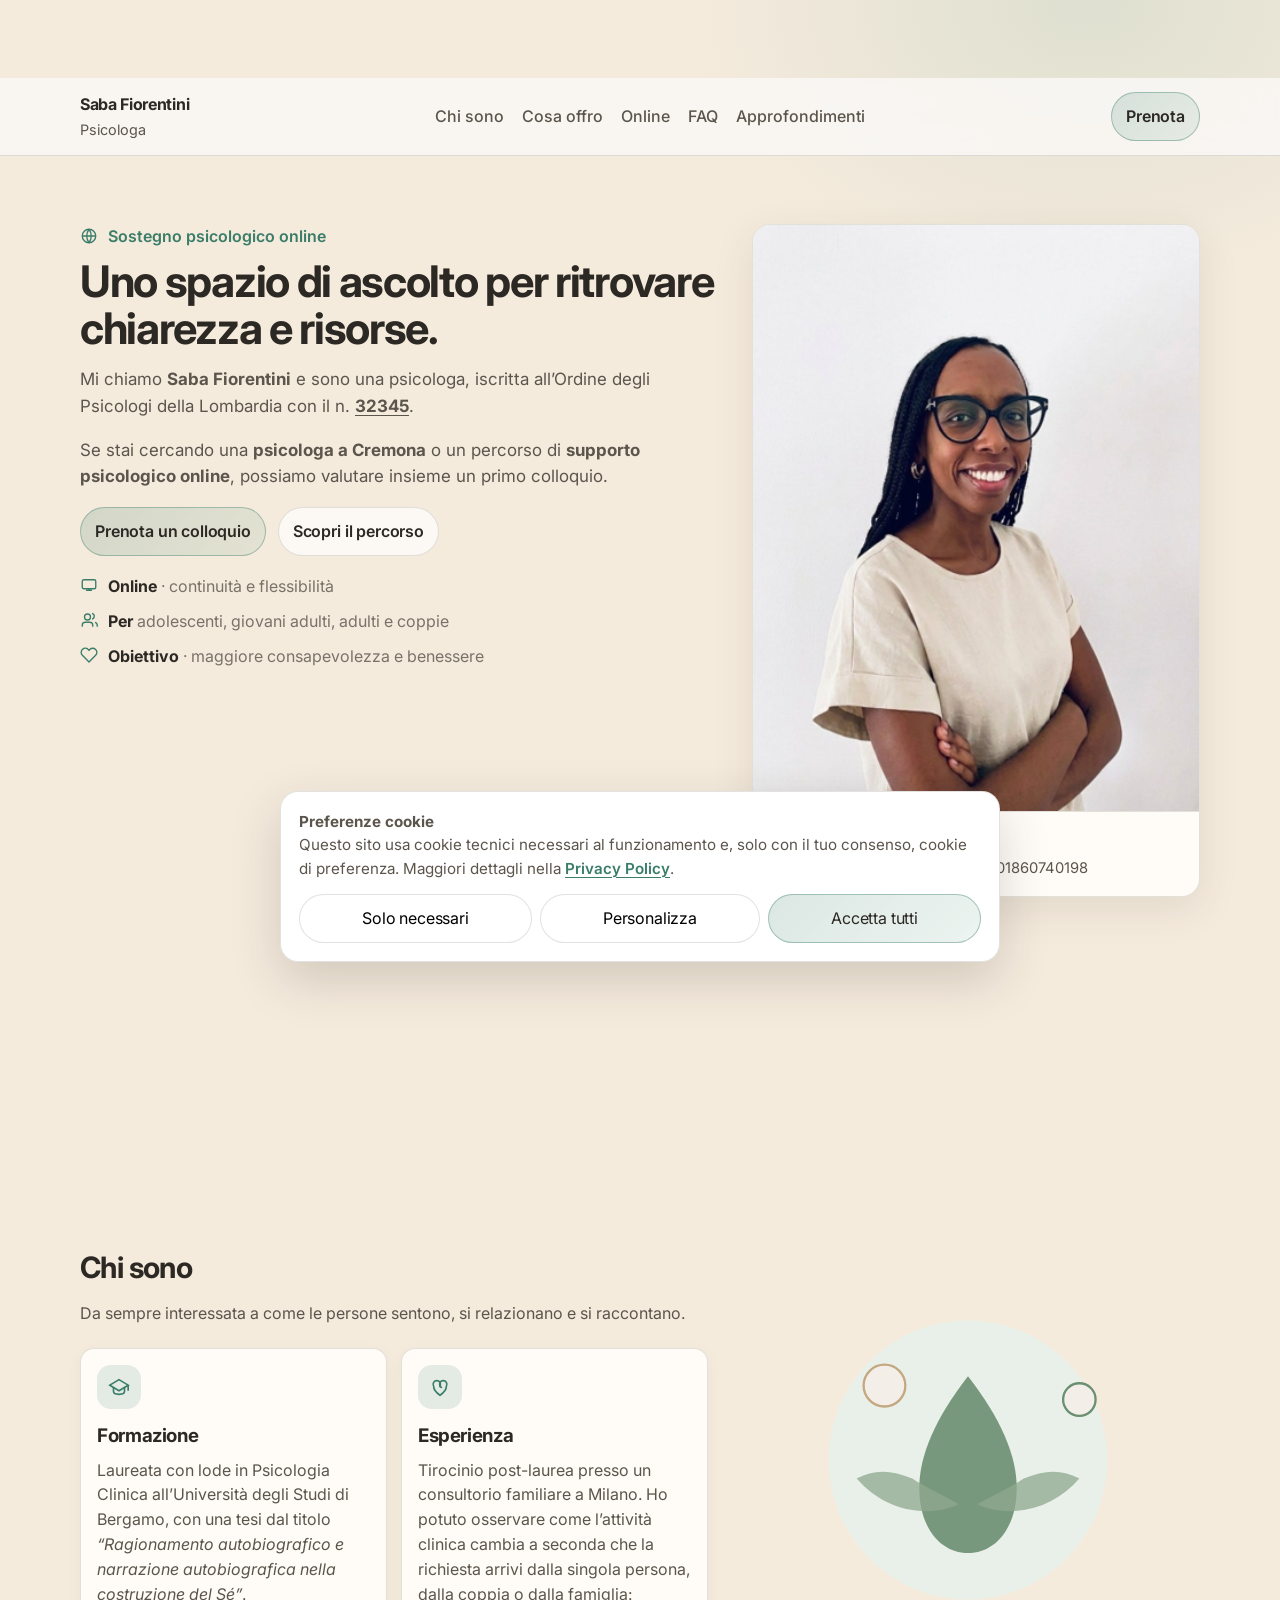
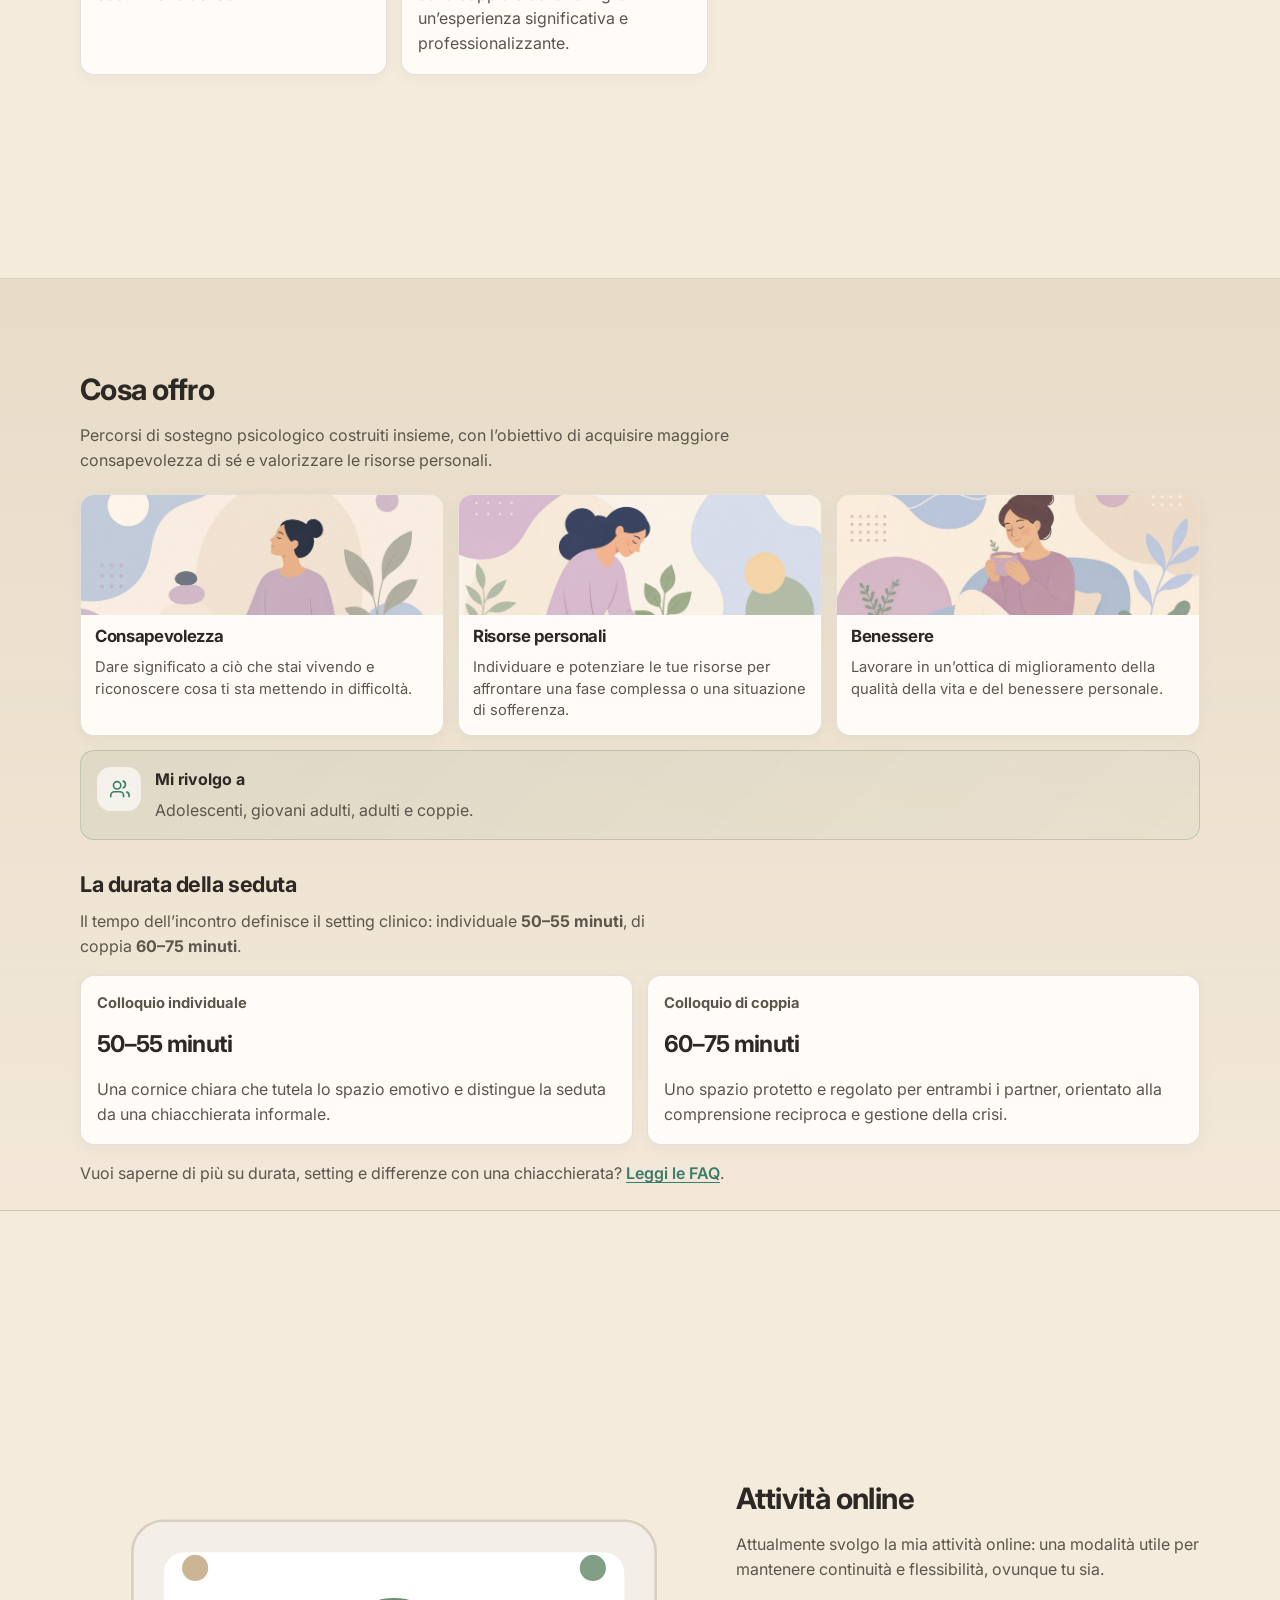
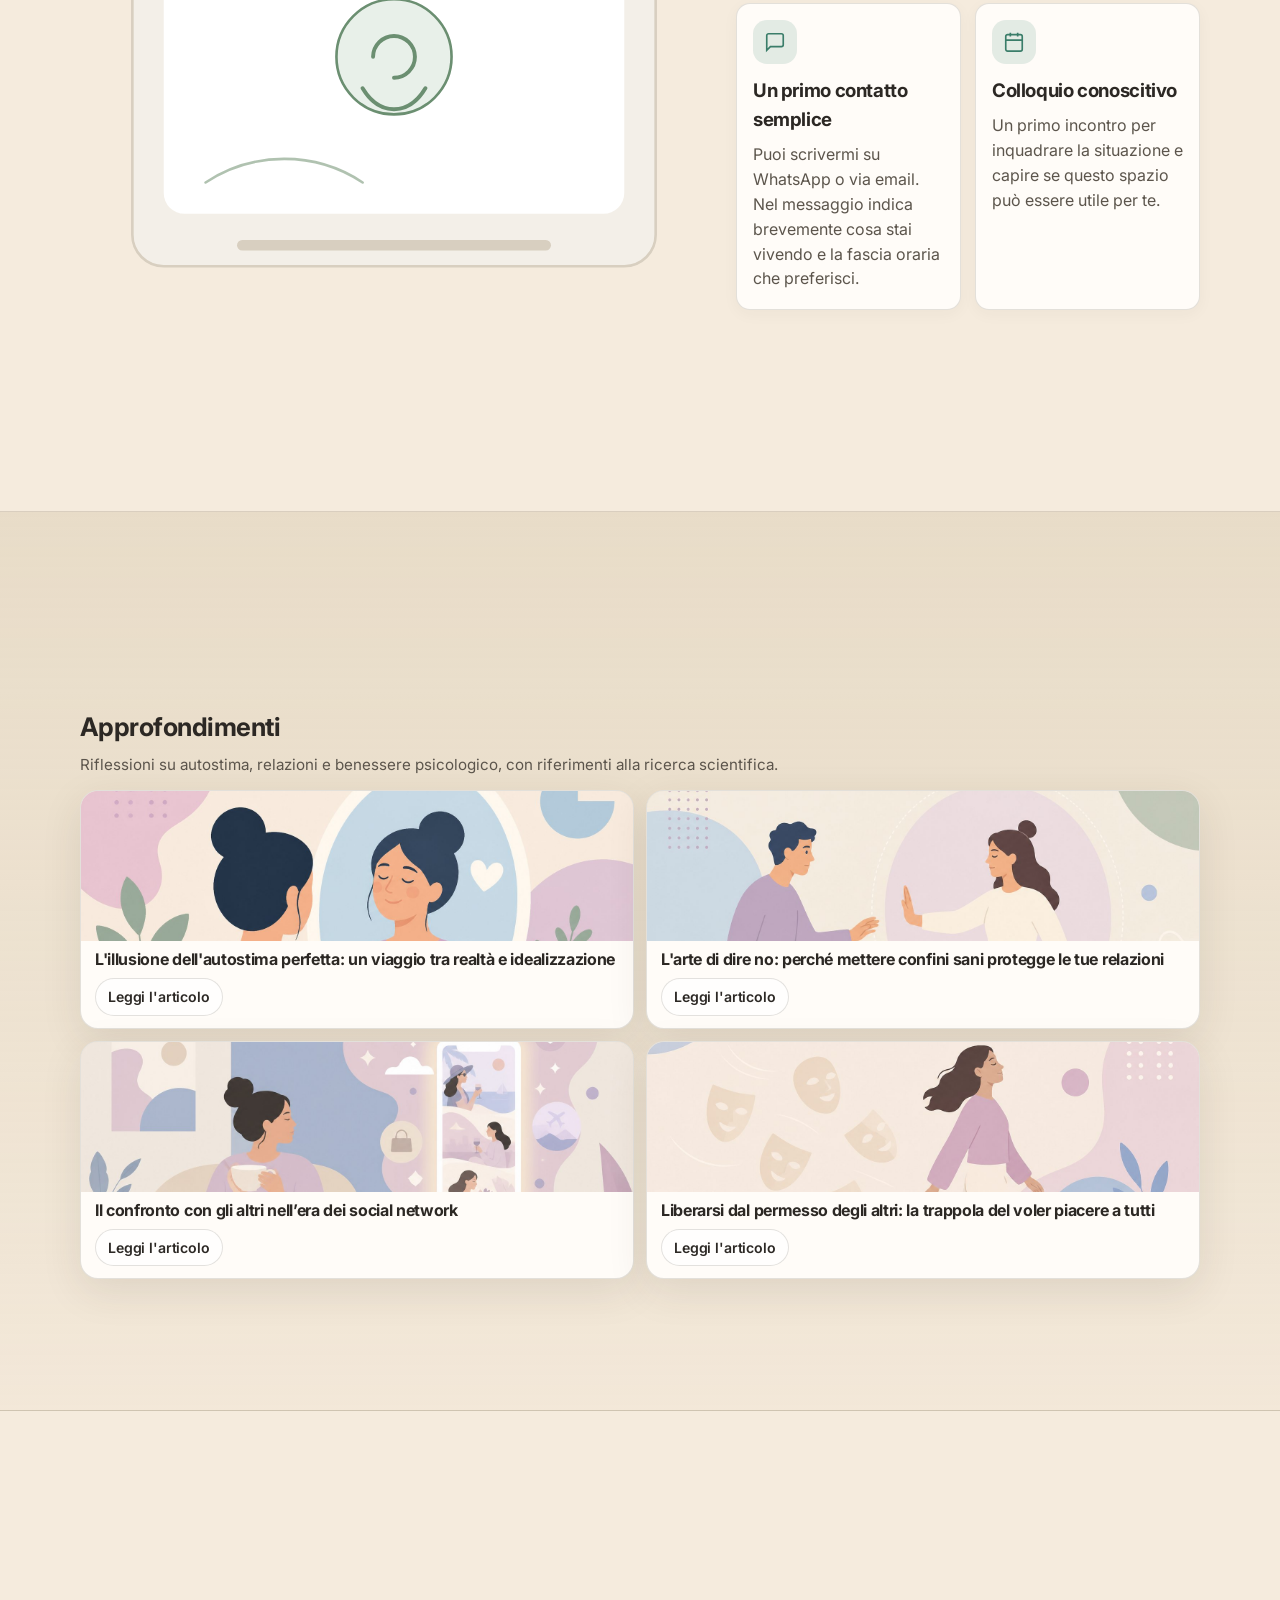
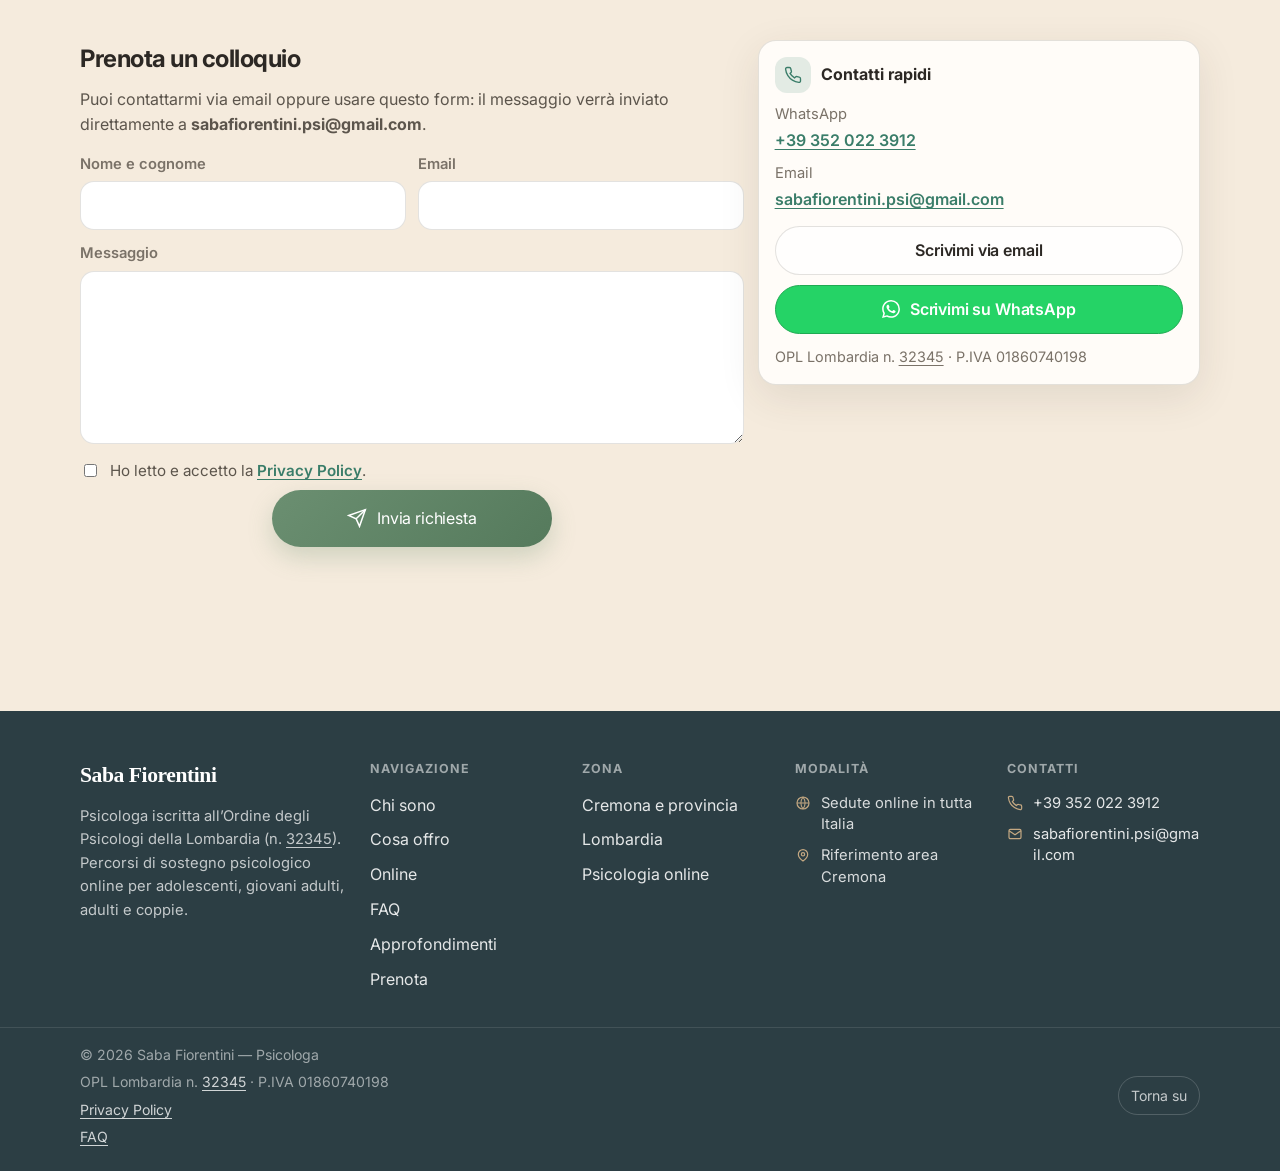
<file: index.html>
<!doctype html>
<html lang="it" class="no-js">
  <head>
    <!-- Meta, SEO e risorse esterne -->
    <meta charset="UTF-8" />
    <meta name="viewport" content="width=device-width, initial-scale=1" />
    <title>Psicologa a Cremona e online | Saba Fiorentini</title>
    <meta
      name="description"
      content="Saba Fiorentini, psicologa (OPL Lombardia n. 32345). Percorsi di sostegno psicologico online e per chi cerca una psicologa a Cremona: adolescenti, giovani adulti, adulti e coppie."
    />
    <link rel="canonical" href="https://www.sabafiorentinipsicologa.it/" />
    <link rel="sitemap" type="application/xml" href="https://www.sabafiorentinipsicologa.it/sitemap.xml" />
    <meta property="og:type" content="website" />
    <meta property="og:site_name" content="Saba Fiorentini — Psicologa" />
    <meta property="og:url" content="https://www.sabafiorentinipsicologa.it/" />
    <meta property="og:title" content="Psicologa a Cremona e online | Saba Fiorentini" />
    <meta
      property="og:description"
      content="Percorsi di sostegno psicologico online e per chi cerca una psicologa a Cremona. Adolescenti, giovani adulti, adulti e coppie."
    />
    <meta property="og:image" content="https://www.sabafiorentinipsicologa.it/assets/saba-fiorentini.png" />
    <meta property="og:image:alt" content="Saba Fiorentini, psicologa a Cremona e online" />
    <meta property="og:locale" content="it_IT" />
    <meta name="twitter:card" content="summary_large_image" />
    <meta name="twitter:title" content="Psicologa a Cremona e online | Saba Fiorentini" />
    <meta
      name="twitter:description"
      content="Percorsi di sostegno psicologico online e per chi cerca una psicologa a Cremona."
    />
    <meta name="twitter:image" content="https://www.sabafiorentinipsicologa.it/assets/saba-fiorentini.png" />
    <meta name="robots" content="index, follow, max-image-preview:large, max-snippet:-1" />
    <meta name="author" content="Saba Fiorentini" />
    <meta name="geo.region" content="IT-CR" />
    <meta name="geo.placename" content="Cremona" />
    <meta
      name="keywords"
      content="psicologa Cremona, psicologa online, sostegno psicologico, autostima, confini relazionali, confronto sociale, Saba Fiorentini, OPL Lombardia"
    />
    <meta name="theme-color" content="#faf8f5" />
    <link rel="preconnect" href="https://fonts.googleapis.com" />
    <link rel="preconnect" href="https://fonts.gstatic.com" crossorigin />
    <link
      href="https://fonts.googleapis.com/css2?family=Inter:wght@400;500;600;700&display=swap"
      rel="stylesheet"
    />
    <link rel="icon" href="./assets/favicon.png?v=6" type="image/png" sizes="192x192" />
    <link rel="icon" href="./assets/favicon.svg?v=6" type="image/svg+xml" />
    <link rel="apple-touch-icon" href="./assets/favicon.png?v=6" />
    <link rel="stylesheet" href="./styles.css" />
  </head>
  <body>
    <!-- Accessibilità: salta la navigazione -->
    <a class="skip-link" href="#contenuto">Vai al contenuto</a>

    <!-- Header sticky con menu desktop e hamburger mobile -->
    <header class="site-header">
      <div class="container header-inner">
        <a class="brand" href="#top" aria-label="Home">
          <span class="brand__name">Saba Fiorentini</span>
          <span class="brand__role">Psicologa</span>
        </a>

        <nav class="nav" id="nav-menu" aria-label="Navigazione principale">
          <a href="#chi-sono">Chi sono</a>
          <a href="#cosa-offro">Cosa offro</a>
          <a href="#online">Online</a>
          <a href="./faq.html">FAQ</a>
          <a href="#approfondimenti">Approfondimenti</a>
        </nav>

        <div class="header-actions">
          <button
            class="nav-toggle"
            type="button"
            aria-expanded="false"
            aria-controls="nav-menu"
            aria-label="Apri menu"
          >
            <span class="nav-toggle__bar"></span>
            <span class="nav-toggle__bar"></span>
            <span class="nav-toggle__bar"></span>
          </button>
          <a class="btn btn--primary header-cta" href="#prenota">Prenota</a>
        </div>
      </div>
    </header>

    <main id="contenuto">
      <!-- Hero: presentazione e call-to-action principali -->
      <section class="hero" id="top">
        <div class="container hero-inner">
          <div class="hero-copy">
            <p class="eyebrow">
              <svg class="eyebrow__icon" viewBox="0 0 24 24" fill="none" stroke="currentColor" stroke-width="1.8" aria-hidden="true"><circle cx="12" cy="12" r="9"/><path d="M3 12h18M12 3a15 15 0 010 18M12 3a15 15 0 000 18"/></svg>
              Sostegno psicologico online
            </p>
            <h1>Uno spazio di ascolto per ritrovare chiarezza e risorse.</h1>
            <p class="lead">
              Mi chiamo <strong>Saba Fiorentini</strong> e sono una psicologa,
              iscritta all’Ordine degli Psicologi della Lombardia con il n.
              <strong
                ><a
                  href="https://www.opl.it/psicologi/32345/Fiorentini-Saba"
                  target="_blank"
                  rel="noopener noreferrer"
                  >32345</a
                ></strong
              >.
            </p>
            <p class="lead">
              Se stai cercando una <strong>psicologa a Cremona</strong> o un
              percorso di <strong> supporto psicologico online</strong>, possiamo valutare
              insieme un primo colloquio.
            </p>

            <div class="hero-actions">
              <a class="btn btn--primary" href="#prenota">Prenota un colloquio</a>
              <a class="btn btn--ghost" href="#cosa-offro">Scopri il percorso</a>
            </div>

            <ul class="hero-highlights" aria-label="Informazioni principali">
              <li>
                <svg class="hero-highlights__icon" viewBox="0 0 24 24" fill="none" stroke="currentColor" stroke-width="1.8" aria-hidden="true"><rect x="3" y="5" width="18" height="12" rx="2"/><path d="M8 19h8M12 17v2"/></svg>
                <span><strong>Online</strong> · continuità e flessibilità</span>
              </li>
              <li>
                <svg class="hero-highlights__icon" viewBox="0 0 24 24" fill="none" stroke="currentColor" stroke-width="1.8" aria-hidden="true"><path d="M17 21v-2a4 4 0 00-4-4H7a4 4 0 00-4 4v2"/><circle cx="10" cy="8" r="4"/><path d="M23 21v-2a4 4 0 00-3-3.87M16 3.13a4 4 0 010 7.75"/></svg>
                <span><strong>Per</strong> adolescenti, giovani adulti, adulti e coppie</span>
              </li>
              <li>
                <svg class="hero-highlights__icon" viewBox="0 0 24 24" fill="none" stroke="currentColor" stroke-width="1.8" aria-hidden="true"><path d="M20.84 4.61a5.5 5.5 0 00-7.78 0L12 5.67l-1.06-1.06a5.5 5.5 0 00-7.78 7.78L12 21.23l8.84-8.84a5.5 5.5 0 000-7.78z"/></svg>
                <span><strong>Obiettivo</strong> · maggiore consapevolezza e benessere</span>
              </li>
            </ul>
          </div>

          <div class="hero-card" aria-label="Foto e dati professionali">
            <img
              class="hero-photo"
              src="./assets/saba-fiorentini.png"
              width="900"
              height="1100"
              alt="Saba Fiorentini, psicologa a Cremona e online"
              loading="eager"
              decoding="async"
            />
            <div class="hero-meta">
              <p class="hero-meta__name">Saba Fiorentini</p>
              <p class="hero-meta__detail">
                Psicologa · OPL n.
                <a
                  href="https://www.opl.it/psicologi/32345/Fiorentini-Saba"
                  target="_blank"
                  rel="noopener noreferrer"
                  >32345</a
                >
                · P.IVA 01860740198
              </p>
            </div>
          </div>
        </div>
      </section>

      <!-- Chi sono: formazione ed esperienza -->
      <section class="section" id="chi-sono">
        <div class="container">
          <div class="section-layout">
            <div class="section-layout__content">
              <div class="section-head">
                <h2>Chi sono</h2>
                <p>
                  Da sempre interessata a come le persone sentono, si relazionano e
                  si raccontano.
                </p>
              </div>

              <div class="grid grid--two">
                <div class="card card--icon">
                  <div class="card-icon" aria-hidden="true">
                    <svg viewBox="0 0 24 24" fill="none" stroke="currentColor" stroke-width="1.8"><path d="M22 10v6M2 10l10-6 10 6-10 6-10-6z"/><path d="M6 12v5c0 2 3 3 6 3s6-1 6-3v-5"/></svg>
                  </div>
                  <h3>Formazione</h3>
                  <p>
                    Laureata con lode in Psicologia Clinica all’Università degli
                    Studi di Bergamo, con una tesi dal titolo
                    <em
                      >“Ragionamento autobiografico e narrazione autobiografica nella
                      costruzione del Sé”</em
                    >.
                  </p>
                </div>

                <div class="card card--icon">
                  <div class="card-icon" aria-hidden="true">
                    <svg viewBox="0 0 24 24" fill="none" stroke="currentColor" stroke-width="1.8"><path d="M12 21s-7-4.5-7-10a4 4 0 117 0 4 4 0 117 0c0 5.5-7 10-7 10z"/><path d="M12 7v4l2 2"/></svg>
                  </div>
                  <h3>Esperienza</h3>
                  <p>
                    Tirocinio post-laurea presso un consultorio familiare a Milano.
                    Ho potuto osservare come l’attività clinica cambia a seconda che
                    la richiesta arrivi dalla singola persona, dalla coppia o dalla
                    famiglia: un’esperienza significativa e professionalizzante.
                  </p>
                </div>
              </div>
            </div>
            <div class="section-visual" aria-hidden="true">
              <img src="./assets/wellness-leaves.svg" alt="" width="400" height="320" loading="lazy" decoding="async" />
            </div>
          </div>
        </div>
      </section>

      <!-- Cosa offro: aree di intervento -->
      <section class="section section--alt" id="cosa-offro">
        <div class="container">
          <div class="section-head">
            <h2>Cosa offro</h2>
            <p>
              Percorsi di sostegno psicologico costruiti insieme, con l’obiettivo
              di acquisire maggiore consapevolezza di sé e valorizzare le risorse
              personali.
            </p>
          </div>

          <div class="grid grid--three">
            <div class="card card--photo">
              <img
                class="card__image"
                src="./assets/offerta/consapevolezza.jpg"
                alt=""
                width="600"
                height="450"
                loading="lazy"
              />
              <h3>Consapevolezza</h3>
              <p>
                Dare significato a ciò che stai vivendo e riconoscere cosa ti
                sta mettendo in difficoltà.
              </p>
            </div>
            <div class="card card--photo">
              <img
                class="card__image"
                src="./assets/offerta/risorse.jpg"
                alt=""
                width="600"
                height="450"
                loading="lazy"
              />
              <h3>Risorse personali</h3>
              <p>
                Individuare e potenziare le tue risorse per affrontare una fase
                complessa o una situazione di sofferenza.
              </p>
            </div>
            <div class="card card--photo">
              <img
                class="card__image"
                src="./assets/offerta/benessere.jpg"
                alt=""
                width="600"
                height="450"
                loading="lazy"
              />
              <h3>Benessere</h3>
              <p>
                Lavorare in un’ottica di miglioramento della qualità della vita
                e del benessere personale.
              </p>
            </div>
          </div>

          <div class="callout callout--icon">
            <div class="callout-icon" aria-hidden="true">
              <svg viewBox="0 0 24 24" fill="none" stroke="currentColor" stroke-width="1.8"><path d="M17 21v-2a4 4 0 00-4-4H7a4 4 0 00-4 4v2"/><circle cx="10" cy="8" r="4"/><path d="M23 21v-2a4 4 0 00-3-3.87M16 3.13a4 4 0 010 7.75"/></svg>
            </div>
            <div>
              <p class="callout__title">Mi rivolgo a</p>
              <p class="callout__body">
                Adolescenti, giovani adulti, adulti e coppie.
              </p>
            </div>
          </div>

          <div class="session-info">
            <div class="section-head section-head--nested">
              <h3>La durata della seduta</h3>
              <p>
                Il tempo dell’incontro definisce il setting clinico: individuale
                <strong>50–55 minuti</strong>, di coppia <strong>60–75 minuti</strong>.
              </p>
            </div>
            <div class="grid grid--two">
              <article class="card session-card">
                <p class="session-card__label">Colloquio individuale</p>
                <h4 class="session-card__duration">50–55 minuti</h4>
                <p>
                  Una cornice chiara che tutela lo spazio emotivo e distingue la
                  seduta da una chiacchierata informale.
                </p>
              </article>
              <article class="card session-card">
                <p class="session-card__label">Colloquio di coppia</p>
                <h4 class="session-card__duration">60–75 minuti</h4>
                <p>
                  Uno spazio protetto e regolato per entrambi i partner, orientato
                  alla comprensione reciproca e gestione della crisi.
                </p>
              </article>
            </div>
            <p class="session-info__more">
              Vuoi saperne di più su durata, setting e differenze con una
              chiacchierata?
              <a href="./faq.html#durata-seduta">Leggi le FAQ</a>.
            </p>
          </div>
        </div>
      </section>

      <!-- Attività online -->
      <section class="section" id="online">
        <div class="container">
          <div class="section-layout section-layout--reverse">
            <div class="section-layout__content">
              <div class="section-head">
                <h2>Attività online</h2>
                <p>
                  Attualmente svolgo la mia attività online: una modalità utile per
                  mantenere continuità e flessibilità, ovunque tu sia.
                </p>
              </div>

              <div class="grid grid--two">
                <div class="card card--icon">
                  <div class="card-icon" aria-hidden="true">
                    <svg viewBox="0 0 24 24" fill="none" stroke="currentColor" stroke-width="1.8"><path d="M21 15a2 2 0 01-2 2H7l-4 4V5a2 2 0 012-2h14a2 2 0 012 2z"/></svg>
                  </div>
                  <h3>Un primo contatto semplice</h3>
                  <p>
                    Puoi scrivermi su WhatsApp o via email. Nel messaggio indica
                    brevemente cosa stai vivendo e la fascia oraria che preferisci.
                  </p>
                </div>
                <div class="card card--icon">
                  <div class="card-icon" aria-hidden="true">
                    <svg viewBox="0 0 24 24" fill="none" stroke="currentColor" stroke-width="1.8"><rect x="3" y="4" width="18" height="18" rx="2"/><path d="M16 2v4M8 2v4M3 10h18"/></svg>
                  </div>
                  <h3>Colloquio conoscitivo</h3>
                  <p>
                    Un primo incontro per inquadrare la situazione e capire se questo
                    spazio può essere utile per te.
                  </p>
                </div>
              </div>
            </div>
            <div class="section-visual">
              <img src="./assets/online-session.svg" alt="Illustrazione di un colloquio psicologico online" width="480" height="360" loading="lazy" decoding="async" />
            </div>
          </div>
        </div>
      </section>

      <!-- Approfondimenti: card statiche (foto + titolo) -->
      <section class="section section--alt" id="approfondimenti">
        <div class="container">
          <div class="section-head">
            <h2>Approfondimenti</h2>
            <p>
              Riflessioni su autostima, relazioni e benessere psicologico, con
              riferimenti alla ricerca scientifica.
            </p>
          </div>
          <div class="posts-grid" id="posts-list">
            <a class="post-card" href="./autostima.html">
              <img
                class="post-card__image"
                src="./assets/posts/autostima.jpg"
                alt=""
                width="600"
                height="450"
                loading="lazy"
              />
              <h3 class="post-card__title">
                L'illusione dell'autostima perfetta: un viaggio tra realtà e
                idealizzazione
              </h3>
              <span class="btn btn--ghost post-card__btn">Leggi l'articolo</span>
            </a>
            <a class="post-card" href="./confini-relazionali.html">
              <img
                class="post-card__image"
                src="./assets/posts/confini-relazionali.jpg"
                alt=""
                width="600"
                height="450"
                loading="lazy"
              />
              <h3 class="post-card__title">
                L'arte di dire no: perché mettere confini sani protegge le tue
                relazioni
              </h3>
              <span class="btn btn--ghost post-card__btn">Leggi l'articolo</span>
            </a>
            <a class="post-card" href="./confronto-social.html">
              <img
                class="post-card__image"
                src="./assets/posts/confronto-social.jpg"
                alt=""
                width="600"
                height="450"
                loading="lazy"
              />
              <h3 class="post-card__title">
                Il confronto con gli altri nell’era dei social network
              </h3>
              <span class="btn btn--ghost post-card__btn">Leggi l'articolo</span>
            </a>
            <a class="post-card" href="./voler-piacere-a-tutti.html">
              <img
                class="post-card__image"
                src="./assets/posts/voler-piacere-a-tutti.jpg"
                alt=""
                width="600"
                height="450"
                loading="lazy"
              />
              <h3 class="post-card__title">
                Liberarsi dal permesso degli altri: la trappola del voler
                piacere a tutti
              </h3>
              <span class="btn btn--ghost post-card__btn">Leggi l'articolo</span>
            </a>
          </div>
        </div>
      </section>

      <!-- Prenota: form contatti (FormSubmit) + contatti rapidi desktop -->
      <section class="section" id="prenota">
        <div class="container">
          <div class="cta">
            <div class="cta-copy">
              <h2>Prenota un colloquio</h2>
              <p>
                Puoi contattarmi via email oppure usare questo form: il messaggio
                verrà inviato direttamente a
                <strong>sabafiorentini.psi@gmail.com</strong>.
              </p>
              <form
                class="form"
                id="contact-form"
                action="https://formsubmit.co/sabafiorentini.psi@gmail.com"
                method="POST"
              >
                <input type="hidden" name="_subject" value="Richiesta dal sito - Saba Fiorentini" />
                <input type="hidden" name="_captcha" value="false" />
                <input type="hidden" name="_template" value="table" />
                <input type="hidden" name="_next" value="./grazie.html" />
                <input type="text" name="_honey" tabindex="-1" autocomplete="off" class="honey" aria-hidden="true" />

                <div class="form-grid">
                  <label class="field">
                    <span>Nome e cognome</span>
                    <input name="nome" type="text" autocomplete="name" required />
                  </label>
                  <label class="field">
                    <span>Email</span>
                    <input name="email" type="email" autocomplete="email" required />
                  </label>
                </div>

                <label class="field">
                  <span>Messaggio</span>
                  <textarea name="messaggio" rows="6" required></textarea>
                </label>

                <label class="consent">
                  <input type="checkbox" name="privacy" value="accettata" required />
                  <span>
                    Ho letto e accetto la
                    <a href="./privacy.html" target="_blank" rel="noopener">Privacy Policy</a>.
                  </span>
                </label>

                <div class="cta-actions">
                  <button class="btn btn--submit" type="submit" id="contact-submit">
                    <svg class="btn__icon" viewBox="0 0 24 24" fill="none" stroke="currentColor" stroke-width="1.8" aria-hidden="true">
                      <path d="M22 2L11 13" />
                      <path d="M22 2L15 22l-4-9-9-4 20-7z" />
                    </svg>
                    <span data-submit-label>Invia richiesta</span>
                  </button>
                </div>
                <p class="form-status" id="form-status" role="status" aria-live="polite" hidden></p>
              </form>
            </div>
            <div class="cta-card">
              <div class="cta-card__header">
                <div class="card-icon card-icon--small" aria-hidden="true">
                  <svg viewBox="0 0 24 24" fill="none" stroke="currentColor" stroke-width="1.8"><path d="M22 16.92v3a2 2 0 01-2.18 2 19.79 19.79 0 01-8.63-3.07 19.5 19.5 0 01-6-6A19.79 19.79 0 012.12 4.18 2 2 0 014.11 2h3a2 2 0 012 1.72c.127.96.361 1.903.7 2.81a2 2 0 01-.45 2.11L8.09 9.91a16 16 0 006 6l1.27-1.27a2 2 0 012.11-.45c.907.339 1.85.573 2.81.7A2 2 0 0122 16.92z"/></svg>
                </div>
                <p class="cta-card__kicker">Contatti rapidi</p>
              </div>
              <ul class="cta-card__list">
                <li>
                  <span>WhatsApp</span>
                  <a href="https://wa.me/393520223912" target="_blank" rel="noreferrer"
                    >+39 352 022 3912</a
                  >
                </li>
                <li>
                  <span>Email</span>
                  <a href="mailto:sabafiorentini.psi@gmail.com"
                    >sabafiorentini.psi@gmail.com</a
                  >
                </li>
              </ul>
              <div class="cta-card__actions">
                <a class="btn btn--ghost" href="mailto:sabafiorentini.psi@gmail.com"
                  >Scrivimi via email</a
                >
                <a
                  class="btn btn--whatsapp"
                  href="https://wa.me/393520223912"
                  target="_blank"
                  rel="noreferrer"
                  ><svg class="btn__icon" viewBox="0 0 24 24" fill="currentColor" aria-hidden="true"><path d="M17.472 14.382c-.297-.149-1.758-.867-2.03-.967-.273-.099-.471-.148-.67.15-.197.297-.767.966-.94 1.164-.173.199-.347.223-.644.075-.297-.15-1.255-.463-2.39-1.475-.883-.788-1.48-1.761-1.653-2.059-.173-.297-.018-.458.13-.606.134-.133.298-.347.446-.52.149-.174.198-.298.298-.497.099-.198.05-.371-.025-.52-.075-.149-.669-1.612-.916-2.207-.242-.579-.487-.5-.669-.51-.173-.008-.371-.01-.57-.01-.198 0-.52.074-.792.372-.272.297-1.04 1.016-1.04 2.479 0 1.462 1.065 2.875 1.213 3.074.149.198 2.096 3.2 5.077 4.487.709.306 1.262.489 1.694.625.712.227 1.36.195 1.871.118.571-.085 1.758-.719 2.006-1.413.248-.694.248-1.289.173-1.413-.074-.124-.272-.198-.57-.347m-5.421 7.403h-.004a9.87 9.87 0 01-5.031-1.378l-.361-.214-3.741.982.998-3.648-.235-.374a9.86 9.86 0 01-1.51-5.26c.001-5.45 4.436-9.884 9.888-9.884 2.64 0 5.122 1.03 6.988 2.898a9.825 9.825 0 012.893 6.994c-.003 5.45-4.435 9.884-9.885 9.884m8.413-18.297A11.815 11.815 0 0012.05 0C5.495 0 .16 5.335.157 11.892c0 2.096.547 4.142 1.588 5.945L.057 24l6.305-1.654a11.882 11.882 0 005.683 1.448h.005c6.554 0 11.89-5.335 11.893-11.893a11.821 11.821 0 00-3.48-8.413z"/></svg>Scrivimi su WhatsApp</a
                >
              </div>
              <p class="cta-card__note">
                OPL Lombardia n.
                <a
                  href="https://www.opl.it/psicologi/32345/Fiorentini-Saba"
                  target="_blank"
                  rel="noopener noreferrer"
                  >32345</a
                >
                · P.IVA 01860740198
              </p>
            </div>
          </div>
        </div>
      </section>
    </main>

    <!-- Footer multi-colonna -->
    <footer class="site-footer">
      <div class="container footer-back-top">
        <a class="footer-back-top__link" href="#top">Torna su</a>
      </div>
      <div class="container footer-grid">
        <div class="footer-brand">
          <p class="footer-brand__name">Saba Fiorentini</p>
          <p class="footer-brand__text">
            Psicologa iscritta all’Ordine degli Psicologi della Lombardia (n.
            <a
              href="https://www.opl.it/psicologi/32345/Fiorentini-Saba"
              target="_blank"
              rel="noopener noreferrer"
              >32345</a
            >).
            Percorsi di sostegno psicologico online per adolescenti, giovani adulti, adulti e coppie.
          </p>
        </div>

        <div class="footer-col">
          <p class="footer-col__title">Navigazione</p>
          <ul class="footer-links">
            <li><a href="#chi-sono">Chi sono</a></li>
            <li><a href="#cosa-offro">Cosa offro</a></li>
            <li><a href="#online">Online</a></li>
            <li><a href="./faq.html">FAQ</a></li>
            <li><a href="#approfondimenti">Approfondimenti</a></li>
            <li><a href="#prenota">Prenota</a></li>
          </ul>
        </div>

        <div class="footer-col">
          <p class="footer-col__title">Zona</p>
          <ul class="footer-links">
            <li>Cremona e provincia</li>
            <li>Lombardia</li>
            <li>Psicologia online</li>
          </ul>
        </div>

        <div class="footer-col">
          <p class="footer-col__title">Modalità</p>
          <ul class="footer-links footer-links--icons">
            <li>
              <svg class="footer-icon" viewBox="0 0 24 24" fill="none" stroke="currentColor" stroke-width="1.8" aria-hidden="true"><circle cx="12" cy="12" r="9"/><path d="M3 12h18M12 3a15 15 0 010 18M12 3a15 15 0 000 18"/></svg>
              Sedute online in tutta Italia
            </li>
            <li>
              <svg class="footer-icon" viewBox="0 0 24 24" fill="none" stroke="currentColor" stroke-width="1.8" aria-hidden="true"><path d="M12 21s7-4.5 7-10a7 7 0 10-14 0c0 5.5 7 10 7 10z"/><circle cx="12" cy="11" r="2.5"/></svg>
              Riferimento area Cremona
            </li>
          </ul>
        </div>

        <div class="footer-col">
          <p class="footer-col__title">Contatti</p>
          <ul class="footer-links footer-links--icons">
            <li>
              <svg class="footer-icon" viewBox="0 0 24 24" fill="none" stroke="currentColor" stroke-width="1.8" aria-hidden="true"><path d="M22 16.92v3a2 2 0 01-2.18 2 19.79 19.79 0 01-8.63-3.07 19.5 19.5 0 01-6-6A19.79 19.79 0 012.12 4.18 2 2 0 014.11 2h3a2 2 0 012 1.72c.127.96.361 1.903.7 2.81a2 2 0 01-.45 2.11L8.09 9.91a16 16 0 006 6l1.27-1.27a2 2 0 012.11-.45c.907.339 1.85.573 2.81.7A2 2 0 0122 16.92z"/></svg>
              <a href="tel:+393520223912">+39 352 022 3912</a>
            </li>
            <li>
              <svg class="footer-icon" viewBox="0 0 24 24" fill="none" stroke="currentColor" stroke-width="1.8" aria-hidden="true"><rect x="3" y="5" width="18" height="14" rx="2"/><path d="M3 7l9 6 9-6"/></svg>
              <a href="mailto:sabafiorentini.psi@gmail.com">sabafiorentini.psi@gmail.com</a>
            </li>
          </ul>
        </div>
      </div>

      <div class="footer-bottom">
        <div class="container footer-bottom__inner">
          <p class="footer-bottom__copy">
            <span>© <span id="year"></span> Saba Fiorentini — Psicologa</span>
            <span
              >OPL Lombardia n.
              <a
                href="https://www.opl.it/psicologi/32345/Fiorentini-Saba"
                target="_blank"
                rel="noopener noreferrer"
                >32345</a
              >
              · P.IVA 01860740198</span
            >
            <a href="./privacy.html">Privacy Policy</a>
            <a href="./faq.html">FAQ</a>
          </p>
          <a class="footer-bottom__link" href="#top">Torna su</a>
        </div>
      </div>
    </footer>

    <!-- Barra contatti fissa su mobile (visibile solo in sezione Prenota) -->
    <div class="mobile-dock" aria-hidden="true">
      <a
        class="mobile-dock__btn mobile-dock__btn--whatsapp"
        href="https://wa.me/393520223912"
        target="_blank"
        rel="noreferrer"
      >
        <svg class="btn__icon" viewBox="0 0 24 24" fill="currentColor" aria-hidden="true"><path d="M17.472 14.382c-.297-.149-1.758-.867-2.03-.967-.273-.099-.471-.148-.67.15-.197.297-.767.966-.94 1.164-.173.199-.347.223-.644.075-.297-.15-1.255-.463-2.39-1.475-.883-.788-1.48-1.761-1.653-2.059-.173-.297-.018-.458.13-.606.134-.133.298-.347.446-.52.149-.174.198-.298.298-.497.099-.198.05-.371-.025-.52-.075-.149-.669-1.612-.916-2.207-.242-.579-.487-.5-.669-.51-.173-.008-.371-.01-.57-.01-.198 0-.52.074-.792.372-.272.297-1.04 1.016-1.04 2.479 0 1.462 1.065 2.875 1.213 3.074.149.198 2.096 3.2 5.077 4.487.709.306 1.262.489 1.694.625.712.227 1.36.195 1.871.118.571-.085 1.758-.719 2.006-1.413.248-.694.248-1.289.173-1.413-.074-.124-.272-.198-.57-.347m-5.421 7.403h-.004a9.87 9.87 0 01-5.031-1.378l-.361-.214-3.741.982.998-3.648-.235-.374a9.86 9.86 0 01-1.51-5.26c.001-5.45 4.436-9.884 9.888-9.884 2.64 0 5.122 1.03 6.988 2.898a9.825 9.825 0 012.893 6.994c-.003 5.45-4.435 9.884-9.885 9.884m8.413-18.297A11.815 11.815 0 0012.05 0C5.495 0 .16 5.335.157 11.892c0 2.096.547 4.142 1.588 5.945L.057 24l6.305-1.654a11.882 11.882 0 005.683 1.448h.005c6.554 0 11.89-5.335 11.893-11.893a11.821 11.821 0 00-3.48-8.413z"/></svg>
        WhatsApp · risposta in 24h
      </a>
      <a class="mobile-dock__btn mobile-dock__btn--email" href="mailto:sabafiorentini.psi@gmail.com">
        Scrivimi
      </a>
    </div>

    </div>

    <!-- Banner cookie e preferenze -->
    <div class="cookie-banner" id="cookie-banner" hidden>
      <div class="cookie-banner__inner">
        <div class="cookie-banner__copy">
          <p class="cookie-banner__title">Preferenze cookie</p>
          <p>
            Questo sito usa cookie tecnici necessari al funzionamento e, solo con il tuo consenso,
            cookie di preferenza. Maggiori dettagli nella
            <a href="./privacy.html#cookie">Privacy Policy</a>.
          </p>
        </div>
        <div class="cookie-banner__actions">
          <button class="btn btn--ghost cookie-banner__btn" type="button" data-cookie-action="necessary">
            Solo necessari
          </button>
          <button class="btn btn--ghost cookie-banner__btn" type="button" data-cookie-action="customize">
            Personalizza
          </button>
          <button class="btn btn--primary cookie-banner__btn" type="button" data-cookie-action="accept">
            Accetta tutti
          </button>
        </div>
        <div class="cookie-panel" id="cookie-panel" hidden>
          <label class="cookie-option">
            <input type="checkbox" checked disabled />
            <span><strong>Necessari</strong> — essenziali per sicurezza, form e salvataggio delle tue scelte.</span>
          </label>
          <label class="cookie-option">
            <input type="checkbox" id="cookie-preferences" />
            <span><strong>Preferenze</strong> — ricordano impostazioni non essenziali del sito.</span>
          </label>
          <button class="btn btn--primary cookie-banner__btn" type="button" data-cookie-action="save">
            Salva preferenze
          </button>
        </div>
      </div>
    </div>

    <script src="./js/config.js" defer></script>
    <script src="./js/main.js" defer></script>
    <!-- Dati strutturati Schema.org per motori di ricerca -->
    <script type="application/ld+json">
      {
        "@context": "https://schema.org",
        "@graph": [
          {
            "@type": "WebSite",
            "@id": "https://www.sabafiorentinipsicologa.it/#website",
            "url": "https://www.sabafiorentinipsicologa.it/",
            "name": "Saba Fiorentini — Psicologa",
            "inLanguage": "it-IT"
          },
          {
            "@type": "WebPage",
            "@id": "https://www.sabafiorentinipsicologa.it/#webpage",
            "url": "https://www.sabafiorentinipsicologa.it/",
            "name": "Psicologa a Cremona e online | Saba Fiorentini",
            "description": "Saba Fiorentini, psicologa (OPL Lombardia n. 32345). Percorsi di sostegno psicologico online e per chi cerca una psicologa a Cremona.",
            "isPartOf": { "@id": "https://www.sabafiorentinipsicologa.it/#website" },
            "about": { "@id": "https://www.sabafiorentinipsicologa.it/#psychologist" },
            "inLanguage": "it-IT"
          },
          {
            "@type": ["Psychologist", "Person"],
            "@id": "https://www.sabafiorentinipsicologa.it/#psychologist",
            "name": "Saba Fiorentini",
            "jobTitle": "Psicologa",
            "url": "https://www.sabafiorentinipsicologa.it/",
            "image": "https://www.sabafiorentinipsicologa.it/assets/saba-fiorentini.png",
            "email": "sabafiorentini.psi@gmail.com",
            "telephone": "+393520223912",
            "description": "Psicologa iscritta all'Ordine degli Psicologi della Lombardia (n. 32345). Sostegno psicologico online per adolescenti, giovani adulti, adulti e coppie.",
            "areaServed": [
              { "@type": "City", "name": "Cremona" },
              { "@type": "AdministrativeArea", "name": "Lombardia" },
              "Online"
            ],
            "address": {
              "@type": "PostalAddress",
              "addressLocality": "Cremona",
              "addressRegion": "Lombardia",
              "addressCountry": "IT"
            },
            "hasCredential": {
              "@type": "EducationalOccupationalCredential",
              "credentialCategory": "Ordine degli Psicologi della Lombardia",
              "identifier": "32345",
              "url": "https://www.opl.it/psicologi/32345/Fiorentini-Saba"
            },
            "sameAs": [
              "https://www.opl.it/psicologi/32345/Fiorentini-Saba"
            ],
            "alumniOf": {
              "@type": "CollegeOrUniversity",
              "name": "Università degli Studi di Bergamo"
            },
            "knowsAbout": [
              "Psicologia clinica",
              "Sostegno psicologico online",
              "Counseling di coppia",
              "Psicologia degli adolescenti",
              "Autostima",
              "Confini relazionali",
              "Assertività",
              "Confronto sociale"
            ],
            "isAcceptingNewPatients": true
          },
          {
            "@type": "BlogPosting",
            "@id": "https://www.sabafiorentinipsicologa.it/autostima.html",
            "headline": "L'illusione dell'autostima perfetta: un viaggio tra realtà e idealizzazione",
            "description": "L'autostima come valutazione del proprio valore personale, tra culto della performance e Teoria della Discrepanza del Sé.",
            "datePublished": "2026-07-14",
            "dateModified": "2026-08-15",
            "inLanguage": "it-IT",
            "author": { "@id": "https://www.sabafiorentinipsicologa.it/#psychologist" },
            "publisher": { "@id": "https://www.sabafiorentinipsicologa.it/#psychologist" },
            "mainEntityOfPage": "https://www.sabafiorentinipsicologa.it/autostima.html",
            "keywords": ["autostima", "sé ideale", "perfezionismo", "sostegno psicologico"]
          },
          {
            "@type": "BlogPosting",
            "@id": "https://www.sabafiorentinipsicologa.it/confini-relazionali.html",
            "headline": "L'arte di dire no: perché mettere confini sani protegge le tue relazioni",
            "description": "Confini relazionali e comunicazione assertiva per proteggere benessere emotivo e qualità dei legami.",
            "datePublished": "2026-07-14",
            "dateModified": "2026-08-15",
            "inLanguage": "it-IT",
            "author": { "@id": "https://www.sabafiorentinipsicologa.it/#psychologist" },
            "publisher": { "@id": "https://www.sabafiorentinipsicologa.it/#psychologist" },
            "mainEntityOfPage": "https://www.sabafiorentinipsicologa.it/confini-relazionali.html",
            "keywords": ["confini relazionali", "assertività", "dire di no"]
          },
          {
            "@type": "BlogPosting",
            "@id": "https://www.sabafiorentinipsicologa.it/confronto-social.html",
            "headline": "Il confronto con gli altri nell’era dei social network",
            "description": "Confronto sociale online, FOMO e impatto di social media su autostima e immagine corporea.",
            "datePublished": "2026-07-14",
            "dateModified": "2026-08-15",
            "inLanguage": "it-IT",
            "author": { "@id": "https://www.sabafiorentinipsicologa.it/#psychologist" },
            "publisher": { "@id": "https://www.sabafiorentinipsicologa.it/#psychologist" },
            "mainEntityOfPage": "https://www.sabafiorentinipsicologa.it/confronto-social.html",
            "keywords": ["confronto sociale", "social network", "FOMO", "autostima"]
          },
          {
            "@type": "BlogPosting",
            "@id": "https://www.sabafiorentinipsicologa.it/voler-piacere-a-tutti.html",
            "headline": "Liberarsi dal permesso degli altri: la trappola del voler piacere a tutti",
            "description": "Dipendenza dall'approvazione altrui, locus of control esterno e benessere psicologico.",
            "datePublished": "2026-07-14",
            "dateModified": "2026-08-15",
            "inLanguage": "it-IT",
            "author": { "@id": "https://www.sabafiorentinipsicologa.it/#psychologist" },
            "publisher": { "@id": "https://www.sabafiorentinipsicologa.it/#psychologist" },
            "mainEntityOfPage": "https://www.sabafiorentinipsicologa.it/voler-piacere-a-tutti.html",
            "keywords": ["approvazione sociale", "locus of control", "ansia sociale"]
          }
        ]
      }
    </script>
  </body>
</html>
</file>
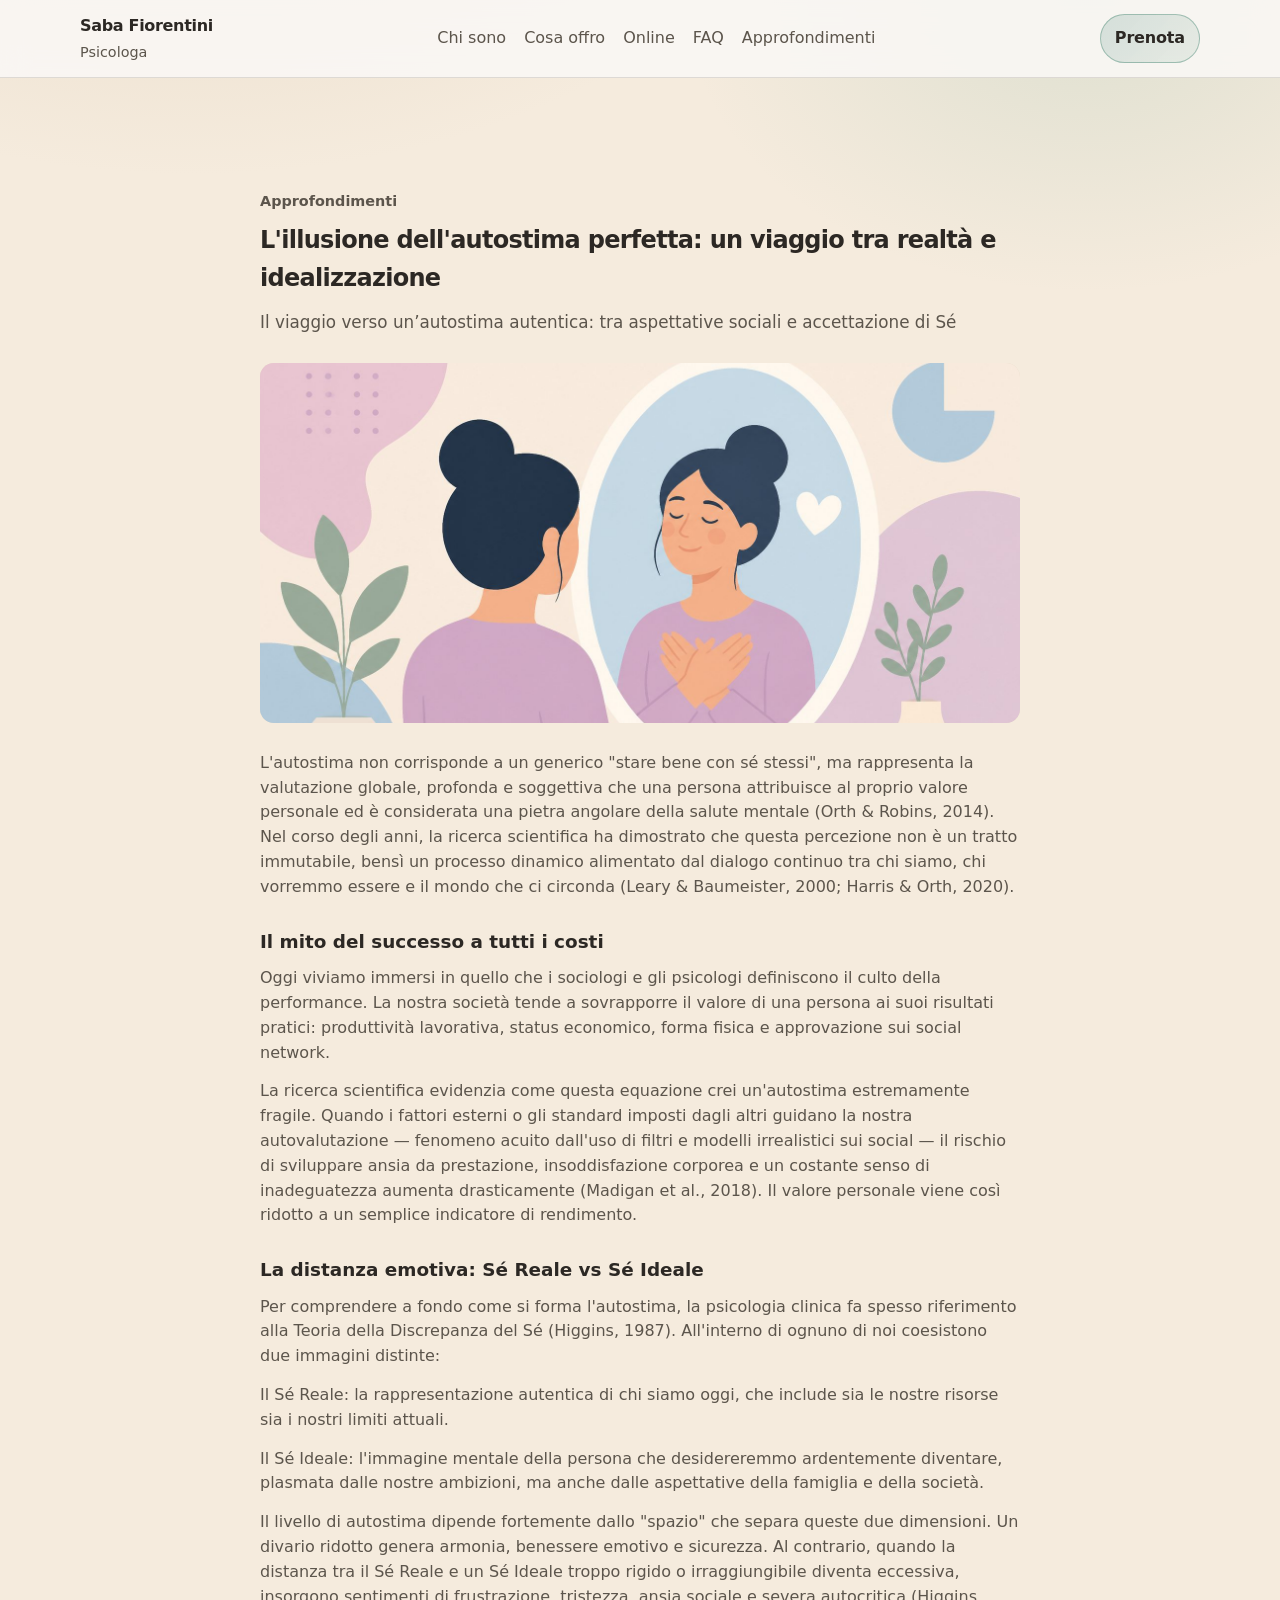
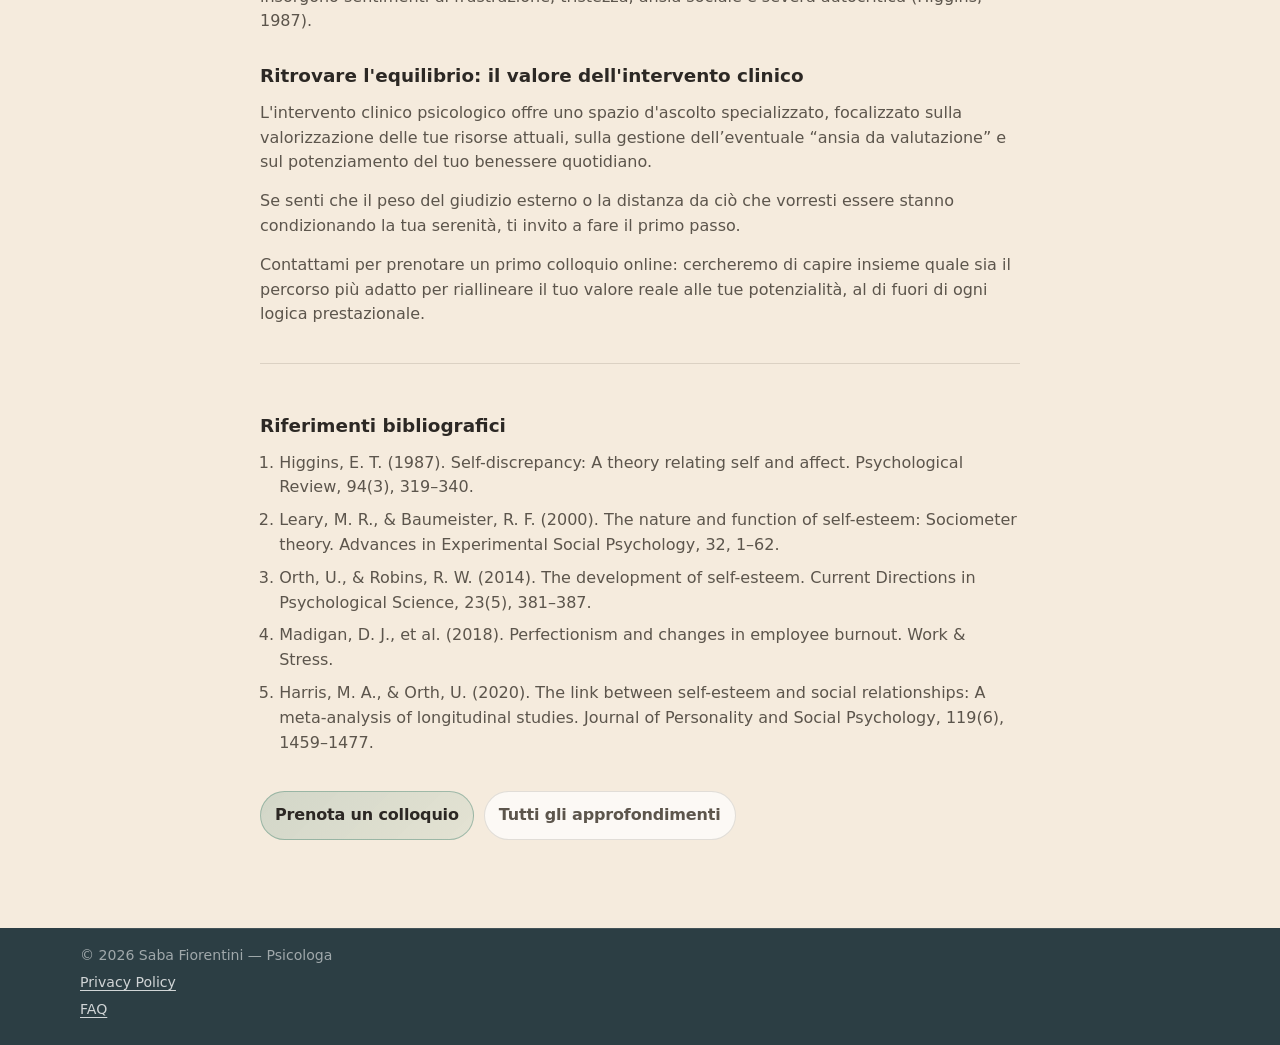
<file: autostima.html>
<!doctype html>
<html lang="it">
  <head>
    <meta charset="UTF-8" />
    <meta name="viewport" content="width=device-width, initial-scale=1" />
    <title>L'illusione dell'autostima perfetta: un viaggio tra realtà e idealizzazione | Saba Fiorentini</title>
    <meta name="description" content="L'autostima non è un generico &quot;stare bene con sé stessi&quot;: è la valutazione profonda del proprio valore personale, e una pietra angolare della salute mentale." />
    <meta name="keywords" content="autostima, sé ideale, perfezionismo, psicologa Cremona, sostegno psicologico online" />
    <meta name="author" content="Saba Fiorentini" />
    <meta name="robots" content="index, follow, max-image-preview:large" />
    <link rel="canonical" href="https://www.sabafiorentinipsicologa.it/autostima.html" />
    <meta property="og:type" content="article" />
    <meta property="og:title" content="L'illusione dell'autostima perfetta: un viaggio tra realtà e idealizzazione" />
    <meta property="og:description" content="L'autostima non è un generico &quot;stare bene con sé stessi&quot;: è la valutazione profonda del proprio valore personale, e una pietra angolare della salute mentale." />
    <meta property="og:url" content="https://www.sabafiorentinipsicologa.it/autostima.html" />
    <meta property="og:image" content="https://www.sabafiorentinipsicologa.it/assets/posts/autostima.jpg" />
    <meta property="og:locale" content="it_IT" />
    <meta property="og:site_name" content="Saba Fiorentini — Psicologa" />
    <link rel="icon" href="./assets/favicon.png?v=6" type="image/png" sizes="192x192" />
    <link rel="icon" href="./assets/favicon.svg?v=6" type="image/svg+xml" />
    <link rel="stylesheet" href="./styles.css" />
  </head>
  <body>
    <a class="skip-link" href="#contenuto">Vai al contenuto</a>
    <header class="site-header">
      <div class="container header-inner">
        <a class="brand" href="./index.html#top" aria-label="Home">
          <span class="brand__name">Saba Fiorentini</span>
          <span class="brand__role">Psicologa</span>
        </a>
        <nav class="nav" id="nav-menu" aria-label="Navigazione principale">
          <a href="./index.html#chi-sono">Chi sono</a>
          <a href="./index.html#cosa-offro">Cosa offro</a>
          <a href="./index.html#online">Online</a>
          <a href="./faq.html">FAQ</a>
          <a href="./index.html#approfondimenti">Approfondimenti</a>
        </nav>
        <div class="header-actions">
          <button class="nav-toggle" type="button" aria-expanded="false" aria-controls="nav-menu" aria-label="Apri menu">
            <span class="nav-toggle__bar"></span>
            <span class="nav-toggle__bar"></span>
            <span class="nav-toggle__bar"></span>
          </button>
          <a class="btn btn--primary header-cta" href="./index.html#prenota">Prenota</a>
        </div>
      </div>
    </header>
    <main id="contenuto" class="section legal-page">
      <article class="container legal-page__inner article-page">
        <p class="article-kicker"><a href="./index.html#approfondimenti">Approfondimenti</a></p>
        <h1>L'illusione dell'autostima perfetta: un viaggio tra realtà e idealizzazione</h1>
        <p class="article-subtitle">Il viaggio verso un’autostima autentica: tra aspettative sociali e accettazione di Sé</p>
        <img class="article-cover" src="./assets/posts/autostima.jpg" alt="" width="1200" height="900" />
        <div class="article-body">
<p>L'autostima non corrisponde a un generico &quot;stare bene con sé stessi&quot;, ma rappresenta la valutazione globale, profonda e soggettiva che una persona attribuisce al proprio valore personale ed è considerata una pietra angolare della salute mentale (Orth &amp; Robins, 2014). Nel corso degli anni, la ricerca scientifica ha dimostrato che questa percezione non è un tratto immutabile, bensì un processo dinamico alimentato dal dialogo continuo tra chi siamo, chi vorremmo essere e il mondo che ci circonda (Leary &amp; Baumeister, 2000; Harris &amp; Orth, 2020).</p>
<h2>Il mito del successo a tutti i costi</h2>
<p>Oggi viviamo immersi in quello che i sociologi e gli psicologi definiscono il culto della performance. La nostra società tende a sovrapporre il valore di una persona ai suoi risultati pratici: produttività lavorativa, status economico, forma fisica e approvazione sui social network.</p>
<p>La ricerca scientifica evidenzia come questa equazione crei un'autostima estremamente fragile. Quando i fattori esterni o gli standard imposti dagli altri guidano la nostra autovalutazione — fenomeno acuito dall'uso di filtri e modelli irrealistici sui social — il rischio di sviluppare ansia da prestazione, insoddisfazione corporea e un costante senso di inadeguatezza aumenta drasticamente (Madigan et al., 2018). Il valore personale viene così ridotto a un semplice indicatore di rendimento.</p>
<h2>La distanza emotiva: Sé Reale vs Sé Ideale</h2>
<p>Per comprendere a fondo come si forma l'autostima, la psicologia clinica fa spesso riferimento alla Teoria della Discrepanza del Sé (Higgins, 1987). All'interno di ognuno di noi coesistono due immagini distinte:</p>
<p>Il Sé Reale: la rappresentazione autentica di chi siamo oggi, che include sia le nostre risorse sia i nostri limiti attuali.</p>
<p>Il Sé Ideale: l'immagine mentale della persona che desidereremmo ardentemente diventare, plasmata dalle nostre ambizioni, ma anche dalle aspettative della famiglia e della società.</p>
<p>Il livello di autostima dipende fortemente dallo &quot;spazio&quot; che separa queste due dimensioni. Un divario ridotto genera armonia, benessere emotivo e sicurezza. Al contrario, quando la distanza tra il Sé Reale e un Sé Ideale troppo rigido o irraggiungibile diventa eccessiva, insorgono sentimenti di frustrazione, tristezza, ansia sociale e severa autocritica (Higgins, 1987).</p>
<h2>Ritrovare l'equilibrio: il valore dell'intervento clinico</h2>
<p>L'intervento clinico psicologico offre uno spazio d'ascolto specializzato, focalizzato sulla valorizzazione delle tue risorse attuali, sulla gestione dell’eventuale “ansia da valutazione” e sul potenziamento del tuo benessere quotidiano.</p>
<p>Se senti che il peso del giudizio esterno o la distanza da ciò che vorresti essere stanno condizionando la tua serenità, ti invito a fare il primo passo.</p>
<p>Contattami per prenotare un primo colloquio online: cercheremo di capire insieme quale sia il percorso più adatto per riallineare il tuo valore reale alle tue potenzialità, al di fuori di ogni logica prestazionale.</p>
        </div>
        <section class="article-sources">
          <h2>Riferimenti bibliografici</h2>
          <ol>
            <li>Higgins, E. T. (1987). Self-discrepancy: A theory relating self and affect. Psychological Review, 94(3), 319–340.</li>
            <li>Leary, M. R., &amp; Baumeister, R. F. (2000). The nature and function of self-esteem: Sociometer theory. Advances in Experimental Social Psychology, 32, 1–62.</li>
            <li>Orth, U., &amp; Robins, R. W. (2014). The development of self-esteem. Current Directions in Psychological Science, 23(5), 381–387.</li>
            <li>Madigan, D. J., et al. (2018). Perfectionism and changes in employee burnout. Work &amp; Stress.</li>
            <li>Harris, M. A., &amp; Orth, U. (2020). The link between self-esteem and social relationships: A meta-analysis of longitudinal studies. Journal of Personality and Social Psychology, 119(6), 1459–1477.</li>
          </ol>
        </section>
        <p class="legal-page__back">
          <a class="btn btn--primary" href="./index.html#prenota">Prenota un colloquio</a>
          <a class="btn btn--ghost" href="./index.html#approfondimenti">Tutti gli approfondimenti</a>
        </p>
      </article>
    </main>
    <footer class="site-footer">
      <div class="container footer-bottom">
        <div class="footer-bottom__inner">
          <p class="footer-bottom__copy">
            <span>© <span id="year"></span> Saba Fiorentini — Psicologa</span>
            <a href="./privacy.html">Privacy Policy</a>
            <a href="./faq.html">FAQ</a>
          </p>
        </div>
      </div>
    </footer>
    <script src="./js/config.js" defer></script>
    <script src="./js/main.js" defer></script>
    <script type="application/ld+json">
      {
  "@context": "https://schema.org",
  "@type": "BlogPosting",
  "headline": "L'illusione dell'autostima perfetta: un viaggio tra realtà e idealizzazione",
  "description": "L'autostima non è un generico \"stare bene con sé stessi\": è la valutazione profonda del proprio valore personale, e una pietra angolare della salute mentale.",
  "datePublished": "2026-07-14",
  "dateModified": "2026-08-15",
  "inLanguage": "it-IT",
  "author": {
    "@type": "Person",
    "name": "Saba Fiorentini",
    "url": "https://www.sabafiorentinipsicologa.it/"
  },
  "publisher": {
    "@type": "Person",
    "name": "Saba Fiorentini",
    "url": "https://www.sabafiorentinipsicologa.it/"
  },
  "mainEntityOfPage": "https://www.sabafiorentinipsicologa.it/autostima.html",
  "keywords": "autostima, sé ideale, perfezionismo, psicologa Cremona, sostegno psicologico online",
  "image": [
    "https://www.sabafiorentinipsicologa.it/assets/posts/autostima.jpg"
  ]
}
    </script>
  </body>
</html>
</file>
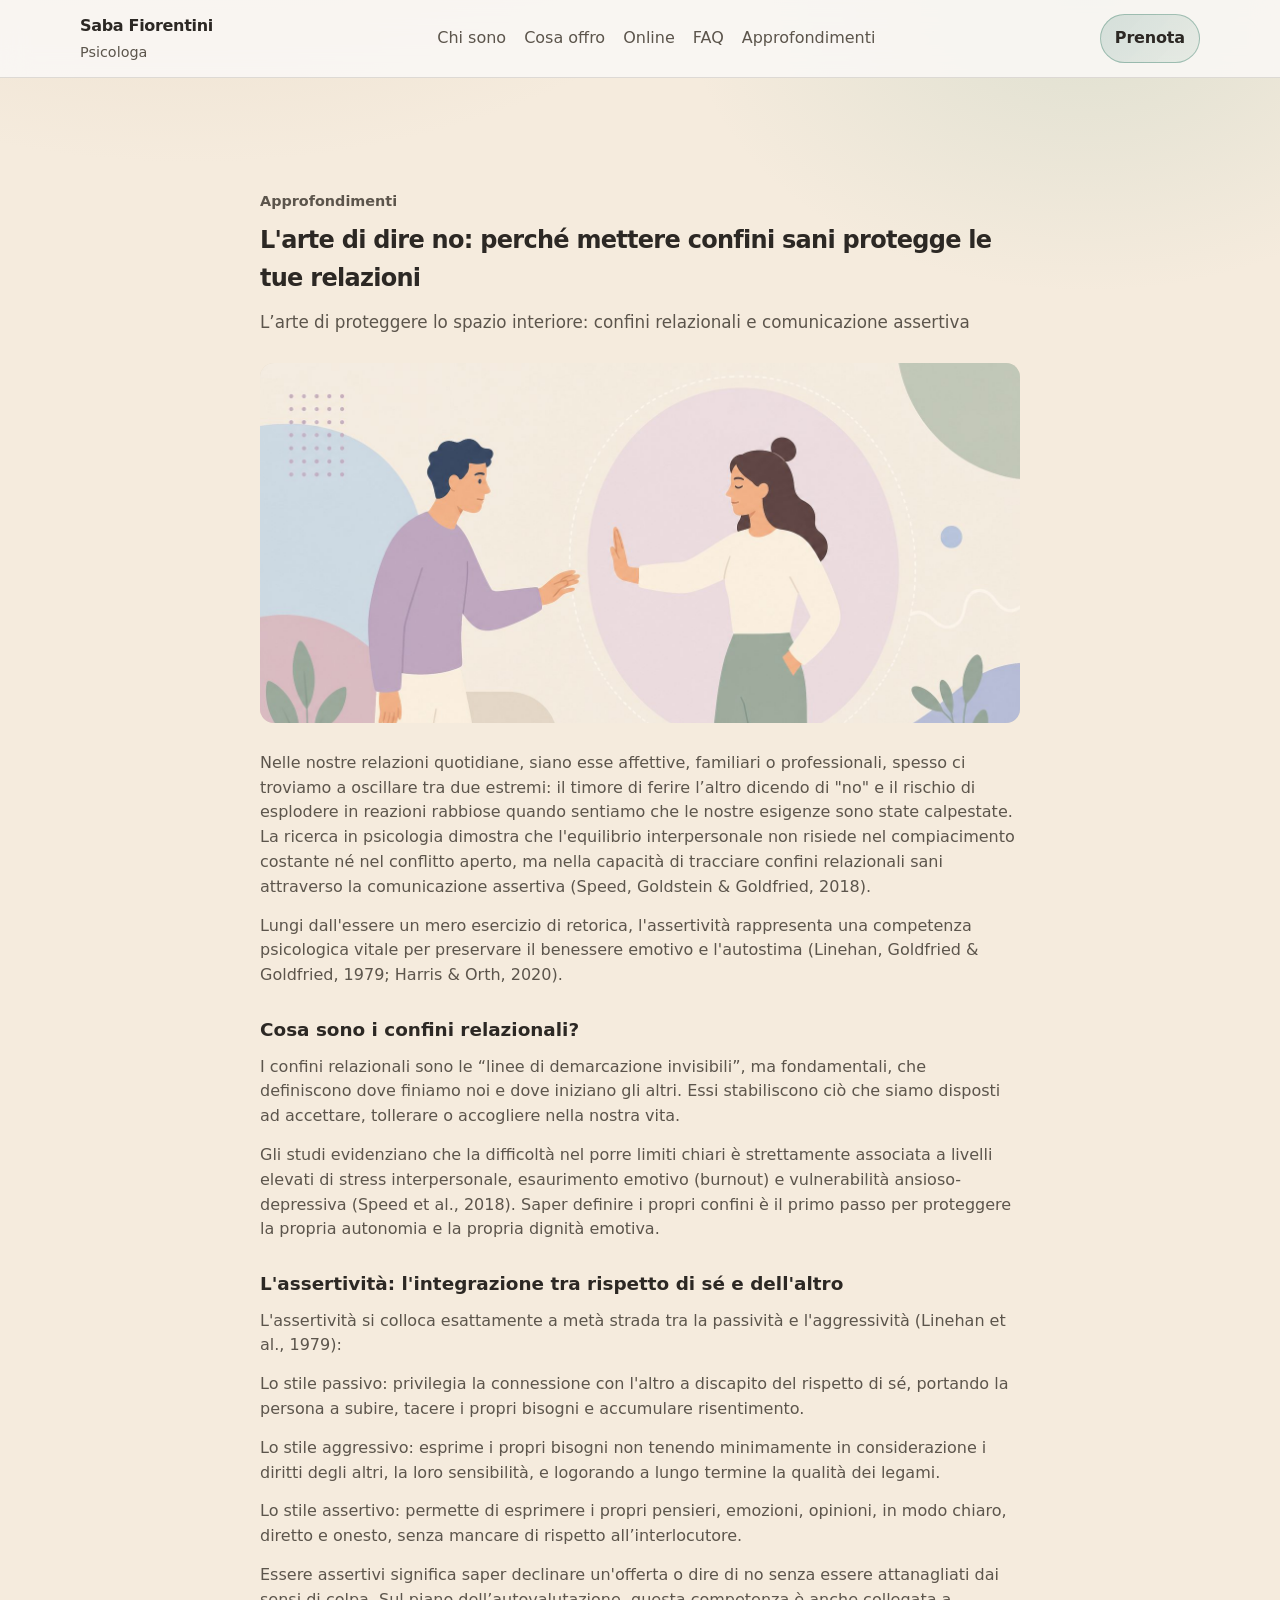
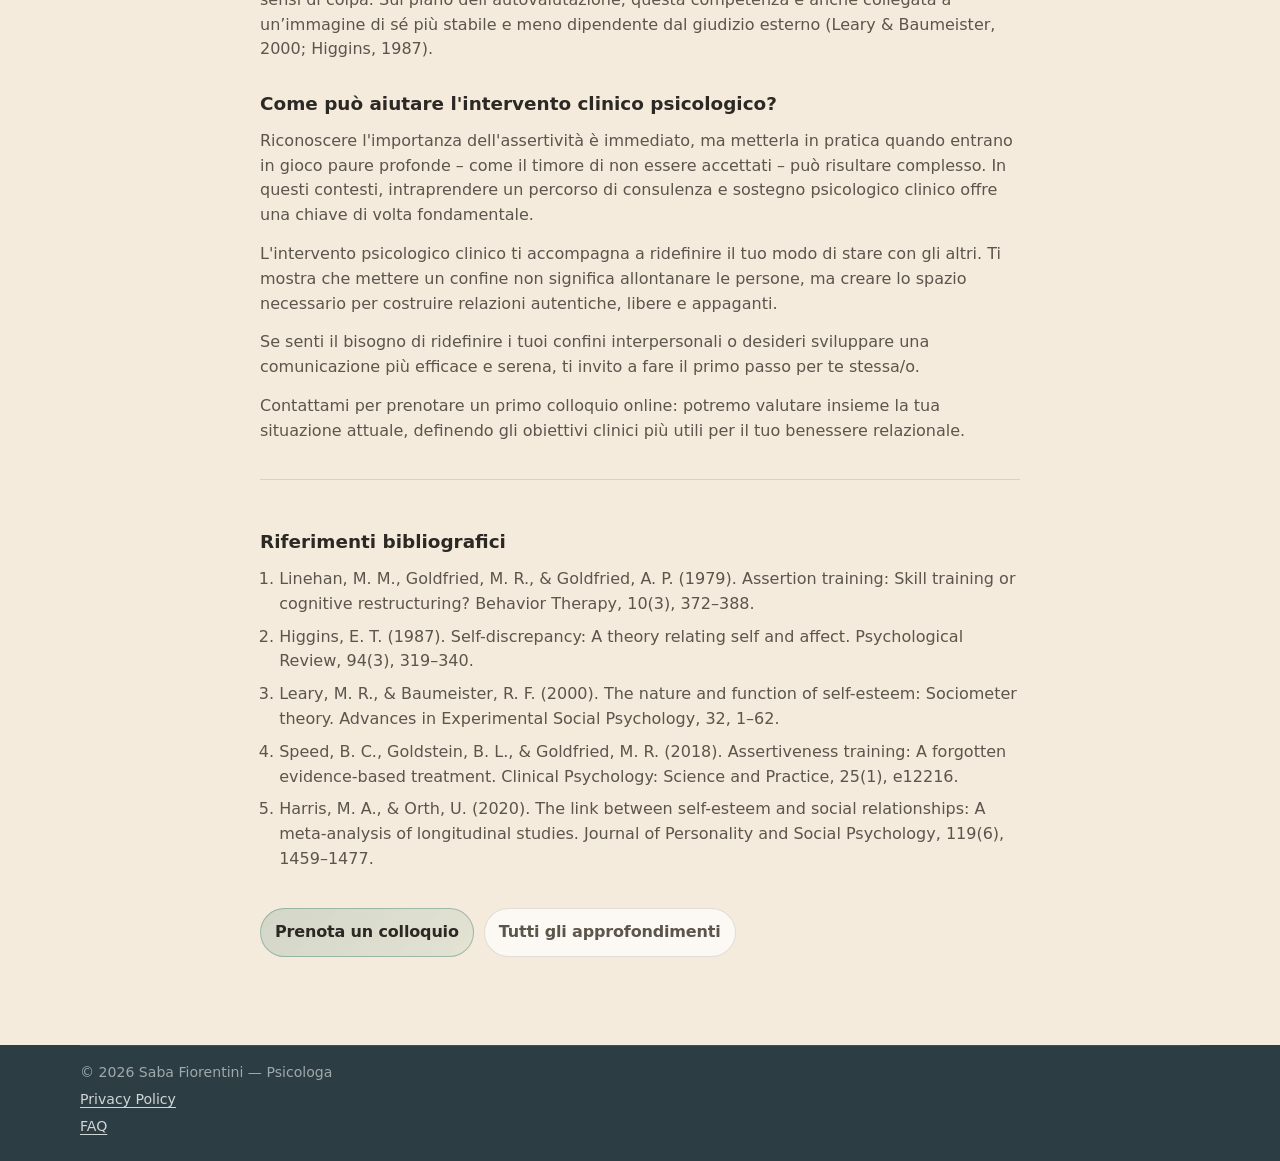
<file: confini-relazionali.html>
<!doctype html>
<html lang="it">
  <head>
    <meta charset="UTF-8" />
    <meta name="viewport" content="width=device-width, initial-scale=1" />
    <title>L'arte di dire no: perché mettere confini sani protegge le tue relazioni | Saba Fiorentini</title>
    <meta name="description" content="Tra il timore di ferire dicendo di no e il rischio di esplodere di rabbia c’è un equilibrio possibile: i confini relazionali sani e l’assertività." />
    <meta name="keywords" content="confini relazionali, assertività, dire di no, relazioni, psicologa online" />
    <meta name="author" content="Saba Fiorentini" />
    <meta name="robots" content="index, follow, max-image-preview:large" />
    <link rel="canonical" href="https://www.sabafiorentinipsicologa.it/confini-relazionali.html" />
    <meta property="og:type" content="article" />
    <meta property="og:title" content="L'arte di dire no: perché mettere confini sani protegge le tue relazioni" />
    <meta property="og:description" content="Tra il timore di ferire dicendo di no e il rischio di esplodere di rabbia c’è un equilibrio possibile: i confini relazionali sani e l’assertività." />
    <meta property="og:url" content="https://www.sabafiorentinipsicologa.it/confini-relazionali.html" />
    <meta property="og:image" content="https://www.sabafiorentinipsicologa.it/assets/posts/confini-relazionali.jpg" />
    <meta property="og:locale" content="it_IT" />
    <meta property="og:site_name" content="Saba Fiorentini — Psicologa" />
    <link rel="icon" href="./assets/favicon.png?v=6" type="image/png" sizes="192x192" />
    <link rel="icon" href="./assets/favicon.svg?v=6" type="image/svg+xml" />
    <link rel="stylesheet" href="./styles.css" />
  </head>
  <body>
    <a class="skip-link" href="#contenuto">Vai al contenuto</a>
    <header class="site-header">
      <div class="container header-inner">
        <a class="brand" href="./index.html#top" aria-label="Home">
          <span class="brand__name">Saba Fiorentini</span>
          <span class="brand__role">Psicologa</span>
        </a>
        <nav class="nav" id="nav-menu" aria-label="Navigazione principale">
          <a href="./index.html#chi-sono">Chi sono</a>
          <a href="./index.html#cosa-offro">Cosa offro</a>
          <a href="./index.html#online">Online</a>
          <a href="./faq.html">FAQ</a>
          <a href="./index.html#approfondimenti">Approfondimenti</a>
        </nav>
        <div class="header-actions">
          <button class="nav-toggle" type="button" aria-expanded="false" aria-controls="nav-menu" aria-label="Apri menu">
            <span class="nav-toggle__bar"></span>
            <span class="nav-toggle__bar"></span>
            <span class="nav-toggle__bar"></span>
          </button>
          <a class="btn btn--primary header-cta" href="./index.html#prenota">Prenota</a>
        </div>
      </div>
    </header>
    <main id="contenuto" class="section legal-page">
      <article class="container legal-page__inner article-page">
        <p class="article-kicker"><a href="./index.html#approfondimenti">Approfondimenti</a></p>
        <h1>L'arte di dire no: perché mettere confini sani protegge le tue relazioni</h1>
        <p class="article-subtitle">L’arte di proteggere lo spazio interiore: confini relazionali e comunicazione assertiva</p>
        <img class="article-cover" src="./assets/posts/confini-relazionali.jpg" alt="" width="1200" height="900" />
        <div class="article-body">
<p>Nelle nostre relazioni quotidiane, siano esse affettive, familiari o professionali, spesso ci troviamo a oscillare tra due estremi: il timore di ferire l’altro dicendo di &quot;no&quot; e il rischio di esplodere in reazioni rabbiose quando sentiamo che le nostre esigenze sono state calpestate. La ricerca in psicologia dimostra che l'equilibrio interpersonale non risiede nel compiacimento costante né nel conflitto aperto, ma nella capacità di tracciare confini relazionali sani attraverso la comunicazione assertiva (Speed, Goldstein &amp; Goldfried, 2018).</p>
<p>Lungi dall'essere un mero esercizio di retorica, l'assertività rappresenta una competenza psicologica vitale per preservare il benessere emotivo e l'autostima (Linehan, Goldfried &amp; Goldfried, 1979; Harris &amp; Orth, 2020).</p>
<h2>Cosa sono i confini relazionali?</h2>
<p>I confini relazionali sono le “linee di demarcazione invisibili”, ma fondamentali, che definiscono dove finiamo noi e dove iniziano gli altri. Essi stabiliscono ciò che siamo disposti ad accettare, tollerare o accogliere nella nostra vita.</p>
<p>Gli studi evidenziano che la difficoltà nel porre limiti chiari è strettamente associata a livelli elevati di stress interpersonale, esaurimento emotivo (burnout) e vulnerabilità ansioso-depressiva (Speed et al., 2018). Saper definire i propri confini è il primo passo per proteggere la propria autonomia e la propria dignità emotiva.</p>
<h2>L'assertività: l'integrazione tra rispetto di sé e dell'altro</h2>
<p>L'assertività si colloca esattamente a metà strada tra la passività e l'aggressività (Linehan et al., 1979):</p>
<p>Lo stile passivo: privilegia la connessione con l'altro a discapito del rispetto di sé, portando la persona a subire, tacere i propri bisogni e accumulare risentimento.</p>
<p>Lo stile aggressivo: esprime i propri bisogni non tenendo minimamente in considerazione i diritti degli altri, la loro sensibilità, e logorando a lungo termine la qualità dei legami.</p>
<p>Lo stile assertivo: permette di esprimere i propri pensieri, emozioni, opinioni, in modo chiaro, diretto e onesto, senza mancare di rispetto all’interlocutore.</p>
<p>Essere assertivi significa saper declinare un'offerta o dire di no senza essere attanagliati dai sensi di colpa. Sul piano dell’autovalutazione, questa competenza è anche collegata a un’immagine di sé più stabile e meno dipendente dal giudizio esterno (Leary &amp; Baumeister, 2000; Higgins, 1987).</p>
<h2>Come può aiutare l'intervento clinico psicologico?</h2>
<p>Riconoscere l'importanza dell'assertività è immediato, ma metterla in pratica quando entrano in gioco paure profonde – come il timore di non essere accettati – può risultare complesso. In questi contesti, intraprendere un percorso di consulenza e sostegno psicologico clinico offre una chiave di volta fondamentale.</p>
<p>L'intervento psicologico clinico ti accompagna a ridefinire il tuo modo di stare con gli altri. Ti mostra che mettere un confine non significa allontanare le persone, ma creare lo spazio necessario per costruire relazioni autentiche, libere e appaganti.</p>
<p>Se senti il bisogno di ridefinire i tuoi confini interpersonali o desideri sviluppare una comunicazione più efficace e serena, ti invito a fare il primo passo per te stessa/o.</p>
<p>Contattami per prenotare un primo colloquio online: potremo valutare insieme la tua situazione attuale, definendo gli obiettivi clinici più utili per il tuo benessere relazionale.</p>
        </div>
        <section class="article-sources">
          <h2>Riferimenti bibliografici</h2>
          <ol>
            <li>Linehan, M. M., Goldfried, M. R., &amp; Goldfried, A. P. (1979). Assertion training: Skill training or cognitive restructuring? Behavior Therapy, 10(3), 372–388.</li>
            <li>Higgins, E. T. (1987). Self-discrepancy: A theory relating self and affect. Psychological Review, 94(3), 319–340.</li>
            <li>Leary, M. R., &amp; Baumeister, R. F. (2000). The nature and function of self-esteem: Sociometer theory. Advances in Experimental Social Psychology, 32, 1–62.</li>
            <li>Speed, B. C., Goldstein, B. L., &amp; Goldfried, M. R. (2018). Assertiveness training: A forgotten evidence-based treatment. Clinical Psychology: Science and Practice, 25(1), e12216.</li>
            <li>Harris, M. A., &amp; Orth, U. (2020). The link between self-esteem and social relationships: A meta-analysis of longitudinal studies. Journal of Personality and Social Psychology, 119(6), 1459–1477.</li>
          </ol>
        </section>
        <p class="legal-page__back">
          <a class="btn btn--primary" href="./index.html#prenota">Prenota un colloquio</a>
          <a class="btn btn--ghost" href="./index.html#approfondimenti">Tutti gli approfondimenti</a>
        </p>
      </article>
    </main>
    <footer class="site-footer">
      <div class="container footer-bottom">
        <div class="footer-bottom__inner">
          <p class="footer-bottom__copy">
            <span>© <span id="year"></span> Saba Fiorentini — Psicologa</span>
            <a href="./privacy.html">Privacy Policy</a>
            <a href="./faq.html">FAQ</a>
          </p>
        </div>
      </div>
    </footer>
    <script src="./js/config.js" defer></script>
    <script src="./js/main.js" defer></script>
    <script type="application/ld+json">
      {
  "@context": "https://schema.org",
  "@type": "BlogPosting",
  "headline": "L'arte di dire no: perché mettere confini sani protegge le tue relazioni",
  "description": "Tra il timore di ferire dicendo di no e il rischio di esplodere di rabbia c’è un equilibrio possibile: i confini relazionali sani e l’assertività.",
  "datePublished": "2026-07-14",
  "dateModified": "2026-08-15",
  "inLanguage": "it-IT",
  "author": {
    "@type": "Person",
    "name": "Saba Fiorentini",
    "url": "https://www.sabafiorentinipsicologa.it/"
  },
  "publisher": {
    "@type": "Person",
    "name": "Saba Fiorentini",
    "url": "https://www.sabafiorentinipsicologa.it/"
  },
  "mainEntityOfPage": "https://www.sabafiorentinipsicologa.it/confini-relazionali.html",
  "keywords": "confini relazionali, assertività, dire di no, relazioni, psicologa online",
  "image": [
    "https://www.sabafiorentinipsicologa.it/assets/posts/confini-relazionali.jpg"
  ]
}
    </script>
  </body>
</html>
</file>
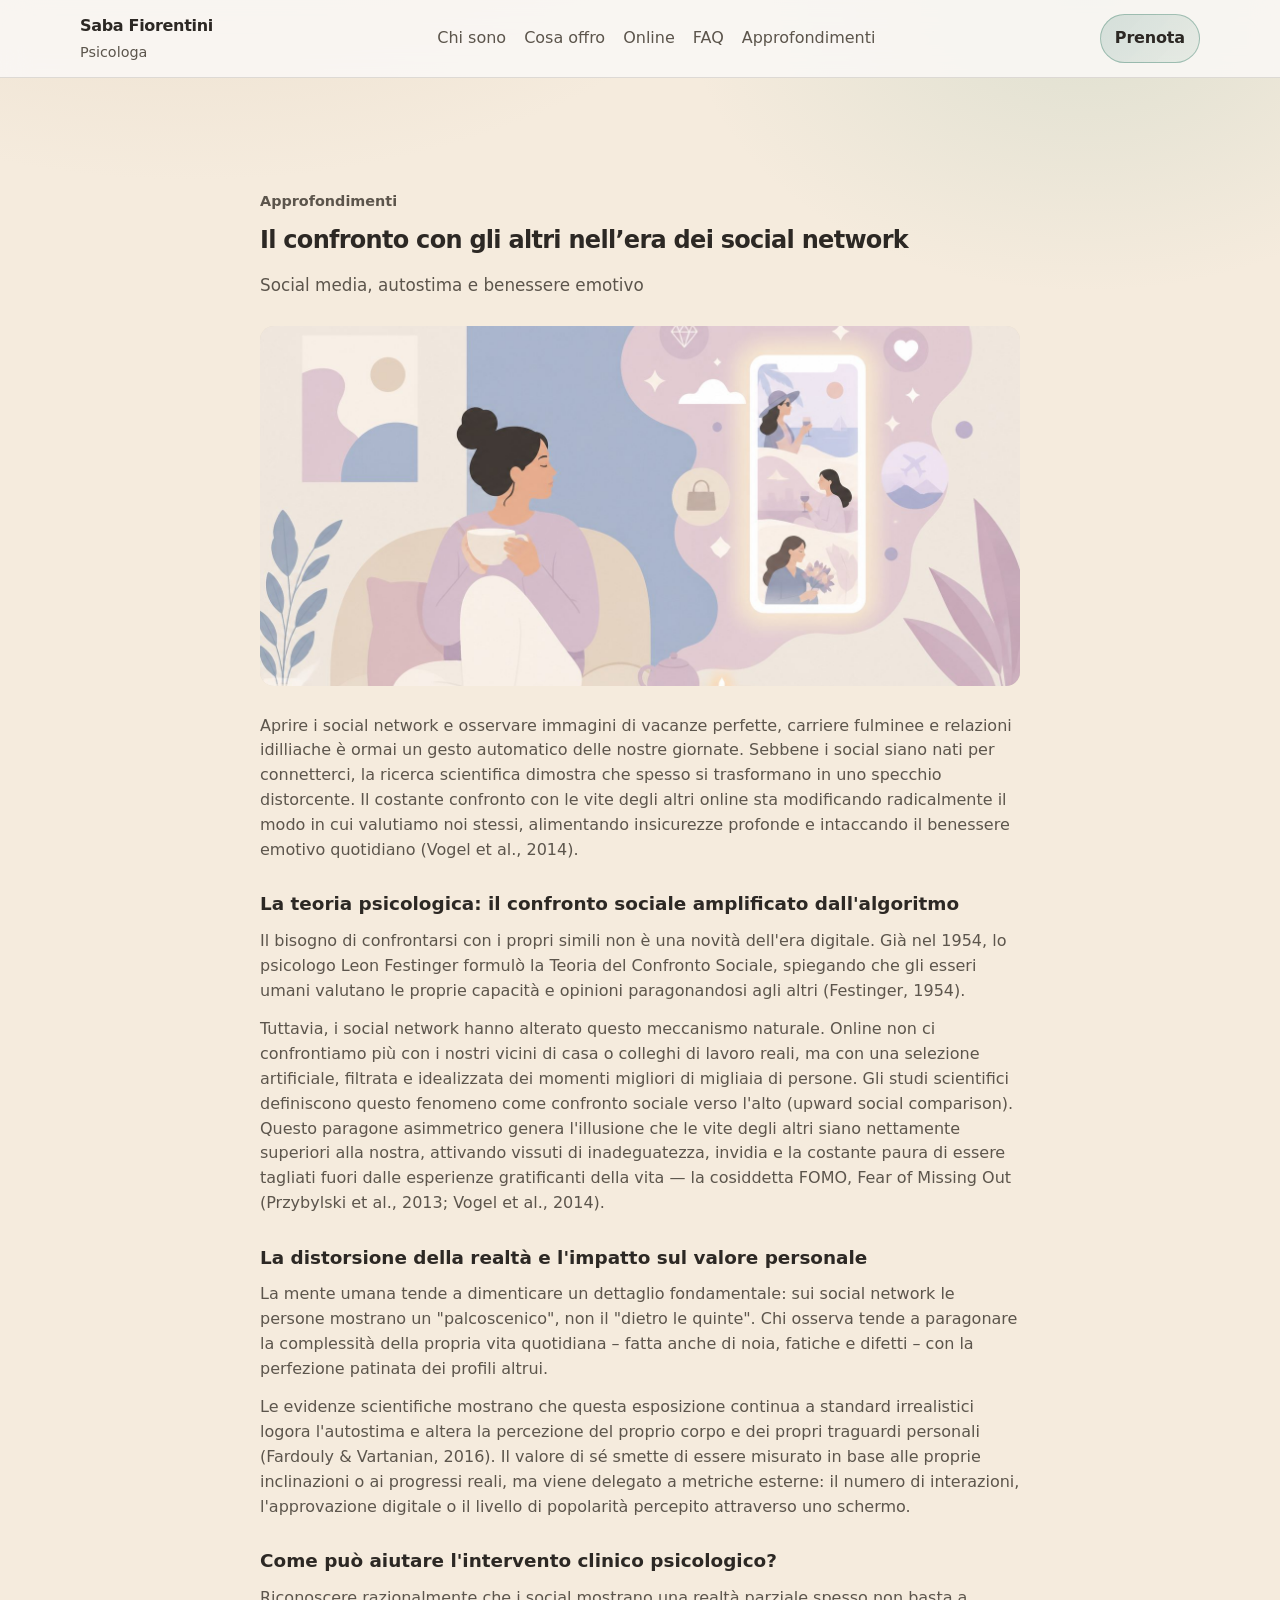
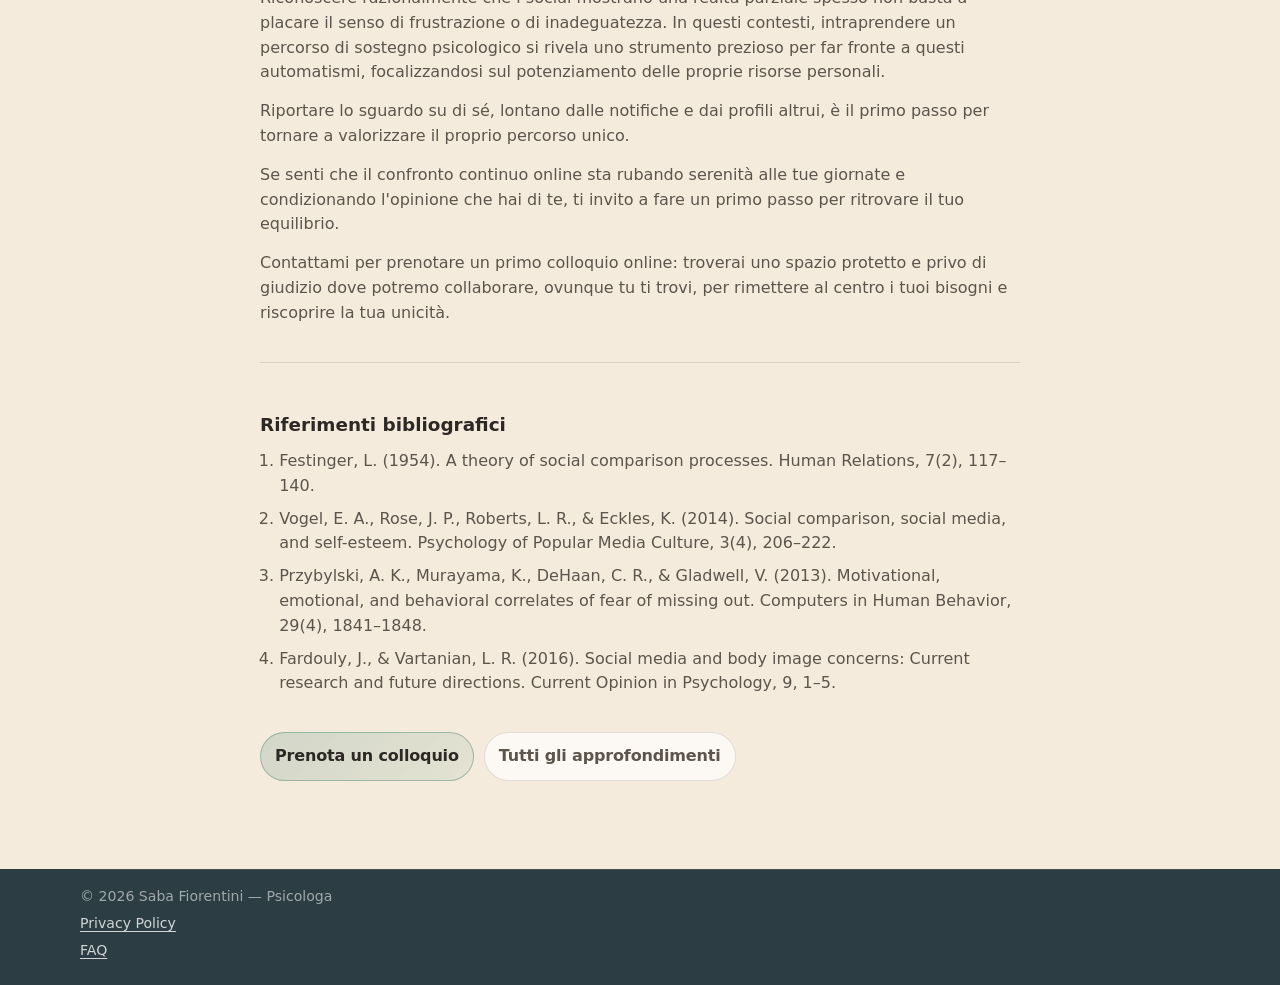
<file: confronto-social.html>
<!doctype html>
<html lang="it">
  <head>
    <meta charset="UTF-8" />
    <meta name="viewport" content="width=device-width, initial-scale=1" />
    <title>Il confronto con gli altri nell’era dei social network | Saba Fiorentini</title>
    <meta name="description" content="I social possono diventare uno specchio distorcente: il confronto continuo con vite filtrate alimenta insicurezze e intacca il benessere emotivo." />
    <meta name="keywords" content="confronto sociale, social network, FOMO, autostima, immagine corporea" />
    <meta name="author" content="Saba Fiorentini" />
    <meta name="robots" content="index, follow, max-image-preview:large" />
    <link rel="canonical" href="https://www.sabafiorentinipsicologa.it/confronto-social.html" />
    <meta property="og:type" content="article" />
    <meta property="og:title" content="Il confronto con gli altri nell’era dei social network" />
    <meta property="og:description" content="I social possono diventare uno specchio distorcente: il confronto continuo con vite filtrate alimenta insicurezze e intacca il benessere emotivo." />
    <meta property="og:url" content="https://www.sabafiorentinipsicologa.it/confronto-social.html" />
    <meta property="og:image" content="https://www.sabafiorentinipsicologa.it/assets/posts/confronto-social.jpg" />
    <meta property="og:locale" content="it_IT" />
    <meta property="og:site_name" content="Saba Fiorentini — Psicologa" />
    <link rel="icon" href="./assets/favicon.png?v=6" type="image/png" sizes="192x192" />
    <link rel="icon" href="./assets/favicon.svg?v=6" type="image/svg+xml" />
    <link rel="stylesheet" href="./styles.css" />
  </head>
  <body>
    <a class="skip-link" href="#contenuto">Vai al contenuto</a>
    <header class="site-header">
      <div class="container header-inner">
        <a class="brand" href="./index.html#top" aria-label="Home">
          <span class="brand__name">Saba Fiorentini</span>
          <span class="brand__role">Psicologa</span>
        </a>
        <nav class="nav" id="nav-menu" aria-label="Navigazione principale">
          <a href="./index.html#chi-sono">Chi sono</a>
          <a href="./index.html#cosa-offro">Cosa offro</a>
          <a href="./index.html#online">Online</a>
          <a href="./faq.html">FAQ</a>
          <a href="./index.html#approfondimenti">Approfondimenti</a>
        </nav>
        <div class="header-actions">
          <button class="nav-toggle" type="button" aria-expanded="false" aria-controls="nav-menu" aria-label="Apri menu">
            <span class="nav-toggle__bar"></span>
            <span class="nav-toggle__bar"></span>
            <span class="nav-toggle__bar"></span>
          </button>
          <a class="btn btn--primary header-cta" href="./index.html#prenota">Prenota</a>
        </div>
      </div>
    </header>
    <main id="contenuto" class="section legal-page">
      <article class="container legal-page__inner article-page">
        <p class="article-kicker"><a href="./index.html#approfondimenti">Approfondimenti</a></p>
        <h1>Il confronto con gli altri nell’era dei social network</h1>
        <p class="article-subtitle">Social media, autostima e benessere emotivo</p>
        <img class="article-cover" src="./assets/posts/confronto-social.jpg" alt="" width="1200" height="900" />
        <div class="article-body">
<p>Aprire i social network e osservare immagini di vacanze perfette, carriere fulminee e relazioni idilliache è ormai un gesto automatico delle nostre giornate. Sebbene i social siano nati per connetterci, la ricerca scientifica dimostra che spesso si trasformano in uno specchio distorcente. Il costante confronto con le vite degli altri online sta modificando radicalmente il modo in cui valutiamo noi stessi, alimentando insicurezze profonde e intaccando il benessere emotivo quotidiano (Vogel et al., 2014).</p>
<h2>La teoria psicologica: il confronto sociale amplificato dall'algoritmo</h2>
<p>Il bisogno di confrontarsi con i propri simili non è una novità dell'era digitale. Già nel 1954, lo psicologo Leon Festinger formulò la Teoria del Confronto Sociale, spiegando che gli esseri umani valutano le proprie capacità e opinioni paragonandosi agli altri (Festinger, 1954).</p>
<p>Tuttavia, i social network hanno alterato questo meccanismo naturale. Online non ci confrontiamo più con i nostri vicini di casa o colleghi di lavoro reali, ma con una selezione artificiale, filtrata e idealizzata dei momenti migliori di migliaia di persone. Gli studi scientifici definiscono questo fenomeno come confronto sociale verso l'alto (upward social comparison). Questo paragone asimmetrico genera l'illusione che le vite degli altri siano nettamente superiori alla nostra, attivando vissuti di inadeguatezza, invidia e la costante paura di essere tagliati fuori dalle esperienze gratificanti della vita — la cosiddetta FOMO, Fear of Missing Out (Przybylski et al., 2013; Vogel et al., 2014).</p>
<h2>La distorsione della realtà e l'impatto sul valore personale</h2>
<p>La mente umana tende a dimenticare un dettaglio fondamentale: sui social network le persone mostrano un &quot;palcoscenico&quot;, non il &quot;dietro le quinte&quot;. Chi osserva tende a paragonare la complessità della propria vita quotidiana – fatta anche di noia, fatiche e difetti – con la perfezione patinata dei profili altrui.</p>
<p>Le evidenze scientifiche mostrano che questa esposizione continua a standard irrealistici logora l'autostima e altera la percezione del proprio corpo e dei propri traguardi personali (Fardouly &amp; Vartanian, 2016). Il valore di sé smette di essere misurato in base alle proprie inclinazioni o ai progressi reali, ma viene delegato a metriche esterne: il numero di interazioni, l'approvazione digitale o il livello di popolarità percepito attraverso uno schermo.</p>
<h2>Come può aiutare l'intervento clinico psicologico?</h2>
<p>Riconoscere razionalmente che i social mostrano una realtà parziale spesso non basta a placare il senso di frustrazione o di inadeguatezza. In questi contesti, intraprendere un percorso di sostegno psicologico si rivela uno strumento prezioso per far fronte a questi automatismi, focalizzandosi sul potenziamento delle proprie risorse personali.</p>
<p>Riportare lo sguardo su di sé, lontano dalle notifiche e dai profili altrui, è il primo passo per tornare a valorizzare il proprio percorso unico.</p>
<p>Se senti che il confronto continuo online sta rubando serenità alle tue giornate e condizionando l'opinione che hai di te, ti invito a fare un primo passo per ritrovare il tuo equilibrio.</p>
<p>Contattami per prenotare un primo colloquio online: troverai uno spazio protetto e privo di giudizio dove potremo collaborare, ovunque tu ti trovi, per rimettere al centro i tuoi bisogni e riscoprire la tua unicità.</p>
        </div>
        <section class="article-sources">
          <h2>Riferimenti bibliografici</h2>
          <ol>
            <li>Festinger, L. (1954). A theory of social comparison processes. Human Relations, 7(2), 117–140.</li>
            <li>Vogel, E. A., Rose, J. P., Roberts, L. R., &amp; Eckles, K. (2014). Social comparison, social media, and self-esteem. Psychology of Popular Media Culture, 3(4), 206–222.</li>
            <li>Przybylski, A. K., Murayama, K., DeHaan, C. R., &amp; Gladwell, V. (2013). Motivational, emotional, and behavioral correlates of fear of missing out. Computers in Human Behavior, 29(4), 1841–1848.</li>
            <li>Fardouly, J., &amp; Vartanian, L. R. (2016). Social media and body image concerns: Current research and future directions. Current Opinion in Psychology, 9, 1–5.</li>
          </ol>
        </section>
        <p class="legal-page__back">
          <a class="btn btn--primary" href="./index.html#prenota">Prenota un colloquio</a>
          <a class="btn btn--ghost" href="./index.html#approfondimenti">Tutti gli approfondimenti</a>
        </p>
      </article>
    </main>
    <footer class="site-footer">
      <div class="container footer-bottom">
        <div class="footer-bottom__inner">
          <p class="footer-bottom__copy">
            <span>© <span id="year"></span> Saba Fiorentini — Psicologa</span>
            <a href="./privacy.html">Privacy Policy</a>
            <a href="./faq.html">FAQ</a>
          </p>
        </div>
      </div>
    </footer>
    <script src="./js/config.js" defer></script>
    <script src="./js/main.js" defer></script>
    <script type="application/ld+json">
      {
  "@context": "https://schema.org",
  "@type": "BlogPosting",
  "headline": "Il confronto con gli altri nell’era dei social network",
  "description": "I social possono diventare uno specchio distorcente: il confronto continuo con vite filtrate alimenta insicurezze e intacca il benessere emotivo.",
  "datePublished": "2026-07-14",
  "dateModified": "2026-08-15",
  "inLanguage": "it-IT",
  "author": {
    "@type": "Person",
    "name": "Saba Fiorentini",
    "url": "https://www.sabafiorentinipsicologa.it/"
  },
  "publisher": {
    "@type": "Person",
    "name": "Saba Fiorentini",
    "url": "https://www.sabafiorentinipsicologa.it/"
  },
  "mainEntityOfPage": "https://www.sabafiorentinipsicologa.it/confronto-social.html",
  "keywords": "confronto sociale, social network, FOMO, autostima, immagine corporea",
  "image": [
    "https://www.sabafiorentinipsicologa.it/assets/posts/confronto-social.jpg"
  ]
}
    </script>
  </body>
</html>
</file>
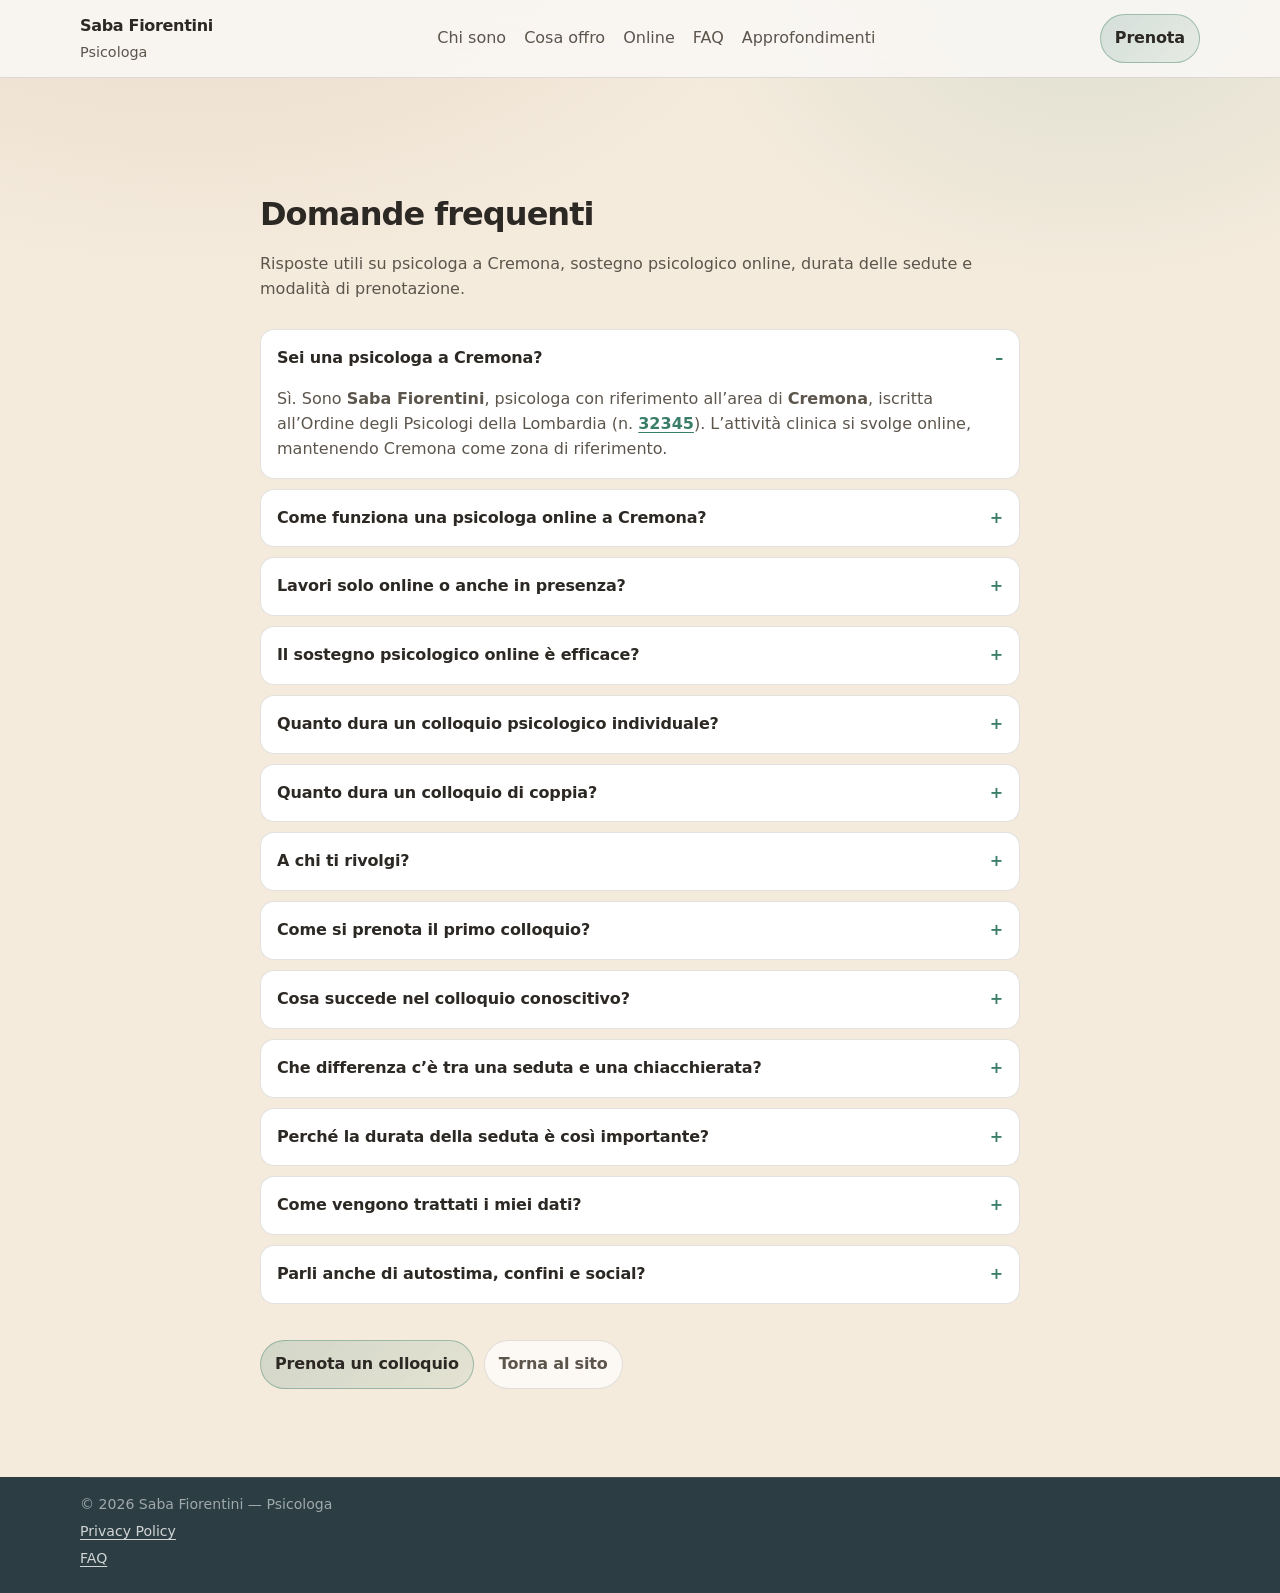
<file: faq.html>
<!doctype html>
<html lang="it">
  <head>
    <meta charset="UTF-8" />
    <meta name="viewport" content="width=device-width, initial-scale=1" />
    <title>FAQ | Psicologa a Cremona e online — Saba Fiorentini</title>
    <meta
      name="description"
      content="Domande frequenti su psicologa a Cremona e sostegno psicologico online: durata delle sedute, come prenotare, per chi è il percorso e come funziona il colloquio."
    />
    <link rel="canonical" href="https://www.sabafiorentinipsicologa.it/faq.html" />
    <meta name="robots" content="index, follow, max-image-preview:large" />
    <meta property="og:type" content="website" />
    <meta property="og:title" content="FAQ | Psicologa a Cremona e online — Saba Fiorentini" />
    <meta
      property="og:description"
      content="Risposte chiare su sedute online, durata del colloquio, Cremona e come prenotare."
    />
    <meta property="og:url" content="https://www.sabafiorentinipsicologa.it/faq.html" />
    <meta property="og:locale" content="it_IT" />
    <link rel="icon" href="./assets/favicon.png?v=6" type="image/png" sizes="192x192" />
    <link rel="icon" href="./assets/favicon.svg?v=6" type="image/svg+xml" />
    <link rel="stylesheet" href="./styles.css" />
  </head>
  <body>
    <a class="skip-link" href="#contenuto">Vai al contenuto</a>

    <header class="site-header">
      <div class="container header-inner">
        <a class="brand" href="./index.html#top" aria-label="Home">
          <span class="brand__name">Saba Fiorentini</span>
          <span class="brand__role">Psicologa</span>
        </a>
        <nav class="nav" id="nav-menu" aria-label="Navigazione principale">
          <a href="./index.html#chi-sono">Chi sono</a>
          <a href="./index.html#cosa-offro">Cosa offro</a>
          <a href="./index.html#online">Online</a>
          <a href="./faq.html" aria-current="page">FAQ</a>
          <a href="./index.html#approfondimenti">Approfondimenti</a>
        </nav>
        <div class="header-actions">
          <button
            class="nav-toggle"
            type="button"
            aria-expanded="false"
            aria-controls="nav-menu"
            aria-label="Apri menu"
          >
            <span class="nav-toggle__bar"></span>
            <span class="nav-toggle__bar"></span>
            <span class="nav-toggle__bar"></span>
          </button>
          <a class="btn btn--primary header-cta" href="./index.html#prenota">Prenota</a>
        </div>
      </div>
    </header>

    <main id="contenuto" class="section legal-page">
      <div class="container legal-page__inner">
        <h1>Domande frequenti</h1>
        <p class="legal-page__lead">
          Risposte utili su psicologa a Cremona, sostegno psicologico online,
          durata delle sedute e modalità di prenotazione.
        </p>

        <div class="faq-list">
          <details class="faq-item" open>
            <summary>Sei una psicologa a Cremona?</summary>
            <p>
              Sì. Sono <strong>Saba Fiorentini</strong>, psicologa con riferimento
              all’area di <strong>Cremona</strong>, iscritta all’Ordine degli
              Psicologi della Lombardia (n.
              <strong
                ><a
                  href="https://www.opl.it/psicologi/32345/Fiorentini-Saba"
                  target="_blank"
                  rel="noopener noreferrer"
                  >32345</a
                ></strong
              >). L’attività
              clinica si svolge online, mantenendo Cremona come zona di riferimento.
            </p>
          </details>

          <details class="faq-item">
            <summary>Come funziona una psicologa online a Cremona?</summary>
            <p>
              Il percorso di <strong>sostegno psicologico online</strong> avviene
              in videocolloquio, in uno spazio protetto e professionale. Puoi
              contattarmi da Cremona, dalla provincia o da altre zone d’Italia:
              valutiamo insieme se questo setting è adatto alle tue esigenze.
            </p>
          </details>

          <details class="faq-item">
            <summary>Lavori solo online o anche in presenza?</summary>
            <p>
              Attualmente svolgo la mia attività <strong>solo online</strong>.
              Questa modalità permette continuità e flessibilità, ovunque tu sia,
              con lo stesso setting clinico di un colloquio strutturato.
            </p>
          </details>

          <details class="faq-item">
            <summary>Il sostegno psicologico online è efficace?</summary>
            <p>
              Per molte persone il colloquio online consente un lavoro clinico
              serio e continuativo, con attenzione, riservatezza e obiettivi
              chiari. Nel primo incontro valutiamo insieme se questa modalità
              risponde al tuo bisogno.
            </p>
          </details>

          <details class="faq-item">
            <summary>Quanto dura un colloquio psicologico individuale?</summary>
            <p>
              Il colloquio individuale dura <strong>50–55 minuti</strong>. Questo
              tempo definisce il setting: una cornice che tutela lo spazio emotivo,
              rispetta i limiti dell’attenzione e distingue la seduta clinica da
              una chiacchierata informale.
            </p>
          </details>

          <details class="faq-item">
            <summary>Quanto dura un colloquio di coppia?</summary>
            <p>
              Il colloquio di coppia dura <strong>60–75 minuti</strong>. Lo spazio
              orario più ampio permette di dare ascolto a entrambi i partner, con
              confini chiari orientati a comprensione reciproca e gestione della
              crisi.
            </p>
          </details>

          <details class="faq-item">
            <summary>A chi ti rivolgi?</summary>
            <p>
              Mi rivolgo ad <strong>adolescenti</strong>,
              <strong>giovani adulti</strong>, <strong>adulti</strong> e
              <strong>coppie</strong> che cercano uno spazio di ascolto per
              maggiore consapevolezza, risorse personali e benessere.
            </p>
          </details>

          <details class="faq-item">
            <summary>Come si prenota il primo colloquio?</summary>
            <p>
              Puoi usare la
              <a href="./index.html#prenota">form di contatto</a>, scrivere via
              <a href="mailto:sabafiorentini.psi@gmail.com">email</a> oppure su
              <a href="https://wa.me/393520223912" target="_blank" rel="noreferrer">WhatsApp</a>.
              Indica brevemente cosa stai vivendo e la fascia oraria che preferisci.
            </p>
          </details>

          <details class="faq-item">
            <summary>Cosa succede nel colloquio conoscitivo?</summary>
            <p>
              È un primo incontro per inquadrare la situazione, comprendere la
              richiesta e capire insieme se questo spazio può essere utile per te.
              Non è un impegno automatico a un percorso lungo: è un momento di
              orientamento reciproco.
            </p>
          </details>

          <details class="faq-item">
            <summary>Che differenza c’è tra una seduta e una chiacchierata?</summary>
            <p>
              Una seduta clinica ha tempo definito, obiettivi di comprensione e
              sostegno, e un setting professionale che protegge lo spazio emotivo.
              Una chiacchierata tra amici è spontanea, senza cornice né finalità
              cliniche. Nella
              <a href="#durata-seduta">FAQ sulla durata</a> trovi il dettaglio del
              setting.
            </p>
          </details>

          <details class="faq-item" id="durata-seduta">
            <summary>Perché la durata della seduta è così importante?</summary>
            <p>
              La durata non è casuale: risponde ai limiti naturali di attenzione e
              tolleranza allo stress, evita il sovraccarico e rende ogni minuto
              funzionale al lavoro psicologico. Per la coppia, un tempo più ampio
              consente uno spazio equamente distribuito e meno caotico rispetto a
              un conflitto domestico senza limiti.
            </p>
          </details>

          <details class="faq-item">
            <summary>Come vengono trattati i miei dati?</summary>
            <p>
              I dati della form e dei contatti sono usati solo per risponderti e
              gestire la richiesta. Maggiori dettagli nella
              <a href="./privacy.html">Privacy Policy</a>.
            </p>
          </details>

          <details class="faq-item">
            <summary>Parli anche di autostima, confini e social?</summary>
            <p>
              Sì. Nella sezione
              <a href="./index.html#approfondimenti">Approfondimenti</a> trovi
              articoli su
              <a href="./autostima.html">autostima</a>,
              <a href="./confini-relazionali.html">confini relazionali</a>,
              <a href="./confronto-social.html">confronto sui social</a> e
              <a href="./voler-piacere-a-tutti.html">il bisogno di piacere a tutti</a>,
              con riferimenti alla letteratura scientifica.
            </p>
          </details>
        </div>

        <p class="legal-page__back">
          <a class="btn btn--primary" href="./index.html#prenota">Prenota un colloquio</a>
          <a class="btn btn--ghost" href="./index.html">Torna al sito</a>
        </p>
      </div>
    </main>

    <footer class="site-footer">
      <div class="container footer-bottom">
        <div class="footer-bottom__inner">
          <p class="footer-bottom__copy">
            <span>© <span id="year"></span> Saba Fiorentini — Psicologa</span>
            <a href="./privacy.html">Privacy Policy</a>
            <a href="./faq.html">FAQ</a>
          </p>
        </div>
      </div>
    </footer>

    <script src="./js/config.js" defer></script>
    <script src="./js/main.js" defer></script>
    <script type="application/ld+json">
      {
        "@context": "https://schema.org",
        "@type": "FAQPage",
        "mainEntity": [
          {
            "@type": "Question",
            "name": "Sei una psicologa a Cremona?",
            "acceptedAnswer": {
              "@type": "Answer",
              "text": "Sì. Sono Saba Fiorentini, psicologa con riferimento all’area di Cremona, iscritta all’Ordine degli Psicologi della Lombardia (n. 32345). L’attività clinica si svolge online."
            }
          },
          {
            "@type": "Question",
            "name": "Come funziona una psicologa online a Cremona?",
            "acceptedAnswer": {
              "@type": "Answer",
              "text": "Il percorso di sostegno psicologico online avviene in videocolloquio. Puoi contattarmi da Cremona, dalla provincia o da altre zone d’Italia."
            }
          },
          {
            "@type": "Question",
            "name": "Lavori solo online o anche in presenza?",
            "acceptedAnswer": {
              "@type": "Answer",
              "text": "Attualmente svolgo la mia attività solo online, con continuità e flessibilità ovunque tu sia."
            }
          },
          {
            "@type": "Question",
            "name": "Quanto dura un colloquio psicologico individuale?",
            "acceptedAnswer": {
              "@type": "Answer",
              "text": "Il colloquio individuale dura 50–55 minuti e definisce il setting clinico."
            }
          },
          {
            "@type": "Question",
            "name": "Quanto dura un colloquio di coppia?",
            "acceptedAnswer": {
              "@type": "Answer",
              "text": "Il colloquio di coppia dura 60–75 minuti, con spazio equamente distribuito per entrambi i partner."
            }
          },
          {
            "@type": "Question",
            "name": "A chi ti rivolgi?",
            "acceptedAnswer": {
              "@type": "Answer",
              "text": "Mi rivolgo ad adolescenti, giovani adulti, adulti e coppie."
            }
          },
          {
            "@type": "Question",
            "name": "Come si prenota il primo colloquio?",
            "acceptedAnswer": {
              "@type": "Answer",
              "text": "Puoi usare la form sul sito, scrivere via email a sabafiorentini.psi@gmail.com oppure su WhatsApp al +39 352 022 3912."
            }
          },
          {
            "@type": "Question",
            "name": "Sei iscritta all’Albo degli Psicologi?",
            "acceptedAnswer": {
              "@type": "Answer",
              "text": "Sì, sono iscritta all’Ordine degli Psicologi della Lombardia con il n. 32345."
            }
          }
        ]
      }
    </script>
  </body>
</html>
</file>
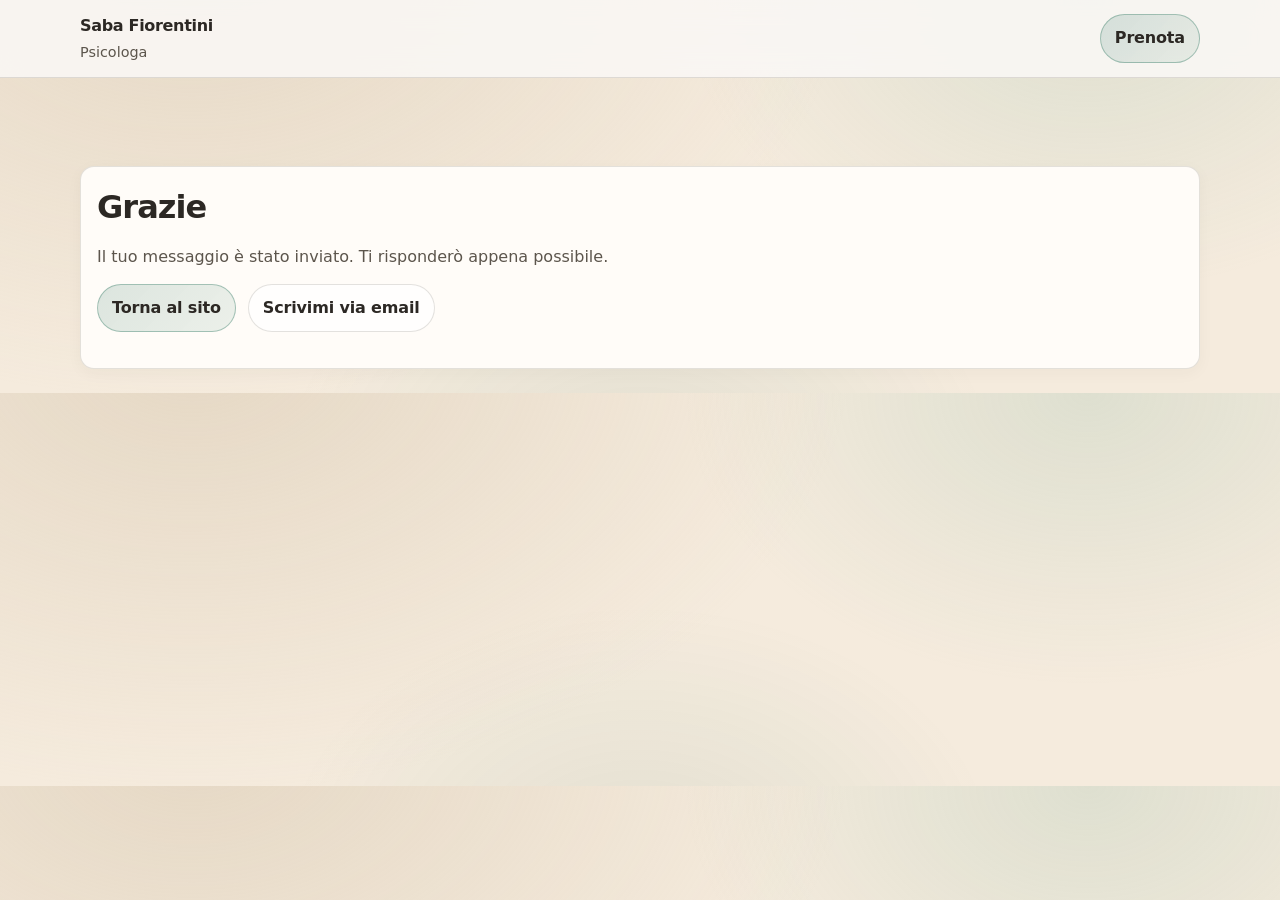
<file: grazie.html>
<!doctype html>
<html lang="it">
  <head>
    <meta charset="UTF-8" />
    <meta name="viewport" content="width=device-width, initial-scale=1" />
    <title>Grazie | Saba Fiorentini</title>
    <meta name="robots" content="noindex, follow" />
    <link rel="canonical" href="https://www.sabafiorentinipsicologa.it/grazie.html" />
    <link rel="icon" href="./assets/favicon.png?v=6" type="image/png" sizes="192x192" />
    <link rel="icon" href="./assets/favicon.svg?v=6" type="image/svg+xml" />
    <link rel="apple-touch-icon" href="./assets/favicon.png?v=6" />
    <link rel="stylesheet" href="./styles.css" />
  </head>
  <body>
    <header class="site-header">
      <div class="container header-inner">
        <a class="brand" href="./index.html#top" aria-label="Home">
          <span class="brand__name">Saba Fiorentini</span>
          <span class="brand__role">Psicologa</span>
        </a>
        <div class="header-actions">
          <a class="btn btn--primary header-cta" href="./index.html#prenota">Prenota</a>
        </div>
      </div>
    </header>

    <main class="section legal-page">
      <div class="container">
        <div class="card">
          <h1 class="thank-you__title">Grazie</h1>
          <p class="thank-you__text">
            Il tuo messaggio è stato inviato. Ti risponderò appena possibile.
          </p>
          <div class="hero-actions thank-you__actions">
            <a class="btn btn--primary" href="./index.html">Torna al sito</a>
            <a class="btn btn--ghost" href="mailto:sabafiorentini.psi@gmail.com"
              >Scrivimi via email</a
            >
          </div>
        </div>
      </div>
    </main>
  </body>
</html>
</file>
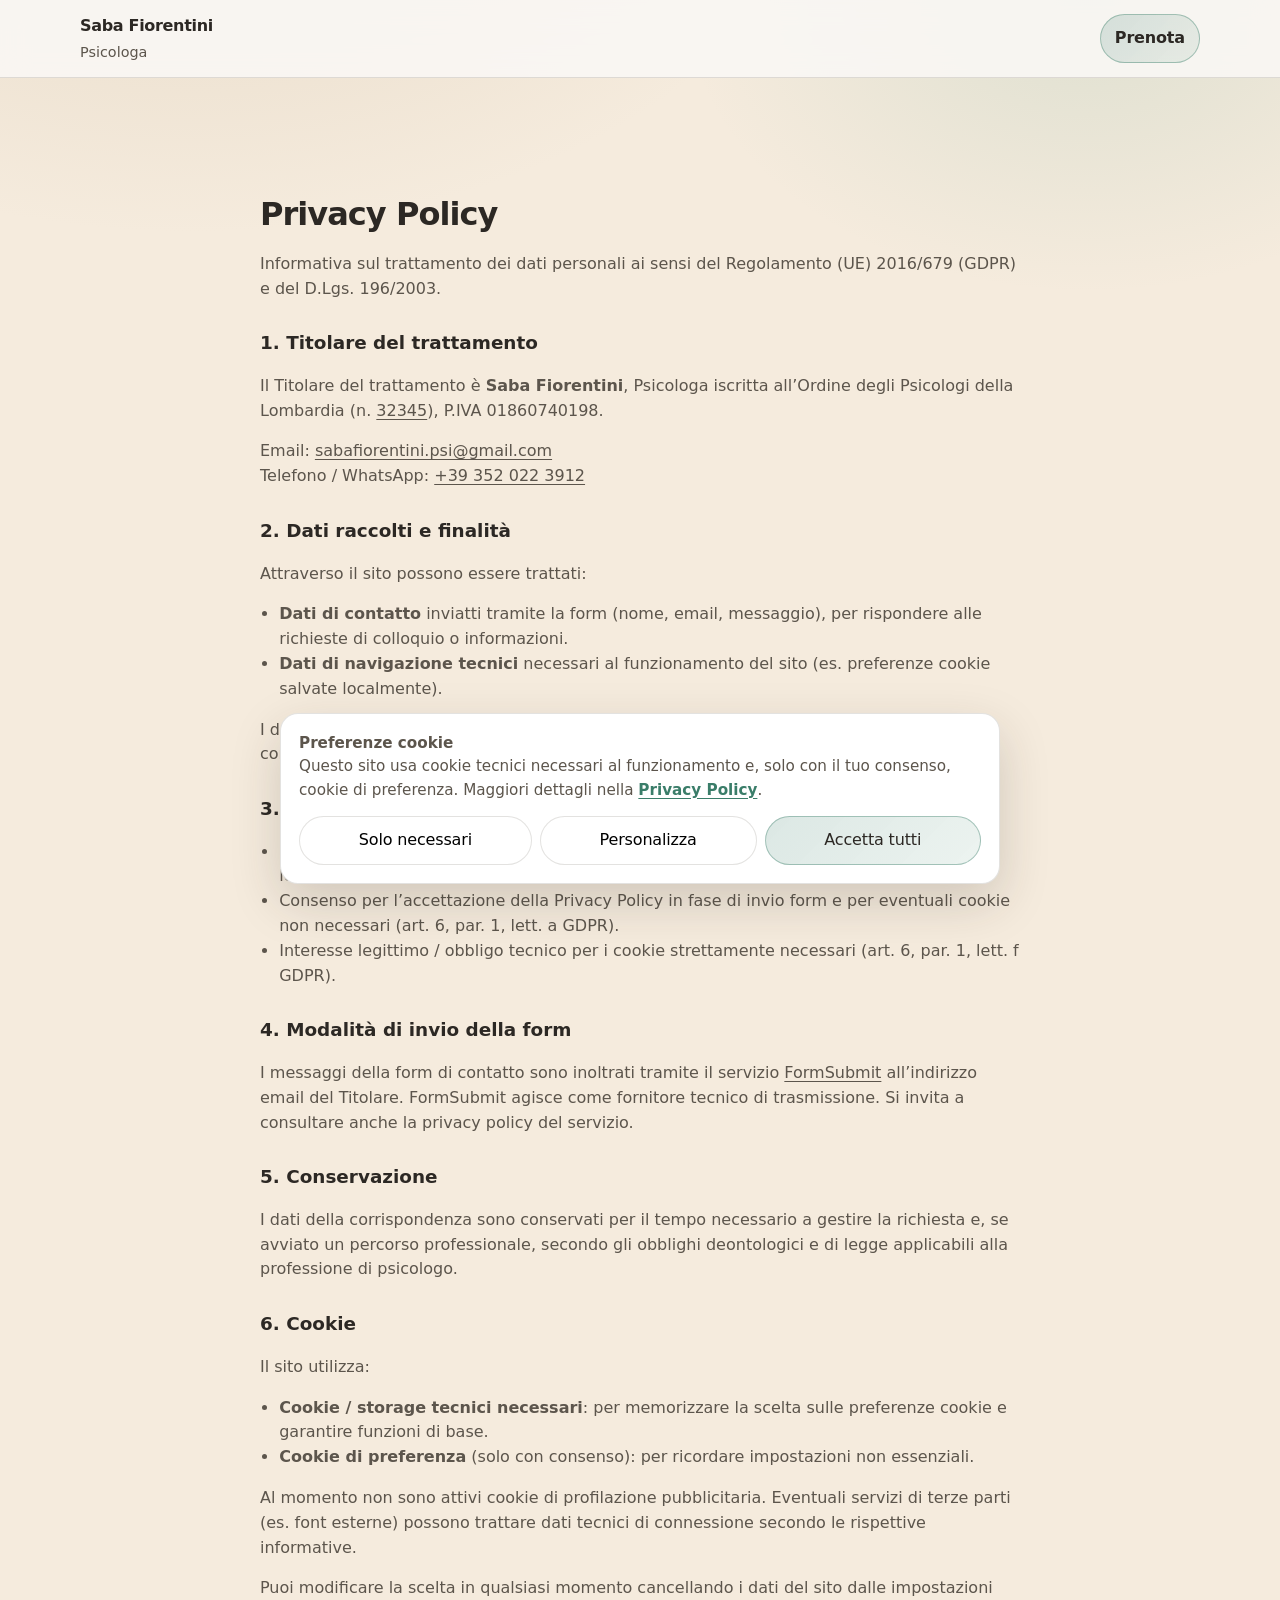
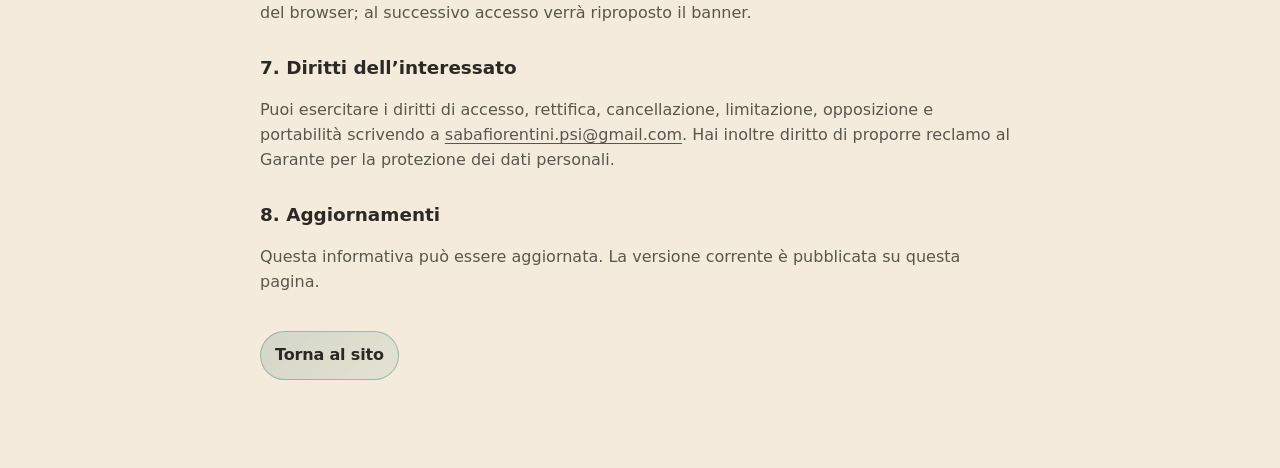
<file: privacy.html>
<!doctype html>
<html lang="it">
  <head>
    <meta charset="UTF-8" />
    <meta name="viewport" content="width=device-width, initial-scale=1" />
    <title>Privacy Policy | Saba Fiorentini</title>
    <meta
      name="description"
      content="Informativa sulla privacy e sui cookie del sito di Saba Fiorentini, Psicologa."
    />
    <meta name="robots" content="index, follow" />
    <link rel="canonical" href="https://www.sabafiorentinipsicologa.it/privacy.html" />
    <link rel="icon" href="./assets/favicon.png?v=6" type="image/png" sizes="192x192" />
    <link rel="icon" href="./assets/favicon.svg?v=6" type="image/svg+xml" />
    <link rel="stylesheet" href="./styles.css" />
  </head>
  <body>
    <a class="skip-link" href="#contenuto">Vai al contenuto</a>

    <header class="site-header">
      <div class="container header-inner">
        <a class="brand" href="./index.html#top" aria-label="Home">
          <span class="brand__name">Saba Fiorentini</span>
          <span class="brand__role">Psicologa</span>
        </a>
        <div class="header-actions">
          <a class="btn btn--primary header-cta" href="./index.html#prenota">Prenota</a>
        </div>
      </div>
    </header>

    <main id="contenuto" class="section legal-page">
      <div class="container legal-page__inner">
        <h1>Privacy Policy</h1>
        <p class="legal-page__lead">
          Informativa sul trattamento dei dati personali ai sensi del Regolamento (UE)
          2016/679 (GDPR) e del D.Lgs. 196/2003.
        </p>

        <h2>1. Titolare del trattamento</h2>
        <p>
          Il Titolare del trattamento è <strong>Saba Fiorentini</strong>, Psicologa iscritta
          all’Ordine degli Psicologi della Lombardia (n.
          <a
            href="https://www.opl.it/psicologi/32345/Fiorentini-Saba"
            target="_blank"
            rel="noopener noreferrer"
            >32345</a
          >), P.IVA 01860740198.
        </p>
        <p>
          Email: <a href="mailto:sabafiorentini.psi@gmail.com">sabafiorentini.psi@gmail.com</a><br />
          Telefono / WhatsApp: <a href="tel:+393520223912">+39 352 022 3912</a>
        </p>

        <h2>2. Dati raccolti e finalità</h2>
        <p>Attraverso il sito possono essere trattati:</p>
        <ul>
          <li>
            <strong>Dati di contatto</strong> inviatti tramite la form (nome, email,
            messaggio), per rispondere alle richieste di colloquio o informazioni.
          </li>
          <li>
            <strong>Dati di navigazione tecnici</strong> necessari al funzionamento del sito
            (es. preferenze cookie salvate localmente).
          </li>
        </ul>
        <p>
          I dati della form non vengono usati per marketing automatico né ceduti a terzi per
          finalità commerciali.
        </p>

        <h2>3. Base giuridica</h2>
        <ul>
          <li>
            Esecuzione di misure precontrattuali / risposta a richiesta dell’interessato
            (art. 6, par. 1, lett. b GDPR).
          </li>
          <li>
            Consenso per l’accettazione della Privacy Policy in fase di invio form e per
            eventuali cookie non necessari (art. 6, par. 1, lett. a GDPR).
          </li>
          <li>
            Interesse legittimo / obbligo tecnico per i cookie strettamente necessari
            (art. 6, par. 1, lett. f GDPR).
          </li>
        </ul>

        <h2>4. Modalità di invio della form</h2>
        <p>
          I messaggi della form di contatto sono inoltrati tramite il servizio
          <a href="https://formsubmit.co/" target="_blank" rel="noopener">FormSubmit</a>
          all’indirizzo email del Titolare. FormSubmit agisce come fornitore tecnico di
          trasmissione. Si invita a consultare anche la privacy policy del servizio.
        </p>

        <h2>5. Conservazione</h2>
        <p>
          I dati della corrispondenza sono conservati per il tempo necessario a gestire la
          richiesta e, se avviato un percorso professionale, secondo gli obblighi deontologici
          e di legge applicabili alla professione di psicologo.
        </p>

        <h2 id="cookie">6. Cookie</h2>
        <p>Il sito utilizza:</p>
        <ul>
          <li>
            <strong>Cookie / storage tecnici necessari</strong>: per memorizzare la scelta
            sulle preferenze cookie e garantire funzioni di base.
          </li>
          <li>
            <strong>Cookie di preferenza</strong> (solo con consenso): per ricordare
            impostazioni non essenziali.
          </li>
        </ul>
        <p>
          Al momento non sono attivi cookie di profilazione pubblicitaria. Eventuali servizi
          di terze parti (es. font esterne) possono trattare dati tecnici di connessione
          secondo le rispettive informative.
        </p>
        <p>
          Puoi modificare la scelta in qualsiasi momento cancellando i dati del sito dalle
          impostazioni del browser; al successivo accesso verrà riproposto il banner.
        </p>

        <h2>7. Diritti dell’interessato</h2>
        <p>
          Puoi esercitare i diritti di accesso, rettifica, cancellazione, limitazione,
          opposizione e portabilità scrivendo a
          <a href="mailto:sabafiorentini.psi@gmail.com">sabafiorentini.psi@gmail.com</a>.
          Hai inoltre diritto di proporre reclamo al Garante per la protezione dei dati
          personali.
        </p>

        <h2>8. Aggiornamenti</h2>
        <p>
          Questa informativa può essere aggiornata. La versione corrente è pubblicata su
          questa pagina.
        </p>

        <p class="legal-page__back">
          <a class="btn btn--primary" href="./index.html">Torna al sito</a>
        </p>
      </div>
    </main>

    <div class="cookie-banner" id="cookie-banner" hidden>
      <div class="cookie-banner__inner">
        <div class="cookie-banner__copy">
          <p class="cookie-banner__title">Preferenze cookie</p>
          <p>
            Questo sito usa cookie tecnici necessari al funzionamento e, solo con il tuo consenso,
            cookie di preferenza. Maggiori dettagli nella
            <a href="./privacy.html#cookie">Privacy Policy</a>.
          </p>
        </div>
        <div class="cookie-banner__actions">
          <button class="btn btn--ghost cookie-banner__btn" type="button" data-cookie-action="necessary">
            Solo necessari
          </button>
          <button class="btn btn--ghost cookie-banner__btn" type="button" data-cookie-action="customize">
            Personalizza
          </button>
          <button class="btn btn--primary cookie-banner__btn" type="button" data-cookie-action="accept">
            Accetta tutti
          </button>
        </div>
        <div class="cookie-panel" id="cookie-panel" hidden>
          <label class="cookie-option">
            <input type="checkbox" checked disabled />
            <span><strong>Necessari</strong> — essenziali per sicurezza, form e salvataggio delle tue scelte.</span>
          </label>
          <label class="cookie-option">
            <input type="checkbox" id="cookie-preferences" />
            <span><strong>Preferenze</strong> — ricordano impostazioni non essenziali del sito.</span>
          </label>
          <button class="btn btn--primary cookie-banner__btn" type="button" data-cookie-action="save">
            Salva preferenze
          </button>
        </div>
      </div>
    </div>

    <script src="./js/config.js" defer></script>
    <script src="./js/main.js" defer></script>
  </body>
</html>
</file>
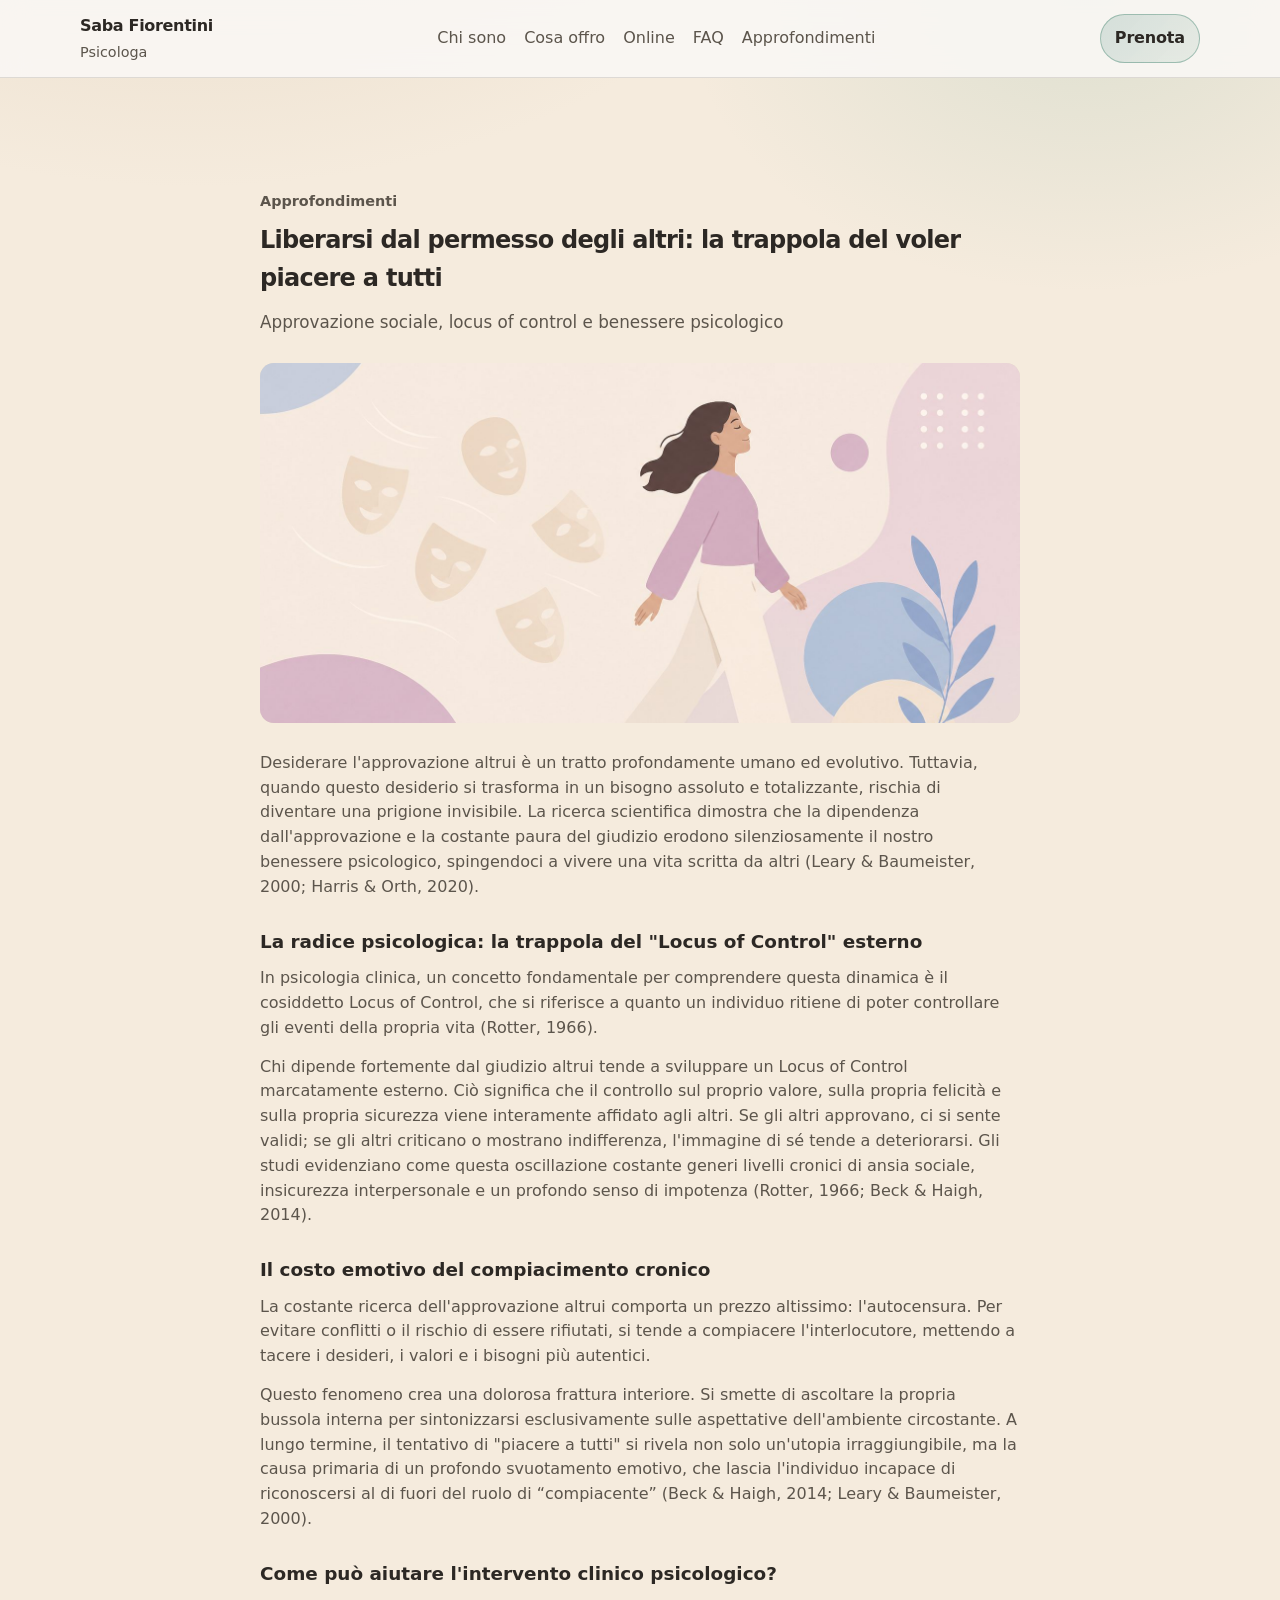
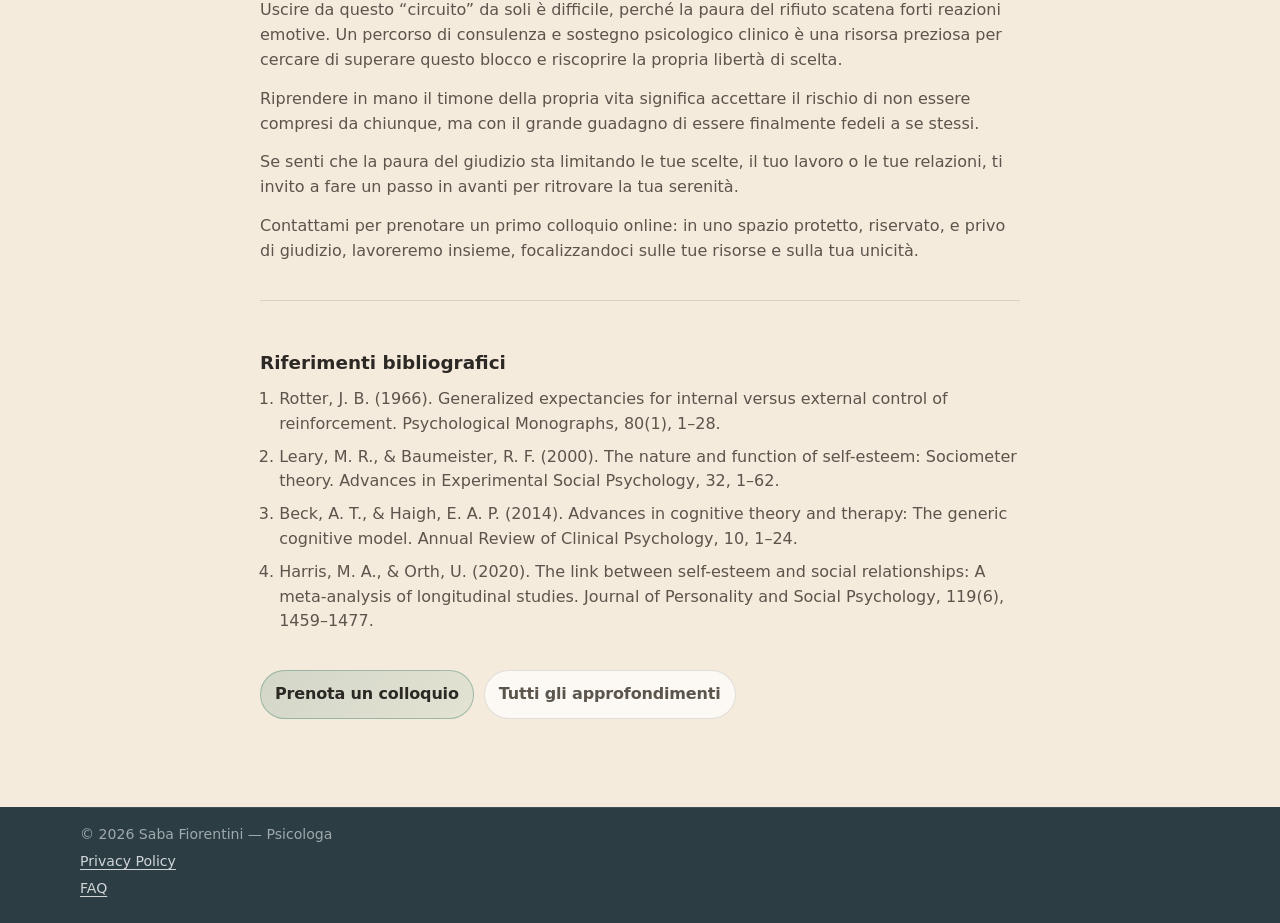
<file: voler-piacere-a-tutti.html>
<!doctype html>
<html lang="it">
  <head>
    <meta charset="UTF-8" />
    <meta name="viewport" content="width=device-width, initial-scale=1" />
    <title>Liberarsi dal permesso degli altri: la trappola del voler piacere a tutti | Saba Fiorentini</title>
    <meta name="description" content="Desiderare l'approvazione altrui è umano. Quando diventa un bisogno assoluto, però, rischia di diventare una prigione invisibile." />
    <meta name="keywords" content="approvazione sociale, locus of control, compiacenza, ansia sociale, autenticità" />
    <meta name="author" content="Saba Fiorentini" />
    <meta name="robots" content="index, follow, max-image-preview:large" />
    <link rel="canonical" href="https://www.sabafiorentinipsicologa.it/voler-piacere-a-tutti.html" />
    <meta property="og:type" content="article" />
    <meta property="og:title" content="Liberarsi dal permesso degli altri: la trappola del voler piacere a tutti" />
    <meta property="og:description" content="Desiderare l'approvazione altrui è umano. Quando diventa un bisogno assoluto, però, rischia di diventare una prigione invisibile." />
    <meta property="og:url" content="https://www.sabafiorentinipsicologa.it/voler-piacere-a-tutti.html" />
    <meta property="og:image" content="https://www.sabafiorentinipsicologa.it/assets/posts/voler-piacere-a-tutti.jpg" />
    <meta property="og:locale" content="it_IT" />
    <meta property="og:site_name" content="Saba Fiorentini — Psicologa" />
    <link rel="icon" href="./assets/favicon.png?v=6" type="image/png" sizes="192x192" />
    <link rel="icon" href="./assets/favicon.svg?v=6" type="image/svg+xml" />
    <link rel="stylesheet" href="./styles.css" />
  </head>
  <body>
    <a class="skip-link" href="#contenuto">Vai al contenuto</a>
    <header class="site-header">
      <div class="container header-inner">
        <a class="brand" href="./index.html#top" aria-label="Home">
          <span class="brand__name">Saba Fiorentini</span>
          <span class="brand__role">Psicologa</span>
        </a>
        <nav class="nav" id="nav-menu" aria-label="Navigazione principale">
          <a href="./index.html#chi-sono">Chi sono</a>
          <a href="./index.html#cosa-offro">Cosa offro</a>
          <a href="./index.html#online">Online</a>
          <a href="./faq.html">FAQ</a>
          <a href="./index.html#approfondimenti">Approfondimenti</a>
        </nav>
        <div class="header-actions">
          <button class="nav-toggle" type="button" aria-expanded="false" aria-controls="nav-menu" aria-label="Apri menu">
            <span class="nav-toggle__bar"></span>
            <span class="nav-toggle__bar"></span>
            <span class="nav-toggle__bar"></span>
          </button>
          <a class="btn btn--primary header-cta" href="./index.html#prenota">Prenota</a>
        </div>
      </div>
    </header>
    <main id="contenuto" class="section legal-page">
      <article class="container legal-page__inner article-page">
        <p class="article-kicker"><a href="./index.html#approfondimenti">Approfondimenti</a></p>
        <h1>Liberarsi dal permesso degli altri: la trappola del voler piacere a tutti</h1>
        <p class="article-subtitle">Approvazione sociale, locus of control e benessere psicologico</p>
        <img class="article-cover" src="./assets/posts/voler-piacere-a-tutti.jpg" alt="" width="1200" height="900" />
        <div class="article-body">
<p>Desiderare l'approvazione altrui è un tratto profondamente umano ed evolutivo. Tuttavia, quando questo desiderio si trasforma in un bisogno assoluto e totalizzante, rischia di diventare una prigione invisibile. La ricerca scientifica dimostra che la dipendenza dall'approvazione e la costante paura del giudizio erodono silenziosamente il nostro benessere psicologico, spingendoci a vivere una vita scritta da altri (Leary &amp; Baumeister, 2000; Harris &amp; Orth, 2020).</p>
<h2>La radice psicologica: la trappola del &quot;Locus of Control&quot; esterno</h2>
<p>In psicologia clinica, un concetto fondamentale per comprendere questa dinamica è il cosiddetto Locus of Control, che si riferisce a quanto un individuo ritiene di poter controllare gli eventi della propria vita (Rotter, 1966).</p>
<p>Chi dipende fortemente dal giudizio altrui tende a sviluppare un Locus of Control marcatamente esterno. Ciò significa che il controllo sul proprio valore, sulla propria felicità e sulla propria sicurezza viene interamente affidato agli altri. Se gli altri approvano, ci si sente validi; se gli altri criticano o mostrano indifferenza, l'immagine di sé tende a deteriorarsi. Gli studi evidenziano come questa oscillazione costante generi livelli cronici di ansia sociale, insicurezza interpersonale e un profondo senso di impotenza (Rotter, 1966; Beck &amp; Haigh, 2014).</p>
<h2>Il costo emotivo del compiacimento cronico</h2>
<p>La costante ricerca dell'approvazione altrui comporta un prezzo altissimo: l'autocensura. Per evitare conflitti o il rischio di essere rifiutati, si tende a compiacere l'interlocutore, mettendo a tacere i desideri, i valori e i bisogni più autentici.</p>
<p>Questo fenomeno crea una dolorosa frattura interiore. Si smette di ascoltare la propria bussola interna per sintonizzarsi esclusivamente sulle aspettative dell'ambiente circostante. A lungo termine, il tentativo di &quot;piacere a tutti&quot; si rivela non solo un'utopia irraggiungibile, ma la causa primaria di un profondo svuotamento emotivo, che lascia l'individuo incapace di riconoscersi al di fuori del ruolo di “compiacente” (Beck &amp; Haigh, 2014; Leary &amp; Baumeister, 2000).</p>
<h2>Come può aiutare l'intervento clinico psicologico?</h2>
<p>Uscire da questo “circuito” da soli è difficile, perché la paura del rifiuto scatena forti reazioni emotive. Un percorso di consulenza e sostegno psicologico clinico è una risorsa preziosa per cercare di superare questo blocco e riscoprire la propria libertà di scelta.</p>
<p>Riprendere in mano il timone della propria vita significa accettare il rischio di non essere compresi da chiunque, ma con il grande guadagno di essere finalmente fedeli a se stessi.</p>
<p>Se senti che la paura del giudizio sta limitando le tue scelte, il tuo lavoro o le tue relazioni, ti invito a fare un passo in avanti per ritrovare la tua serenità.</p>
<p>Contattami per prenotare un primo colloquio online: in uno spazio protetto, riservato, e privo di giudizio, lavoreremo insieme, focalizzandoci sulle tue risorse e sulla tua unicità.</p>
        </div>
        <section class="article-sources">
          <h2>Riferimenti bibliografici</h2>
          <ol>
            <li>Rotter, J. B. (1966). Generalized expectancies for internal versus external control of reinforcement. Psychological Monographs, 80(1), 1–28.</li>
            <li>Leary, M. R., &amp; Baumeister, R. F. (2000). The nature and function of self-esteem: Sociometer theory. Advances in Experimental Social Psychology, 32, 1–62.</li>
            <li>Beck, A. T., &amp; Haigh, E. A. P. (2014). Advances in cognitive theory and therapy: The generic cognitive model. Annual Review of Clinical Psychology, 10, 1–24.</li>
            <li>Harris, M. A., &amp; Orth, U. (2020). The link between self-esteem and social relationships: A meta-analysis of longitudinal studies. Journal of Personality and Social Psychology, 119(6), 1459–1477.</li>
          </ol>
        </section>
        <p class="legal-page__back">
          <a class="btn btn--primary" href="./index.html#prenota">Prenota un colloquio</a>
          <a class="btn btn--ghost" href="./index.html#approfondimenti">Tutti gli approfondimenti</a>
        </p>
      </article>
    </main>
    <footer class="site-footer">
      <div class="container footer-bottom">
        <div class="footer-bottom__inner">
          <p class="footer-bottom__copy">
            <span>© <span id="year"></span> Saba Fiorentini — Psicologa</span>
            <a href="./privacy.html">Privacy Policy</a>
            <a href="./faq.html">FAQ</a>
          </p>
        </div>
      </div>
    </footer>
    <script src="./js/config.js" defer></script>
    <script src="./js/main.js" defer></script>
    <script type="application/ld+json">
      {
  "@context": "https://schema.org",
  "@type": "BlogPosting",
  "headline": "Liberarsi dal permesso degli altri: la trappola del voler piacere a tutti",
  "description": "Desiderare l'approvazione altrui è umano. Quando diventa un bisogno assoluto, però, rischia di diventare una prigione invisibile.",
  "datePublished": "2026-07-14",
  "dateModified": "2026-08-15",
  "inLanguage": "it-IT",
  "author": {
    "@type": "Person",
    "name": "Saba Fiorentini",
    "url": "https://www.sabafiorentinipsicologa.it/"
  },
  "publisher": {
    "@type": "Person",
    "name": "Saba Fiorentini",
    "url": "https://www.sabafiorentinipsicologa.it/"
  },
  "mainEntityOfPage": "https://www.sabafiorentinipsicologa.it/voler-piacere-a-tutti.html",
  "keywords": "approvazione sociale, locus of control, compiacenza, ansia sociale, autenticità",
  "image": [
    "https://www.sabafiorentinipsicologa.it/assets/posts/voler-piacere-a-tutti.jpg"
  ]
}
    </script>
  </body>
</html>
</file>
<file: styles.css>
/* ==========================================================================
   Variabili CSS — palette, spaziature e dimensioni condivise
   ========================================================================== */
:root {
  --bg: #f5ebdd;
  --bg-soft: #e8dcc8;
  --card: #fffcf8;
  --card-strong: #fffcf8;
  --stroke: rgba(60, 50, 40, 0.14);
  --text: #2c2824;
  --muted: #5c554c;
  --muted-2: #7a7268;
  --accent: #3a7d69;
  --accent-2: #8cb7a2;
  --accent-soft: rgba(58, 125, 105, 0.14);
  --shadow: 0 12px 40px rgba(60, 50, 40, 0.1);
  --radius: 18px;
  --radius-sm: 14px;
  --container: 1120px;
  --header-height: 72px;
  --section-offset: calc(var(--header-height) + 16px);
}

/* ==========================================================================
   Reset e stili base
   ========================================================================== */
*,
*::before,
*::after {
  box-sizing: border-box;
}

html {
  scroll-behavior: smooth;
  scroll-snap-type: y mandatory;
}

.hero,
.section {
  min-height: 100vh;
  min-height: 100dvh;
  scroll-snap-align: start;
  scroll-snap-stop: always;
  overflow-y: auto;
  display: flex;
  flex-direction: column;
  justify-content: safe center;
  padding-top: var(--section-offset);
  padding-bottom: 24px;
  box-sizing: border-box;
}

section[id] {
  scroll-margin-top: 0;
}

body {
  margin: 0;
  font-family: Inter, system-ui, -apple-system, Segoe UI, Roboto, sans-serif;
  background: radial-gradient(1200px 800px at 15% -10%, rgba(210, 193, 167, 0.45), transparent 55%),
    radial-gradient(900px 650px at 85% 0%, rgba(140, 183, 162, 0.22), transparent 45%),
    radial-gradient(900px 650px at 50% 120%, rgba(58, 125, 105, 0.1), transparent 40%),
    var(--bg);
  color: var(--text);
  line-height: 1.55;
}

a {
  color: inherit;
  text-underline-offset: 0.18em;
}

/* ==========================================================================
   Layout: container, scroll snap e sezioni full-page
   ========================================================================== */
.container {
  width: min(var(--container), calc(100% - 40px));
  margin: 0 auto;
}

.skip-link {
  position: absolute;
  left: -9999px;
  top: auto;
  width: 1px;
  height: 1px;
  overflow: hidden;
}

.skip-link:focus {
  left: 14px;
  top: 14px;
  width: auto;
  height: auto;
  padding: 10px 12px;
  background: var(--card);
  border: 1px solid var(--stroke);
  border-radius: 12px;
  z-index: 999;
}

/* ==========================================================================
   Header e navigazione
   ========================================================================== */
.site-header {
  position: sticky;
  top: 0;
  z-index: 50;
  backdrop-filter: blur(14px);
  background: rgba(250, 248, 245, 0.88);
  border-bottom: 1px solid var(--stroke);
}

.header-inner {
  display: flex;
  align-items: center;
  justify-content: space-between;
  gap: 18px;
  padding: 14px 0;
  position: relative;
}

.header-actions {
  display: flex;
  align-items: center;
  gap: 10px;
  flex-shrink: 0;
}

.nav-toggle {
  display: none;
  flex-direction: column;
  justify-content: center;
  gap: 5px;
  width: 42px;
  height: 42px;
  padding: 10px;
  border: 1px solid var(--stroke);
  border-radius: 999px;
  background: rgba(255, 255, 255, 0.7);
  cursor: pointer;
}

.nav-toggle__bar {
  display: block;
  width: 100%;
  height: 2px;
  border-radius: 999px;
  background: var(--text);
  transition: transform 160ms ease, opacity 160ms ease;
}

.nav-toggle.is-open .nav-toggle__bar:nth-child(1) {
  transform: translateY(7px) rotate(45deg);
}

.nav-toggle.is-open .nav-toggle__bar:nth-child(2) {
  opacity: 0;
}

.nav-toggle.is-open .nav-toggle__bar:nth-child(3) {
  transform: translateY(-7px) rotate(-45deg);
}

.brand {
  display: grid;
  gap: 2px;
  text-decoration: none;
}

.brand__name {
  font-weight: 700;
  letter-spacing: -0.02em;
}

.brand__role {
  font-size: 0.9rem;
  color: var(--muted);
}

.nav {
  display: flex;
  align-items: center;
  gap: 18px;
}

.nav a {
  text-decoration: none;
  color: var(--muted);
  font-weight: 500;
}

.nav a:hover {
  color: var(--text);
}

.header-cta {
  display: inline-flex;
}

.btn {
  display: inline-flex;
  align-items: center;
  justify-content: center;
  gap: 10px;
  padding: 11px 14px;
  border-radius: 999px;
  border: 1px solid var(--stroke);
  text-decoration: none;
  font-weight: 600;
  letter-spacing: -0.01em;
  transition: transform 140ms ease, background 140ms ease, border-color 140ms ease, color 140ms ease;
  user-select: none;
}

button.btn {
  font: inherit;
  cursor: pointer;
  appearance: none;
}

.btn:active {
  transform: translateY(1px);
}

.btn--primary {
  border-color: rgba(58, 125, 105, 0.4);
  background: linear-gradient(135deg, rgba(58, 125, 105, 0.18), rgba(140, 183, 162, 0.16));
  color: var(--text);
}

.btn--primary:hover {
  border-color: rgba(58, 125, 105, 0.55);
  background: linear-gradient(135deg, rgba(58, 125, 105, 0.28), rgba(140, 183, 162, 0.24));
}

.btn--ghost {
  background: rgba(255, 255, 255, 0.7);
}

.btn--ghost:hover {
  background: #ffffff;
  border-color: rgba(60, 50, 40, 0.2);
}

.btn--whatsapp {
  border-color: #1faa52;
  background: #25d366;
  color: #ffffff;
}

.btn--whatsapp:hover {
  border-color: #1faa52;
  background: #1faa52;
  color: #ffffff;
}

.btn__icon {
  width: 18px;
  height: 18px;
  flex-shrink: 0;
}

.btn--submit {
  min-width: min(100%, 280px);
  padding: 16px 28px;
  font-size: 1.05rem;
  border: none;
  color: #ffffff;
  background: linear-gradient(135deg, #6b8f71, #557a5c);
  box-shadow: 0 10px 24px rgba(107, 143, 113, 0.28);
}

.btn--submit:hover {
  background: linear-gradient(135deg, #5f8266, #4c6d53);
  box-shadow: 0 12px 28px rgba(107, 143, 113, 0.34);
}

.btn--submit .btn__icon {
  width: 20px;
  height: 20px;
}

/* ==========================================================================
   Hero — prima sezione above the fold
   ========================================================================== */
.hero {
  padding-left: 0;
  padding-right: 0;
}

.hero-inner {
  display: grid;
  grid-template-columns: 1.18fr 0.82fr;
  gap: 28px;
  align-items: start;
}

.eyebrow {
  display: inline-flex;
  align-items: center;
  gap: 10px;
  margin: 0 0 10px;
  font-weight: 600;
  color: var(--accent);
}

.eyebrow__icon {
  width: 18px;
  height: 18px;
  flex-shrink: 0;
}

.hero h1 {
  margin: 0 0 14px;
  font-size: clamp(2rem, 3.4vw, 3.15rem);
  line-height: 1.08;
  letter-spacing: -0.03em;
}

.lead {
  margin: 0 0 18px;
  color: var(--muted);
  font-size: 1.06rem;
}

.hero-actions {
  display: flex;
  gap: 12px;
  flex-wrap: wrap;
  margin: 18px 0 18px;
}

.hero-highlights {
  margin: 0;
  padding: 0;
  list-style: none;
  display: grid;
  gap: 10px;
  color: var(--muted-2);
}

.hero-highlights li {
  display: flex;
  align-items: flex-start;
  gap: 10px;
}

.hero-highlights__icon {
  width: 18px;
  height: 18px;
  flex-shrink: 0;
  margin-top: 2px;
  color: var(--accent);
}

.hero-highlights strong {
  color: var(--text);
}

.hero-card {
  border: 1px solid var(--stroke);
  background: var(--card);
  border-radius: var(--radius);
  overflow: hidden;
  box-shadow: var(--shadow);
}

.hero-photo {
  width: 100%;
  height: auto;
  display: block;
  background: var(--bg-soft);
}

.hero-meta {
  padding: 14px 16px 16px;
  border-top: 1px solid var(--stroke);
}

.hero-meta__name {
  margin: 0;
  font-weight: 700;
  letter-spacing: -0.02em;
}

.hero-meta__detail {
  margin: 6px 0 0;
  color: var(--muted);
  font-size: 0.92rem;
}

/* ==========================================================================
   Sezioni interne, griglie e card
   ========================================================================== */
.section {
  padding-left: 0;
  padding-right: 0;
}

.section--alt {
  background: linear-gradient(180deg, var(--bg-soft), rgba(241, 230, 214, 0.65));
  border-top: 1px solid var(--stroke);
  border-bottom: 1px solid var(--stroke);
}

.section-head {
  max-width: 760px;
  margin-bottom: 22px;
}

.section-head h2 {
  margin: 0 0 10px;
  font-size: clamp(1.5rem, 2.3vw, 2rem);
  letter-spacing: -0.02em;
}

.section-head p {
  margin: 0;
  color: var(--muted);
}

.section-layout {
  display: grid;
  grid-template-columns: 1.15fr 0.85fr;
  gap: 28px;
  align-items: center;
}

.section-layout--reverse .section-visual {
  order: -1;
}

.section-visual img {
  width: 100%;
  height: auto;
  display: block;
  border-radius: var(--radius);
}

.card-icon {
  display: inline-flex;
  align-items: center;
  justify-content: center;
  width: 44px;
  height: 44px;
  margin-bottom: 12px;
  border-radius: 14px;
  background: var(--accent-soft);
  color: var(--accent);
}

.card-icon svg {
  width: 22px;
  height: 22px;
}

.card-icon--small {
  width: 36px;
  height: 36px;
  margin-bottom: 0;
  border-radius: 12px;
}

.card-icon--small svg {
  width: 18px;
  height: 18px;
}

.cta-card__header {
  display: flex;
  align-items: center;
  gap: 10px;
  margin-bottom: 10px;
}

.cta-card__header .cta-card__kicker {
  margin: 0;
}

.grid {
  display: grid;
  gap: 14px;
}

.grid--two {
  grid-template-columns: repeat(2, minmax(0, 1fr));
}

.grid--three {
  grid-template-columns: repeat(3, minmax(0, 1fr));
}

.card {
  border: 1px solid var(--stroke);
  background: var(--card);
  border-radius: var(--radius-sm);
  padding: 16px 16px 18px;
  box-shadow: 0 4px 16px rgba(60, 50, 40, 0.04);
}

.card--photo {
  padding: 0 0 14px;
  overflow: hidden;
  display: flex;
  flex-direction: column;
  gap: 8px;
}

.card--photo .card__image {
  display: block;
  width: 100%;
  aspect-ratio: 16 / 9;
  max-height: 120px;
  object-fit: cover;
  object-position: center 28%;
  background: var(--bg-soft);
}

.card--photo h3,
.card--photo p {
  padding: 0 14px;
}

.card h3 {
  margin: 0 0 8px;
  letter-spacing: -0.02em;
}

.card--photo h3 {
  margin: 0;
  font-size: 1.05rem;
}

.card p {
  margin: 0;
  color: var(--muted);
}

.card--photo p {
  font-size: 0.92rem;
  line-height: 1.45;
}

.callout {
  margin-top: 14px;
  border: 1px solid rgba(107, 143, 113, 0.3);
  background: linear-gradient(135deg, rgba(107, 143, 113, 0.1), rgba(143, 168, 143, 0.06));
  border-radius: var(--radius-sm);
  padding: 16px;
}

.callout--icon {
  display: flex;
  align-items: flex-start;
  gap: 14px;
}

.callout-icon {
  display: inline-flex;
  align-items: center;
  justify-content: center;
  width: 44px;
  height: 44px;
  flex-shrink: 0;
  border-radius: 14px;
  background: rgba(255, 255, 255, 0.65);
  color: var(--accent);
}

.callout-icon svg {
  width: 22px;
  height: 22px;
}

.callout__title {
  margin: 0 0 6px;
  font-weight: 700;
}

.callout__body {
  margin: 0;
  color: var(--muted);
}

.session-info {
  margin-top: 28px;
}

.section-head--nested {
  margin-bottom: 16px;
}

.section-head--nested h3 {
  margin: 0 0 8px;
  letter-spacing: -0.02em;
  font-size: 1.35rem;
}

.section-head--nested p {
  margin: 0;
  color: var(--muted);
  max-width: 62ch;
}

.session-card__label {
  margin: 0 0 6px;
  color: var(--accent);
  font-size: 0.92rem;
  font-weight: 700;
}

.session-card__duration {
  margin: 0 0 14px;
  font-size: 1.45rem;
  letter-spacing: -0.03em;
}

.session-card p {
  margin: 0 0 12px;
  color: var(--muted);
}

.session-card p:last-child {
  margin-bottom: 0;
}

.session-info__more {
  margin: 16px 0 0;
  color: var(--muted);
}

.session-info__more a {
  color: var(--accent);
  font-weight: 600;
}

.cta {
  display: grid;
  grid-template-columns: 1.2fr 0.8fr;
  gap: 14px;
  align-items: start;
}

.cta-copy h2 {
  margin: 0 0 10px;
  letter-spacing: -0.02em;
}

.cta-copy p {
  margin: 0 0 16px;
  color: var(--muted);
}

.cta-actions {
  display: flex;
  gap: 12px;
  flex-wrap: wrap;
  justify-content: center;
  margin-top: 8px;
}

.consent {
  display: flex;
  align-items: flex-start;
  gap: 10px;
  margin: 16px 0 8px;
  color: var(--muted);
  font-size: 0.95rem;
  line-height: 1.45;
}

.consent input {
  width: auto;
  margin-top: 4px;
  flex-shrink: 0;
  accent-color: var(--accent);
}

.consent a {
  color: var(--accent);
  font-weight: 600;
}

.btn--disabled {
  opacity: 0.55;
  pointer-events: none;
}

.muted {
  color: var(--muted);
}

/* ==========================================================================
   Form contatti e sezione Prenota
   ========================================================================== */
.form {
  margin-top: 14px;
}

.form-grid {
  display: grid;
  gap: 12px;
  grid-template-columns: repeat(2, minmax(0, 1fr));
  margin-bottom: 12px;
}

.field {
  display: grid;
  gap: 6px;
}

.field span {
  color: var(--muted-2);
  font-size: 0.92rem;
  font-weight: 600;
}

input,
textarea {
  width: 100%;
  border-radius: 14px;
  border: 1px solid var(--stroke);
  background: #ffffff;
  color: var(--text);
  padding: 11px 12px;
  font: inherit;
  outline: none;
}

textarea {
  resize: vertical;
  min-height: 120px;
}

input:focus,
textarea:focus {
  border-color: rgba(107, 143, 113, 0.55);
  box-shadow: 0 0 0 3px rgba(107, 143, 113, 0.12);
}

.form-note {
  margin: 12px 0 0;
  color: var(--muted-2);
  font-size: 0.92rem;
}

.form-status {
  margin: 12px 0 0;
  text-align: center;
  color: var(--accent);
  font-weight: 600;
}

.form-status--error {
  color: #9a3b2f;
}

.honey {
  position: absolute;
  left: -9999px;
  opacity: 0;
  height: 0;
  width: 0;
  overflow: hidden;
}

.cta-card {
  border: 1px solid var(--stroke);
  background: var(--card-strong);
  border-radius: var(--radius);
  padding: 16px;
  box-shadow: var(--shadow);
}

.cta-card__kicker {
  margin: 0 0 10px;
  font-weight: 700;
  color: var(--text);
}

.cta-card__list {
  margin: 0;
  padding: 0;
  list-style: none;
  display: grid;
  gap: 10px;
}

.cta-card__list li {
  display: grid;
  gap: 2px;
}

.cta-card__list span {
  color: var(--muted-2);
  font-size: 0.92rem;
}

.cta-card__list a {
  color: var(--accent);
  font-weight: 600;
}

.cta-card__actions {
  display: grid;
  gap: 10px;
  margin-top: 14px;
}

.cta-card__actions .btn {
  width: 100%;
}

.cta-card__note {
  margin: 12px 0 0;
  color: var(--muted-2);
  font-size: 0.9rem;
}

/* ==========================================================================
   Footer
   ========================================================================== */
.site-footer {
  background: #2c3e44;
  color: rgba(255, 255, 255, 0.88);
  scroll-snap-align: start;
}

.footer-back-top {
  display: none;
}

.footer-grid {
  display: grid;
  grid-template-columns: 1.4fr repeat(4, 1fr);
  gap: 28px 20px;
  padding: 48px 0 36px;
}

.footer-brand__name {
  margin: 0 0 12px;
  font-family: Georgia, "Times New Roman", serif;
  font-size: 1.35rem;
  font-weight: 700;
  letter-spacing: -0.02em;
  color: #ffffff;
}

.footer-brand__text {
  margin: 0;
  color: rgba(255, 255, 255, 0.72);
  font-size: 0.92rem;
  line-height: 1.6;
  max-width: 280px;
}

.footer-col__title {
  margin: 0 0 14px;
  font-size: 0.78rem;
  font-weight: 700;
  letter-spacing: 0.08em;
  text-transform: uppercase;
  color: rgba(255, 255, 255, 0.55);
}

.footer-links {
  margin: 0;
  padding: 0;
  list-style: none;
  display: grid;
  gap: 10px;
}

.footer-links a {
  color: rgba(255, 255, 255, 0.88);
  text-decoration: none;
  overflow-wrap: anywhere;
}

.footer-links a:hover {
  color: #ffffff;
}

.footer-links--icons li {
  display: flex;
  align-items: flex-start;
  gap: 10px;
  color: rgba(255, 255, 255, 0.82);
  font-size: 0.92rem;
  line-height: 1.45;
}

.footer-icon {
  width: 16px;
  height: 16px;
  flex-shrink: 0;
  margin-top: 2px;
  color: #c4a882;
}

.footer-bottom {
  border-top: 1px solid rgba(255, 255, 255, 0.1);
}

.footer-bottom__inner {
  display: flex;
  align-items: center;
  justify-content: space-between;
  gap: 12px;
  flex-wrap: wrap;
  padding: 16px 0 24px;
  color: rgba(255, 255, 255, 0.55);
  font-size: 0.88rem;
}

.footer-bottom__inner p {
  margin: 0;
}

.footer-bottom__copy {
  display: flex;
  flex-direction: column;
  gap: 6px;
  line-height: 1.5;
}

.footer-bottom__link {
  color: rgba(255, 255, 255, 0.72);
  text-decoration: none;
  border: 1px solid rgba(255, 255, 255, 0.18);
  padding: 8px 12px;
  border-radius: 999px;
  font-size: 0.88rem;
}

.footer-bottom__link:hover {
  color: #ffffff;
  border-color: rgba(255, 255, 255, 0.35);
}

/* ==========================================================================
   Barra contatti mobile (WhatsApp + Email)
   ========================================================================== */
.mobile-dock {
  display: none;
}

/* ==========================================================================
   Pagina di conferma invio form (grazie.html)
   ========================================================================== */
.thank-you__title {
  margin: 0 0 10px;
  letter-spacing: -0.02em;
}

.thank-you__text {
  margin: 0;
  color: var(--muted);
}

.thank-you__actions {
  margin-top: 14px;
}

/* ==========================================================================
   Privacy Policy, FAQ e pagine documentali (niente scroll-snap)
   ========================================================================== */
html:has(.legal-page) {
  scroll-snap-type: none;
}

.legal-page.section {
  justify-content: flex-start;
  min-height: auto;
  overflow: visible;
  scroll-snap-align: none;
  scroll-snap-stop: normal;
}

body:has(.legal-page) .site-footer {
  scroll-snap-align: none;
}

.legal-page__inner {
  max-width: 760px;
  padding: 24px 0 48px;
}

.legal-page h1 {
  margin: 0 0 12px;
  letter-spacing: -0.03em;
}

.legal-page__lead {
  color: var(--muted);
  margin: 0 0 28px;
}

.legal-page h2 {
  margin: 28px 0 10px;
  font-size: 1.15rem;
}

.legal-page p,
.legal-page li {
  color: var(--muted);
}

.legal-page ul {
  padding-left: 1.2em;
}

.legal-page__back {
  margin-top: 36px;
  display: flex;
  flex-wrap: wrap;
  gap: 10px;
}

.article-kicker {
  margin: 0 0 10px;
  font-size: 0.9rem;
  font-weight: 600;
}

.article-kicker a {
  color: var(--muted);
  text-decoration: none;
}

.article-kicker a:hover {
  color: var(--text);
}

.article-subtitle {
  margin: 0 0 28px;
  color: var(--muted);
  font-size: 1.05rem;
}

.article-cover {
  display: block;
  width: 100%;
  max-height: 360px;
  object-fit: cover;
  object-position: center 22%;
  border-radius: var(--radius-sm);
  margin: 0 0 28px;
  background: var(--bg-soft);
}

.article-body h2 {
  margin: 28px 0 10px;
  font-size: 1.15rem;
}

.article-body p {
  margin: 0 0 14px;
}

.article-sources {
  margin-top: 36px;
  padding-top: 20px;
  border-top: 1px solid var(--stroke);
}

.article-sources ol {
  padding-left: 1.2em;
  margin: 0;
}

.article-sources li {
  margin-bottom: 8px;
}

/* ==========================================================================
   FAQ
   ========================================================================== */
.faq-list {
  display: grid;
  gap: 10px;
}

.faq-item {
  border: 1px solid var(--stroke);
  background: #ffffff;
  border-radius: var(--radius-sm);
  padding: 0 16px;
}

.faq-item summary {
  cursor: pointer;
  list-style: none;
  padding: 16px 0;
  font-weight: 700;
  letter-spacing: -0.01em;
}

.faq-item summary::-webkit-details-marker {
  display: none;
}

.faq-item summary::after {
  content: "+";
  float: right;
  color: var(--accent);
  font-weight: 700;
}

.faq-item[open] summary::after {
  content: "–";
}

.faq-item p {
  margin: 0 0 16px;
  color: var(--muted);
}

.faq-item a {
  color: var(--accent);
  font-weight: 600;
}

/* ==========================================================================
   Banner cookie
   ========================================================================== */
.cookie-banner {
  position: fixed;
  left: 16px;
  right: 16px;
  bottom: 16px;
  z-index: 90;
  max-width: 720px;
  margin: 0 auto;
}

.cookie-banner[hidden] {
  display: none !important;
}

.cookie-banner__inner {
  background: #ffffff;
  border: 1px solid var(--stroke);
  border-radius: var(--radius);
  box-shadow: 0 18px 50px rgba(44, 40, 36, 0.18);
  padding: 18px;
}

.cookie-banner__title {
  margin: 0 0 6px;
  font-weight: 700;
}

.cookie-banner__copy p {
  margin: 0;
  color: var(--muted);
  font-size: 0.95rem;
}

.cookie-banner__copy a {
  color: var(--accent);
  font-weight: 600;
}

.cookie-banner__actions {
  display: flex;
  flex-wrap: wrap;
  gap: 8px;
  margin-top: 14px;
}

.cookie-banner__btn {
  flex: 1 1 auto;
  min-height: 44px;
}

.cookie-panel {
  margin-top: 14px;
  padding-top: 14px;
  border-top: 1px solid var(--stroke);
  display: grid;
  gap: 12px;
}

.cookie-panel[hidden] {
  display: none !important;
}

.cookie-option {
  display: flex;
  gap: 10px;
  align-items: flex-start;
  color: var(--muted);
  font-size: 0.92rem;
}

.cookie-option input {
  width: auto;
  margin-top: 3px;
  accent-color: var(--accent);
}

.footer-bottom__copy a {
  color: rgba(255, 255, 255, 0.78);
  text-decoration: underline;
  text-underline-offset: 0.18em;
}

.footer-bottom__copy a:hover {
  color: #ffffff;
}

@media (max-width: 920px) {
  .cookie-banner {
    left: 10px;
    right: 10px;
    bottom: calc(12px + env(safe-area-inset-bottom, 0px));
  }

  .cookie-banner__actions {
    flex-direction: column;
  }
}

/* ==========================================================================
   Approfondimenti (card foto + titolo)
   ========================================================================== */
#approfondimenti .section-head {
  margin-bottom: 14px;
}

#approfondimenti .section-head h2 {
  font-size: clamp(1.35rem, 2vw, 1.75rem);
  margin-bottom: 6px;
}

#approfondimenti .section-head p {
  font-size: 0.95rem;
}

.posts-grid {
  display: grid;
  grid-template-columns: repeat(2, minmax(0, 1fr));
  gap: 12px;
}

.posts-empty {
  margin: 0;
  color: var(--muted);
}

a.post-card {
  text-decoration: none;
  color: inherit;
  border: 1px solid var(--stroke);
  background: var(--card);
  border-radius: var(--radius);
  padding: 0 0 12px;
  box-shadow: var(--shadow);
  display: flex;
  flex-direction: column;
  gap: 8px;
  overflow: hidden;
  transition: transform 0.2s ease, box-shadow 0.2s ease;
}

a.post-card:hover {
  transform: translateY(-2px);
  box-shadow: 0 16px 44px rgba(60, 50, 40, 0.12);
}

a.post-card:focus-visible {
  outline: 2px solid var(--accent);
  outline-offset: 3px;
}

.post-card__image {
  display: block;
  width: 100%;
  aspect-ratio: 16 / 9;
  max-height: 150px;
  object-fit: cover;
  object-position: center 22%;
  background: var(--bg-soft);
}

.post-card__title {
  margin: 0;
  padding: 0 14px;
  font-size: 1rem;
  letter-spacing: -0.02em;
  line-height: 1.3;
  display: -webkit-box;
  -webkit-line-clamp: 2;
  -webkit-box-orient: vertical;
  overflow: hidden;
}

.post-card__btn {
  align-self: flex-start;
  margin: 0 14px;
  margin-top: auto;
  pointer-events: none;
  padding: 7px 12px;
  font-size: 0.88rem;
}

body.post-open {
  overflow: hidden;
}

.post-dialog {
  position: fixed;
  inset: 0;
  z-index: 80;
  display: none;
  align-items: flex-start;
  justify-content: center;
  padding: calc(var(--header-height) + 16px) 16px 24px;
  background: rgba(44, 40, 36, 0.45);
  overflow-y: auto;
}

.post-dialog.is-open {
  display: flex;
}

.post-dialog__panel {
  width: min(760px, 100%);
  background: #ffffff;
  border-radius: var(--radius);
  padding: 28px 24px 24px;
  box-shadow: 0 24px 60px rgba(44, 40, 36, 0.22);
  position: relative;
}

.post-dialog__close {
  position: absolute;
  top: 10px;
  right: 12px;
  width: 40px;
  height: 40px;
  border: none;
  background: transparent;
  color: var(--muted);
  font-size: 1.8rem;
  line-height: 1;
  cursor: pointer;
}

.post-dialog__close:hover {
  color: var(--text);
}

.post-dialog__date {
  margin: 0 0 8px;
  color: var(--muted-2);
  font-size: 0.9rem;
  font-weight: 600;
}

.post-dialog__title {
  margin: 0 0 10px;
  letter-spacing: -0.02em;
  line-height: 1.3;
  padding-right: 28px;
}

.post-dialog__subtitle {
  margin: 0 0 18px;
  color: var(--muted);
  font-size: 1.05rem;
}

.post-dialog__body h3 {
  margin: 22px 0 8px;
  font-size: 1.05rem;
}

.post-dialog__body p {
  margin: 0 0 12px;
  color: var(--muted);
}

.post-dialog__sources {
  margin-top: 20px;
  padding-top: 16px;
  border-top: 1px solid var(--stroke);
}

.post-dialog__sources h4 {
  margin: 0 0 10px;
  font-size: 0.95rem;
}

.post-dialog__sources ul,
.post-dialog__sources ol {
  margin: 0;
  padding-left: 18px;
  color: var(--muted-2);
  font-size: 0.88rem;
}

.post-dialog__sources li {
  margin-bottom: 8px;
  line-height: 1.45;
}

.post-dialog__actions {
  display: flex;
  flex-wrap: wrap;
  gap: 10px;
  margin-top: 22px;
}

/* ==========================================================================
   Responsive — tablet e mobile (max-width: 920px)
   ========================================================================== */
@media (max-width: 920px) {
  :root {
    --mobile-dock-height: 76px;
  }

  html {
    scroll-snap-type: y proximity;
  }

  .hero,
  .section {
    scroll-snap-stop: normal;
  }

  .footer-back-top {
    display: block;
    padding-top: 28px;
  }

  #prenota {
    min-height: calc(100dvh - var(--header-height));
    overflow-y: visible;
    scroll-snap-align: none;
    padding-bottom: calc(40px + var(--mobile-dock-height, 76px));
  }

  .footer-back-top__link {
    display: flex;
    align-items: center;
    justify-content: center;
    width: 100%;
    padding: 12px 14px;
    border-radius: 999px;
    border: 1px solid rgba(255, 255, 255, 0.22);
    color: #ffffff;
    text-decoration: none;
    font-weight: 600;
    background: rgba(255, 255, 255, 0.08);
  }

  .footer-back-top__link:hover {
    background: rgba(255, 255, 255, 0.14);
  }

  .footer-grid {
    grid-template-columns: 1fr;
    gap: 28px;
    padding: 20px 0 32px;
  }

  .footer-bottom__link {
    display: none;
  }

  .site-footer {
    padding-bottom: env(safe-area-inset-bottom, 0px);
  }

  .nav-toggle {
    display: inline-flex;
  }

  .nav {
    display: none;
    position: absolute;
    top: 100%;
    left: 0;
    right: 0;
    flex-direction: column;
    align-items: stretch;
    gap: 4px;
    padding: 12px 20px 16px;
    background: rgba(250, 248, 245, 0.98);
    border-bottom: 1px solid var(--stroke);
    box-shadow: 0 12px 24px rgba(60, 50, 40, 0.08);
  }

  .nav.is-open {
    display: flex;
  }

  .nav a {
    padding: 10px 12px;
    border-radius: 12px;
  }

  .nav a:hover {
    background: rgba(107, 143, 113, 0.08);
  }

  .header-cta {
    padding: 10px 12px;
    font-size: 0.92rem;
  }

  .hero-inner {
    grid-template-columns: 1fr;
  }

  .section-layout,
  .section-layout--reverse {
    grid-template-columns: 1fr;
  }

  .section-layout--reverse .section-visual {
    order: 0;
  }

  .section-visual {
    max-width: 360px;
    margin: 0 auto;
  }

  .cta {
    display: block;
  }

  .posts-grid {
    grid-template-columns: 1fr;
  }

  .cta-card {
    display: none;
  }

  /* Fallback: se JS non è attivo, mostra i contatti rapidi nella pagina */
  .no-js .cta-card {
    display: block;
    margin-top: 18px;
  }

  .mobile-dock {
    display: grid;
    grid-template-columns: 1.45fr 1fr;
    gap: 8px;
    position: fixed;
    left: 0;
    right: 0;
    bottom: 0;
    z-index: 40;
    padding: 10px 16px;
    padding-bottom: calc(10px + env(safe-area-inset-bottom, 0px));
    background: #faf8f5;
    border-top: 1px solid var(--stroke);
    box-shadow: 0 -8px 24px rgba(60, 50, 40, 0.1);
    opacity: 0;
    visibility: hidden;
    pointer-events: none;
  }

  .mobile-dock.is-visible {
    opacity: 1;
    visibility: visible;
    pointer-events: auto;
  }

  .mobile-dock__btn {
    display: inline-flex;
    align-items: center;
    justify-content: center;
    gap: 8px;
    min-height: 48px;
    padding: 10px 12px;
    border-radius: 999px;
    text-decoration: none;
    font-weight: 600;
    font-size: 0.88rem;
    line-height: 1.2;
    text-align: center;
    border: none;
  }

  .mobile-dock__btn--whatsapp {
    background: #2d6a6a;
    color: #ffffff;
  }

  .mobile-dock__btn--whatsapp:hover {
    background: #245656;
  }

  .mobile-dock__btn--email {
    background: #a67c52;
    color: #ffffff;
  }

  .mobile-dock__btn--email:hover {
    background: #8f6844;
  }

  .mobile-dock__btn .btn__icon {
    width: 16px;
    height: 16px;
    flex-shrink: 0;
  }

  .footer-brand {
    grid-column: auto;
  }

  .footer-brand__name {
    font-size: 1.5rem;
  }

  .footer-brand__text {
    max-width: none;
    font-size: 1rem;
    line-height: 1.65;
  }

  .footer-col__title {
    font-size: 0.82rem;
    margin-bottom: 12px;
  }

  .footer-links {
    gap: 12px;
    font-size: 1rem;
  }

  .footer-links--icons li {
    font-size: 1rem;
    line-height: 1.55;
  }

  .footer-bottom__inner {
    flex-direction: column;
    align-items: flex-start;
    gap: 16px;
    padding: 20px 0 calc(24px + env(safe-area-inset-bottom, 0px));
    font-size: 0.95rem;
    color: rgba(255, 255, 255, 0.72);
  }

  .footer-bottom__link {
    width: 100%;
    text-align: center;
    padding: 12px 14px;
  }
}

/* ==========================================================================
   Responsive — smartphone (max-width: 720px)
   ========================================================================== */
@media (max-width: 720px) {
  :root {
    --header-height: 64px;
    --section-offset: calc(var(--header-height) + 20px);
  }

  .hero,
  .section {
    justify-content: flex-start;
    scroll-snap-stop: normal;
  }

  .grid--two,
  .grid--three {
    grid-template-columns: 1fr;
  }
  .form-grid {
    grid-template-columns: 1fr;
  }
  .header-inner {
    padding: 12px 0;
  }
  .hero,
  .section {
    padding-bottom: 16px;
  }

  #prenota textarea {
    min-height: 96px;
  }
}
</file>
